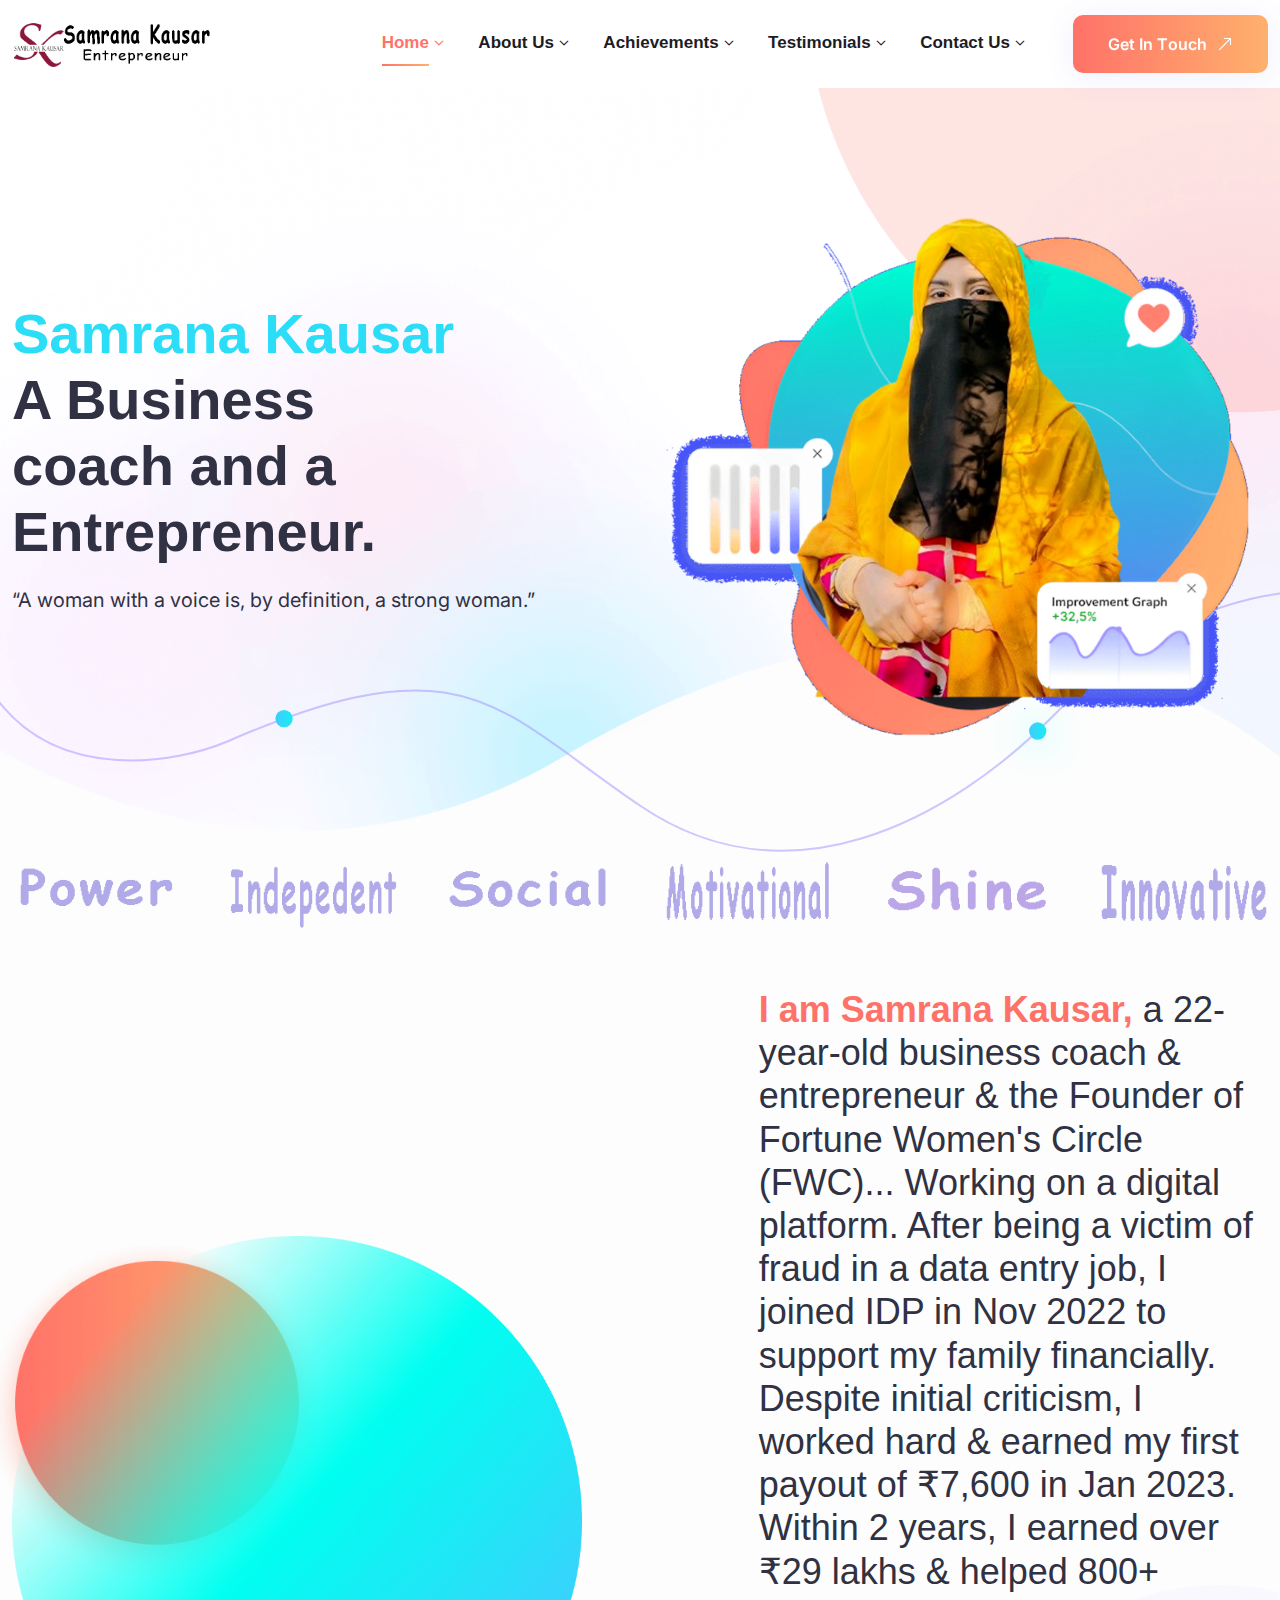
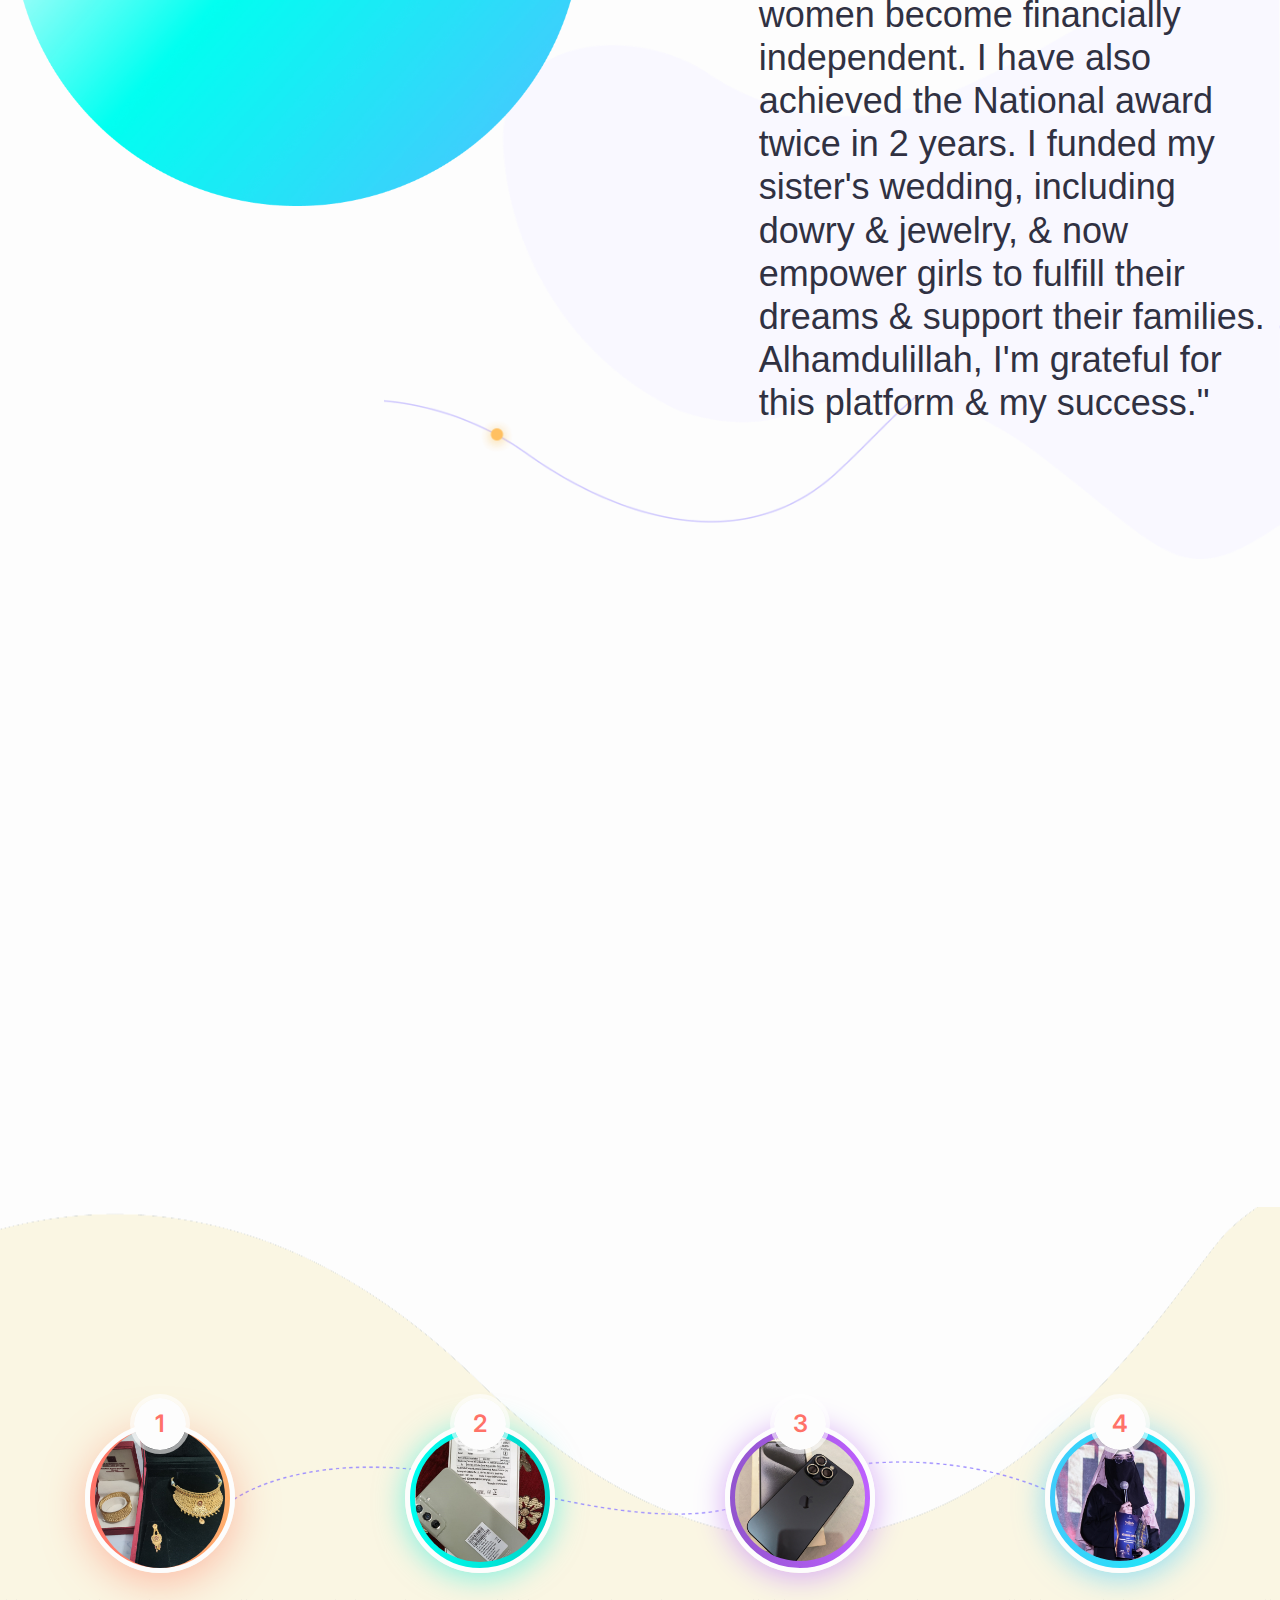
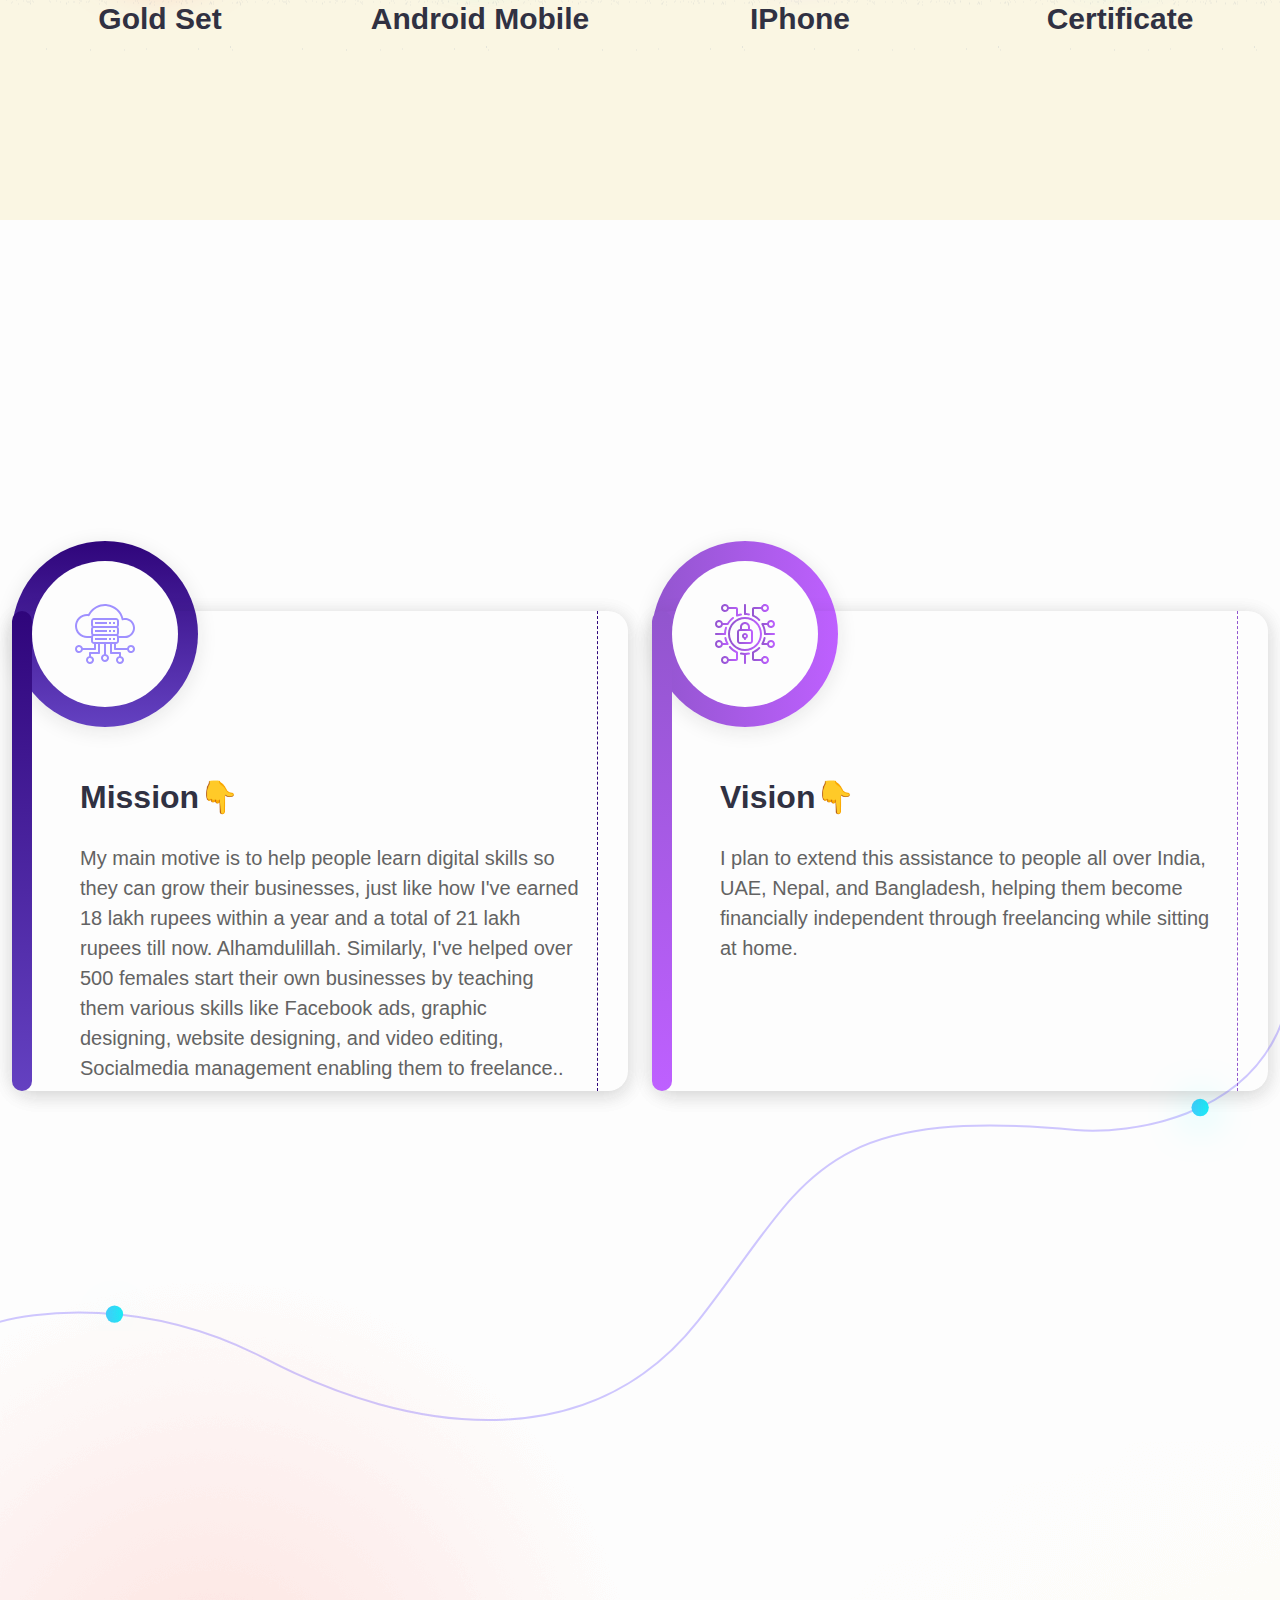
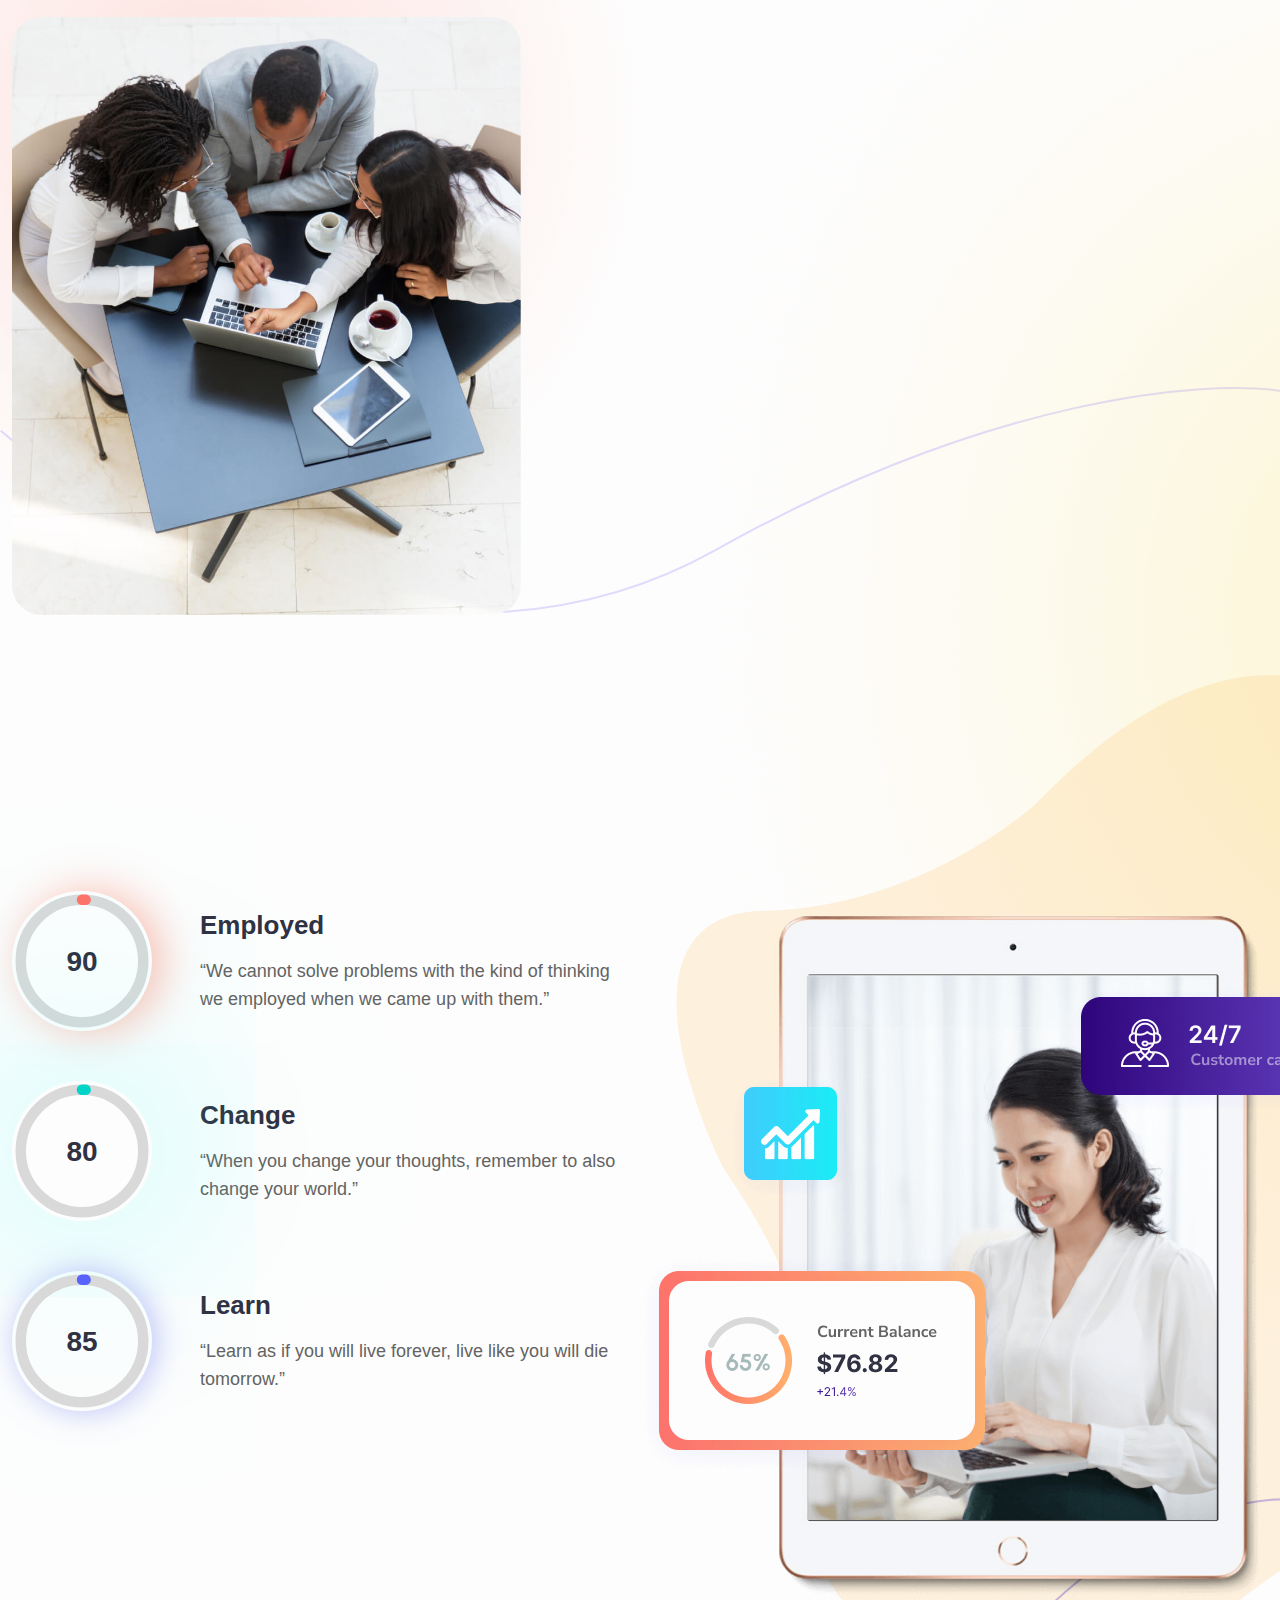
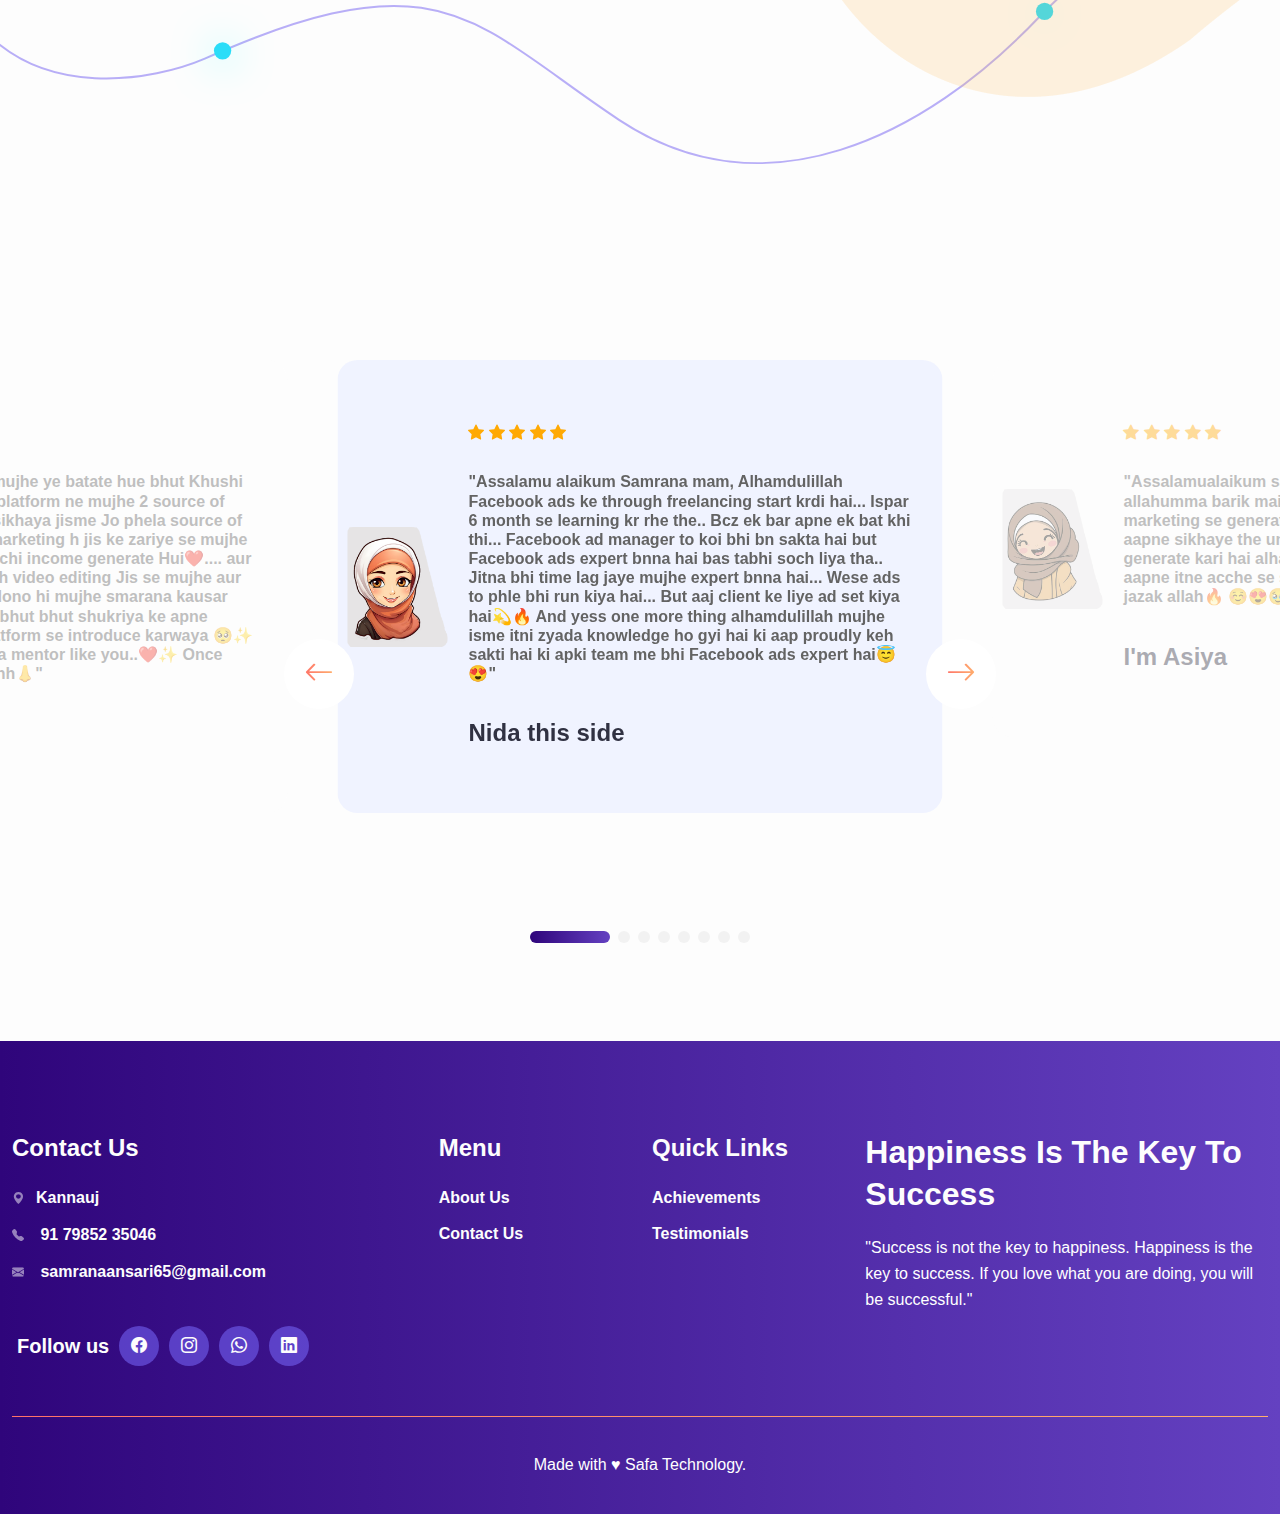
<file: index.html>
<!DOCTYPE html>
<html lang="zxx">
    
<!-- Mirrored from wpthemebooster.com/demo/themeforest/html/digicove/index.html by HTTrack Website Copier/3.x [XR&CO'2014], Fri, 19 Apr 2024 05:22:52 GMT -->
<head>
        <!-- Meta Tags -->
        <meta charset="utf-8">
        <meta http-equiv="X-UA-Compatible" content="IE=edge">
        <meta name="viewport" content="width=device-width, initial-scale=1, maximum-scale=1, user-scalable=0">
        <meta name="description" content="Mrittik is a Modern Architecture Theme">
        <meta name="author" content="">

        <!-- Favicon and touch Icons -->
        <link href="assets/img/01.png" rel="shortcut icon" type="image/png">
        <link href="assets/img/apple-touch-icon.html" rel="apple-touch-icon">
        <link href="assets/img/apple-touch-icon-72x72.html" rel="apple-touch-icon" sizes="72x72">
        <link href="assets/img/apple-touch-icon-114x114.html" rel="apple-touch-icon" sizes="114x114">
        <link href="assets/img/apple-touch-icon-144x144.html" rel="apple-touch-icon" sizes="144x144">

        <!-- Page Title -->
        <title>Samrana Kausar - Home</title>
        
        <!-- Styles Include -->
        <link rel="stylesheet" href="assets/css/main.css">
        
    </head>


    <body>

        <!-- Preloader -->
        <div id="preloader">
			<div class="preloader-inner">
				<div class="spinner"></div>
				<div class="loading-text">
				
				    <span data-preloader-text="F" class="characters">F</span>
					
					<span data-preloader-text="W" class="characters">W</span>
					
					<span data-preloader-text="C" class="characters">C</span><br>
					
					<span data-preloader-text="By" class="characters">by</span><br>
					
					<span data-preloader-text="S" class="characters">S</span>

					<span data-preloader-text="A" class="characters">A</span>
					
					<span data-preloader-text="M" class="characters">M</span>
					
					<span data-preloader-text="R" class="characters">R</span>

					<span data-preloader-text="A" class="characters">A</span>
	
				    <span data-preloader-text="N" class="characters">N</span>
					
					<span data-preloader-text="A" class="characters">A</span><br>
					
					<span data-preloader-text="K" class="characters">K</span>
					<span data-preloader-text="A" class="characters">A</span>
					<span data-preloader-text="U" class="characters">U</span>
					<span data-preloader-text="S" class="characters">S</span>
					<span data-preloader-text="A" class="characters">A</span>
					<span data-preloader-text="R" class="characters">R</span>
					
					
				</div>
			</div>
		</div>

        
        <!-- Header -->
		<header class="header py-4 py-lg-0">				
            <div class="container">
                <div class="header_inner d-flex align-items-center justify-content-between">
                    <div class="logo flex-shrink-0">
                        <a href="index.html" class="logo-default"><img src="assets/img/logo.png" alt="logo"></a>
                    </div>

                    
                    <div class="header_right_part d-flex align-items-center justify-content-between gap-lg-5">
                        <div class="mainnav d-none d-lg-block">
                            <ul class="main-menu">
                                <li class="menu-item menu-item-has-children"><a href="index.html"><span>Home</span></a>
                                   
                                </li>

                                <li class="menu-item menu-item-has-children"><a href="about.html"><span>About Us</span></a>
                                    
                                </li>

                                <li class="menu-item menu-item-has-children"><a href="achievement.html"><span>Achievements</span></a>
                                    
                                </li>

                                <li class="menu-item menu-item-has-children"><a href="testimonial.html"><span>Testimonials</span></a>
                                    
                                </li>

                                <li class="menu-item menu-item-has-children"><a href="contact.html"><span>Contact Us</span></a>
                                    
                                </li>
                                
                            </ul>
                        </div>

                        <div class="btn-part d-flex align-items-center gap-4">
                            <div class="btn-group d-none d-lg-block">								
                                <a href="contact.html" class="btn">Get In Touch <span class="btn-arrow-hover"><i class="bi bi-arrow-up-right"></i><i class="bi bi-arrow-up-right"></i></span></a>
                            </div>

                            <!-- Mobile Responsive Menu Toggle Button -->
                            <button type="button" class="mr-menu_toggle d-lg-none">
                                <i class="bi bi-list"></i>
                            </button>
                        </div>
                    </div>
                </div>
			</div>
		</header>

        <!-- Mobile Responsive Menu -->
		<div class="mr-menu">
			<div class="mr-menu_overlay"></div>
			<button type="button" class="mr-menu_close"><i class="bi bi-x-lg"></i></button>
            <div class="logo"></div> <!-- Keep this div empty. Logo will come here by JavaScript -->
			<div class="mr_navmenu"></div> <!-- Keep this div empty. Menu will come here by JavaScript -->
		</div>

        
        <!-- Main Wrapper-->
        <main class="wrapper">

            <section class="wptb-slider" style="background-image: url('assets/img/slider/bg-1.png')">
                <div class="container">
                    <div class="wptb-slider--wrapper">
                        <div class="wptb-slider--item">
                            <div class="row align-items-center">
                                <div class="col-md-6 col-sm-9">
                                    <div class="wptb-slider--content">
                                        <h1>
                                            <a href="index.html">Samrana Kausar</a><br> A Business <br>coach and a Entrepreneur.
                                        </h1>
                                        <p>“A woman with a voice is, by definition, a strong woman.” </p>

                                    </div>
                                </div>
                                <div class="col-md-6">
                                    <div class="wptb-slider--img">
                                        <img src="assets/img/slider/home0.png" alt="img">
                                    </div>
                                </div>
                            </div>
                        </div>
                    </div>
                </div>

                <div class="wptb_circle_svg">
                    <div class="wptb-circle-svg">
                        <svg xmlns="http://www.w3.org/2000/svg" width="1920" height="427" viewBox="0 0 1920 427" fill="none">
                          <defs>
                            <linearGradient class="linear-dot1" id="grad-pxl_circle_svg-80ddff8-9642" x1="0%" y1="0%" x2="100%" y2="0%">
                              <stop class="stop1" offset="0%" style="stop-color:#40CCFC;stop-opacity:1"></stop>
                              <stop class="stop2" offset="100%" style="stop-color:#1AECF5;stop-opacity:1"></stop>
                            </linearGradient>
                            <linearGradient class="linear-dot2" id="grad1-pxl_circle_svg-80ddff8-9642" x1="0%" y1="0%" x2="100%" y2="0%">
                              <stop class="stop1" offset="0%" style="stop-color:#40CCFC;stop-opacity:1"></stop>
                              <stop class="stop2" offset="100%" style="stop-color:#1AECF5;stop-opacity:1"></stop>
                            </linearGradient>
                          <filter id="Slphvog701" filterUnits="userSpaceOnUse" class="filter1"><feGaussianBlur in="SourceAlpha" stdDeviation="30"></feGaussianBlur><feOffset dx="0" dy="4" result="offsetblur"></feOffset><feFlood flood-color="rgba(0,255,255,0.6)"></feFlood><feComposite in2="offsetblur" operator="in"></feComposite><feComponentTransfer><feFuncA type="linear" slope="1"></feFuncA></feComponentTransfer><feMerge><feMergeNode></feMergeNode><feMergeNode in="SourceGraphic"></feMergeNode></feMerge></filter><filter id="Slphvog703" filterUnits="userSpaceOnUse" class="filter2"><feGaussianBlur in="SourceAlpha" stdDeviation="30"></feGaussianBlur><feOffset dx="0" dy="4" result="offsetblur"></feOffset><feFlood flood-color="rgba(0,255,255,0.1)"></feFlood><feComposite in2="offsetblur" operator="in"></feComposite><feComponentTransfer><feFuncA type="linear" slope="1"></feFuncA></feComponentTransfer><feMerge><feMergeNode></feMergeNode><feMergeNode in="SourceGraphic"></feMergeNode></feMerge></filter></defs>
                          <g id="Layer_1" data-name="Layer 1">
                            <path opacity="0.5" d="M1963.27 1.97358C1896.79 0.900079 1729.41 34.3598 1591.66 176.786C1419.48 354.82 1177.97 470.302 962.069 324.555C746.172 178.809 699.72 70.6777 341.057 226.951C265.814 258.729 91.3329 290.543 -4.64152 163.581" stroke="#9F90FF" stroke-width="3"></path>    </g>
                        <desc>Created with Snap</desc><circle cx="1556.5685281325261" cy="211.27524748185652" r="13" id="circle1" fill="url(#grad-pxl_circle_svg-80ddff8-9642)" filter="url('#Slphvog701')" style="" class="dot" transform="matrix(1,0,0,1,0,0)"></circle><circle cx="426.0650612481827" cy="192.6855549162514" r="13" id="circle2" fill="url(#grad1-pxl_circle_svg-80ddff8-9642)" filter="url('#Slphvog703')" style="" class="dot" transform="matrix(1,0,0,1,0,0)"></circle></svg>    
                    </div>
                </div>
            </section>

            <section class="wptb-partner--carousel style-seo pb-0">
                <div class="container">
                    <div class="swiper-container">    
                        <!-- swiper slides -->
                        <div class="swiper-wrapper">
                            <div class="swiper-slide">
                                <div class="wptb-partner--image">
                                    <a href="#">
                                        <img src="assets/img/clients/logo-01.png" alt="" class="img-fluid">
                                        <img src="assets/img/clients/logo-01.png" alt="" class="img-fluid">
                                    </a>
                                </div>
                            </div>

                            <div class="swiper-slide">
                                <div class="wptb-partner--image">
                                    <a href="#">
                                        <img src="assets/img/clients/logo-02.png" alt="" class="img-fluid">
                                        <img src="assets/img/clients/logo-02.png" alt="" class="img-fluid">
                                    </a>
                                </div>
                            </div>
                            
                            <div class="swiper-slide">
                                <div class="wptb-partner--image">
                                    <a href="#">
                                        <img src="assets/img/clients/logo-03.png" alt="" class="img-fluid">
                                        <img src="assets/img/clients/logo-03.png" alt="" class="img-fluid">
                                    </a>
                                </div>
                            </div>
                            
                            <div class="swiper-slide">
                                <div class="wptb-partner--image">
                                    <a href="#">
                                        <img src="assets/img/clients/logo-04.png" alt="" class="img-fluid">
                                        <img src="assets/img/clients/logo-04.png" alt="" class="img-fluid">
                                    </a>
                                </div>
                            </div>
                            
                            <div class="swiper-slide">
                                <div class="wptb-partner--image">
                                    <a href="#">
                                        <img src="assets/img/clients/logo-05.png" alt="" class="img-fluid">
                                        <img src="assets/img/clients/logo-05.png" alt="" class="img-fluid">
                                    </a>
                                </div>
                            </div>
                            
                            <div class="swiper-slide">
                                <div class="wptb-partner--image">
                                    <a href="#">
                                        <img src="assets/img/clients/logo-06.png" alt="" class="img-fluid">
                                        <img src="assets/img/clients/logo-06.png" alt="" class="img-fluid">
                                    </a>
                                </div>
                            </div>
                            
                            <div class="swiper-slide">
                                <div class="wptb-partner--image">
                                    <a href="#">
                                        <img src="assets/img/clients/logo-03.png" alt="" class="img-fluid">
                                        <img src="assets/img/clients/logo-03.png" alt="" class="img-fluid">
                                    </a>
                                </div>
                            </div>
							<div class="swiper-slide">
                                <div class="wptb-partner--image">
                                    <a href="#">
                                        <img src="assets/img/clients/logo-04.png" alt="" class="img-fluid">
                                        <img src="assets/img/clients/logo-04.png" alt="" class="img-fluid">
                                    </a>
                                </div>
                            </div>
							
                        </div>
                        <!-- !swiper slides -->
                    </div>
                </div>
            </section>

            <section class="wptb-video-wrapper" style="background-image: url('assets/img/background/bg-2.png'); background-position: right; background-repeat: no-repeat;">
                <div class="container">
                    <div class="row align-items-center">
                        <div class="col-md-7">
                            <div class="wptb-video-inner position-relative">
                                <div class="wptb-circle-image--one">
                                    <div class="wptb-circle-image">
                                        <img src="assets/img/ellipse-1.png" alt="">
                                    </div>
                                </div>
                                <div class="wptb-circle-image--two">
                                    <div class="wptb-circle-image">
                                        <img src="assets/img/ellipse-2.png" alt="">
                                    </div>
                                </div>

                                <div class="wptb-video-player wptb-video-player1 wow zoomIn">
                                    <div class="wptb-video--inner">
                                        <div class="wptb-video--holder"><img src="assets/img/laptop4.png" alt="video"></div>
                                        <div class="btn-video-wrap">
                                            
                                            <span></span> <span class="wptb-shadow-gradient"></span>
                                        </div>
                                    </div>
                                </div>
                            </div>
                        </div>

                        <div class="col-md-5">
                            <div class="wptb-video-content">
                                <h2><a href="index.html"><strong>I am Samrana Kausar,</strong></a> a 22-year-old business coach & entrepreneur & the Founder of Fortune Women's Circle (FWC)... Working on a digital platform. 
								After being a victim of fraud in a data entry job, I joined IDP in Nov 2022 to support my family financially. Despite initial criticism, I worked hard & earned my first payout of ₹7,600 in 
								Jan 2023. Within 2 years, I earned over ₹29 lakhs & helped 800+ women become financially independent. I have also achieved the National award twice in 2 years. I funded my sister's wedding, 
								including dowry & jewelry, & now empower girls to fulfill their dreams & support their families. Alhamdulillah, I'm grateful for this platform & my success."
                            </div>
                        </div>
						<div style="height: 0; padding-bottom: calc(52.50%); position:relative; width: 100%;"><iframe allow="autoplay; gyroscope;" allowfullscreen height="100%" referrerpolicy="strict-origin" src="https://www.kapwing.com/e/685fcce8b06c41b73f9524ec" style="border:0; height:100%; left:0; overflow:hidden; position:absolute; top:0; width:100%" title="Embedded content made on Kapwing" width="100%"></iframe></div>
						
                    </div>
                </div>
				
            </section>


<section class="wptb-casestudies section-lg" style="background-image: url('assets/img/background/bg-311.png');">
                <!-- Work Process -->
				
                <div class="wptb-workprocess mr-bottom-50">
                    <div class="container">
                        

                        <div class="row">
						<div class="wptb-heading">
                        <div class="wptb-heading--inner text-center">
                            <div class="wptb-heading--subtitle primary-gradient wow fadeInUp">My Achievements</div>
                           
                        </div>
                    </div>
                            <div class="col-lg-3 col-md-6">
                                <div class="wptb-process one">
                                    <div class="wptb-item--inner">
                                        <div class="wptb-item--image">
                                            <div class="wptb-item--icon">
                                                <img src="assets/img/services/01.jpg" alt="img">
                                            </div>
                                            <div class="wptb-item--step">1</div>
                                        </div>
                                        <div class="wptb-item--meta">
                                            <h5 class="wptb-item--title"><a href="achievement.html">Gold Set</h5></a>
                                           
                                        </div>
                                    </div>
                                </div>                            
                            </div>

                            <div class="col-lg-3 col-md-6">
                                <div class="wptb-process two">
                                    <div class="wptb-item--inner">
                                        <div class="wptb-item--image">
                                            <div class="wptb-item--icon">
                                                <img src="assets/img/services/02.jpg" alt="img">
                                            </div>
                                            <div class="wptb-item--step">2</div>
                                        </div>
                                        <div class="wptb-item--meta">
                                            <h5 class="wptb-item--title"><a href="achievement.html">Android Mobile</h5></a>
                                            
                                        </div>
                                    </div>
                                </div>                            
                            </div>

                            <div class="col-lg-3 col-md-6">
                                <div class="wptb-process three">
                                    <div class="wptb-item--inner">
                                        <div class="wptb-item--image">
                                            <div class="wptb-item--icon">
                                                <img src="assets/img/services/03.jpg" alt="img">
                                            </div>
                                            <div class="wptb-item--step">3</div>
                                        </div>
                                        <div class="wptb-item--meta">
                                            <h5 class="wptb-item--title"><a href="achievement.html">IPhone</h5></a>
                                            
                                        </div>
                                    </div>
                                </div>                            
                            </div>

                            <div class="col-lg-3 col-md-6">
                                <div class="wptb-process four">
                                    <div class="wptb-item--inner">
                                        <div class="wptb-item--image">
                                            <div class="wptb-item--icon">
                                                <img src="assets/img/services/04.jpg" alt="img">
                                            </div>
                                            <div class="wptb-item--step">4</div>
                                        </div>
                                        <div class="wptb-item--meta">
                                            <h5 class="wptb-item--title"><a href="achievement.html">Certificate</h5></a>
                                            
                                        </div>
                                    </div>
                                </div>                            
                            </div>
                        </div>
                    </div>
                </div>
            </section>


 <section>
                <div class="container">

                    <!-- Services Grid -->
                    <div class="row mr-top-30">
                          <div class="wptb-heading">
                        <div class="wptb-heading--inner text-center">
                            <div class="wptb-heading--subtitle primary-gradient wow fadeInUp">My Wishes</div>
                            <h2 class="wptb-heading--title wow fadeInUp"> Don't wish it were easier<br> wish you were better.</h2>
                        </div>
                    </div>

                        <div class="col-xxl-6 col-lg-6 col-md-6">
                            <div class="wptb-fancy-box1 two">
                                <div class="wptb-item--inner">
                                    <div class="diviver"></div>
                                    <div class="wptb-fancy-icon">
                                        <img src="assets/img/services/service-icon2.svg" alt="img">
                                    </div>
                                    <div class="wptb-item--holder">
                                        <h4><a class="wptb-item--title" href="#"> Mission👇 </a></h4>
                                        <div class="wptb-item--desc">My main motive is to help people learn digital skills so they can grow their businesses, just like how I've earned 18 lakh rupees within a year and a total of 21 lakh rupees till now. Alhamdulillah. Similarly, I've helped over 500 females start their own businesses by teaching them various skills like Facebook ads, graphic designing, website designing, and video editing, Socialmedia management enabling them to freelance..</div>
                                    </div>
                                </div>
                            </div>
                            
                        </div>

                        
                        <div class="col-xxl-6 col-lg-6 col-md-6">
                            <div class="wptb-fancy-box1 four mb-md-0 mb-0">
                                <div class="wptb-item--inner">
                                    <div class="diviver"></div>
                                    <div class="wptb-fancy-icon">
                                        <img src="assets/img/services/service-icon4.svg" alt="img">
                                    </div>
                                    <div class="wptb-item--holder">
                                        <h4><a class="wptb-item--title" href="#">Vision👇 </a></h4>
                                        <div class="wptb-item--desc"> I plan to extend this assistance to people all over India, UAE, Nepal, and Bangladesh, helping them become financially independent through freelancing while sitting at home.</div><br><br><br><br>
                                    </div>
                                </div>
                            </div>
                            
                        </div>
                    </div>
                </div>
            </section>

            <section class="wptb-why-choose">
                <div class="wptb_circle_svg">
                    <div class="wptb-circle-svg">
                        <svg xmlns="http://www.w3.org/2000/svg" width="1920" height="427" viewBox="0 0 1920 427" fill="none">
                          <defs>
                            <linearGradient class="linear-dot1" id="grad-pxl_circle_svg-db37f59-6755" x1="0%" y1="0%" x2="100%" y2="0%">
                              <stop class="stop1" offset="0%" style="stop-color:#40CCFC;stop-opacity:1"></stop>
                              <stop class="stop2" offset="100%" style="stop-color:#1AECF5;stop-opacity:1"></stop>
                            </linearGradient>
                            <linearGradient class="linear-dot2" id="grad1-pxl_circle_svg-db37f59-6755" x1="0%" y1="0%" x2="100%" y2="0%">
                              <stop class="stop1" offset="0%" style="stop-color:#40CCFC;stop-opacity:1"></stop>
                              <stop class="stop2" offset="100%" style="stop-color:#1AECF5;stop-opacity:1"></stop>
                            </linearGradient>
                          <filter id="Slphyr24w1j" filterUnits="userSpaceOnUse" class="filter1"><feGaussianBlur in="SourceAlpha" stdDeviation="30"></feGaussianBlur><feOffset dx="0" dy="4" result="offsetblur"></feOffset><feFlood flood-color="rgba(0,255,255,0.6)"></feFlood><feComposite in2="offsetblur" operator="in"></feComposite><feComponentTransfer><feFuncA type="linear" slope="1"></feFuncA></feComponentTransfer><feMerge><feMergeNode></feMergeNode><feMergeNode in="SourceGraphic"></feMergeNode></feMerge></filter><filter id="Slphyr24w1l" filterUnits="userSpaceOnUse" class="filter2"><feGaussianBlur in="SourceAlpha" stdDeviation="30"></feGaussianBlur><feOffset dx="0" dy="4" result="offsetblur"></feOffset><feFlood flood-color="rgba(0,255,255,0.1)"></feFlood><feComposite in2="offsetblur" operator="in"></feComposite><feComponentTransfer><feFuncA type="linear" slope="1"></feFuncA></feComponentTransfer><feMerge><feMergeNode></feMergeNode><feMergeNode in="SourceGraphic"></feMergeNode></feMerge></filter></defs>
                          <g id="Layer_1" data-name="Layer 1">
                            <path opacity="0.5" d="M-14.9456 461.346C48.5506 439.593 219.725 419.185 396.455 511.575C617.367 627.062 885.327 661.482 1047.16 455.635C1208.99 249.787 1219.85 132.538 1613.03 169.184C1695.21 175.915 1872.69 151.729 1925.22 1.13761" stroke="#9F90FF" stroke-width="3"></path>    </g>
                        <desc>Created with Snap</desc><circle cx="1800.2028300778322" cy="135.52993210322308" r="13" id="circle1" fill="url(#grad-pxl_circle_svg-db37f59-6755)" filter="url('#Slphyr24w1j')" style="" class="dot" transform="matrix(1,0,0,1,0,0)"></circle><circle cx="171.70756188613706" cy="445.32123056371114" r="13" id="circle2" fill="url(#grad1-pxl_circle_svg-db37f59-6755)" filter="url('#Slphyr24w1l')" style="" class="dot" transform="matrix(1,0,0,1,0,0)"></circle></svg>    
                      </div>
                </div>

                <div class="wptb-why-choose-particle">
                    
                    <div class="wptb-why-choose-particle--item first"> 
                        <img src="assets/img/background/bg-3.png" class="img-fluid" alt="">
                    </div>
                    <div class="wptb-why-choose-particle--item second"> 
                        <img src="assets/img/background/bg-4.png" class="img-fluid" alt="">
                    </div>
                </div>

                <div class="container">
                    <div class="wptb-heading">
                        <div class="wptb-heading--inner text-center">
                            <div class="wptb-heading--subtitle primary-gradient wow fadeInUp">Success</div>
                            <h2 class="wptb-heading--title wow fadeInUp"> We prove better <br> how to get successful</h2>
                        </div>
                    </div>

                    <div class="row align-items-center">
                        <div class="col-lg-5">
                            <div class="wptb-why-choose-image-holder">
                                <img src="assets/img/services/service10.jpg" alt="img">
                            </div>
                        </div>
                        <div class="col-lg-7">
                            <!-- Item 1 -->
                            <div class="wptb-icon-box wptb-icon-box1 style-1 wow fadeInRight">
                                <div class="wptb-item--inner">
                                    <div class="wptb-item--icon">
                                        <svg xmlns="http://www.w3.org/2000/svg" width="42" height="42" viewBox="0 0 42 42" fill="none">
                                            <path
                                                d="M42 23.7471V18.253C42 17.9202 41.7583 17.6367 41.4297 17.5841L38.0689 17.0462C37.6339 15.1589 36.8938 13.3738 35.8641 11.7281L37.8614 8.96947C38.0567 8.69995 38.027 8.32855 37.7918 8.09323L33.9069 4.20839C33.6716 3.97316 33.3002 3.94352 33.0305 4.1387L30.2719 6.13599C28.6257 5.10614 26.8408 4.36615 24.9538 3.93107L24.4159 0.570388C24.3633 0.241755 24.0797 0 23.7469 0H18.2529C17.9201 0 17.6366 0.241754 17.584 0.570304L17.0461 3.93099C15.1589 4.36606 13.3738 5.10606 11.7279 6.13582L8.96937 4.13862C8.69993 3.94344 8.32845 3.97307 8.09304 4.20831L4.20813 8.09315C3.9729 8.32846 3.94326 8.69986 4.13852 8.96947L6.13581 11.728C5.10563 13.3748 4.36563 15.1596 3.9309 17.0461L0.570218 17.5841C0.241669 17.6367 0 17.9202 0 18.253V23.7471C0 24.0799 0.241669 24.3634 0.570302 24.4159L3.93098 24.9539C4.36605 26.841 5.10613 28.6261 6.1359 30.272L4.13861 33.0306C3.94334 33.3001 3.97298 33.6715 4.20821 33.9069L8.09313 37.7917C8.32862 38.0271 8.70001 38.0564 8.96946 37.8614L11.728 35.8641C13.3748 36.8943 15.1598 37.6344 17.0462 38.069L17.5841 41.4297C17.6367 41.7582 17.9203 42 18.253 42H23.747C24.0798 42 24.3633 41.7582 24.4159 41.4297L24.8986 38.4148C26.663 40.5998 29.3622 42 32.3828 42C37.6858 42.0001 42 37.6858 42 32.3829C42 29.3623 40.5997 26.6629 38.4147 24.8985L41.4296 24.4159C41.7583 24.3634 42 24.0799 42 23.7471ZM33.1007 22.7926C32.8636 22.775 32.6243 22.7658 32.3828 22.7658C30.9286 22.7658 29.5491 23.0909 28.3121 23.6712V22.6C28.3121 20.9994 27.1001 19.7808 24.9865 19.2565C24.25 19.0739 23.5142 18.943 22.7806 18.8603C23.9025 18.0729 24.6631 16.5668 24.6631 14.841C24.6631 12.5068 23.2595 11.0567 21.0001 11.0567C18.7406 11.0567 17.3369 12.5068 17.3369 14.841C17.3369 16.5631 18.0944 18.0663 19.2123 18.8551C18.4721 18.9376 17.7367 19.0705 17.008 19.2579C14.867 19.8082 13.6879 20.9951 13.6879 22.6V28.6271C13.6879 29.0012 13.9912 29.3045 14.3653 29.3045H23.271C22.9435 30.2715 22.7658 31.3068 22.7658 32.3829C22.7658 32.6243 22.7749 32.8637 22.7925 33.1007C22.2 33.1878 21.5994 33.2319 21 33.2319C14.2554 33.2319 8.76818 27.7447 8.76818 21C8.76818 14.2552 14.2554 8.76811 21 8.76811C27.7446 8.76811 33.2318 14.2554 33.2318 21C33.2318 21.5995 33.1877 22.2 33.1007 22.7926ZM24.6198 23.3081C24.2457 23.3081 23.9424 23.6114 23.9424 23.9855V27.7772C23.9111 27.8343 23.8806 27.8919 23.8505 27.9496H18.0575V23.9855C18.0575 23.6114 17.7541 23.3081 17.38 23.3081C17.0059 23.3081 16.7026 23.6114 16.7026 23.9855V27.9496H15.0426V22.5999C15.0426 21.4113 16.2947 20.84 17.3452 20.57C19.7268 19.9575 22.1878 19.958 24.6603 20.5714C25.5181 20.7842 26.9572 21.3306 26.9572 22.5999V24.4467C26.3503 24.8629 25.7932 25.3467 25.2972 25.8875V23.9854C25.2972 23.6114 24.9939 23.3081 24.6198 23.3081ZM21 18.0876C19.7272 18.0876 18.6917 16.6311 18.6917 14.8409C18.6917 12.727 20.1379 12.4114 21 12.4114C21.8621 12.4114 23.3082 12.7271 23.3082 14.8409C23.3082 16.6312 22.2727 18.0876 21 18.0876ZM40.6452 32.3829C40.6452 36.9388 36.9387 40.6452 32.3828 40.6452C27.827 40.6452 24.1206 36.9388 24.1206 32.3829C24.1206 27.827 27.827 24.1207 32.3828 24.1207C36.9387 24.1207 40.6452 27.8271 40.6452 32.3829ZM40.6452 23.1695L37.3977 23.6892C37.2277 23.7165 37.0793 23.8069 36.9763 23.9356C36.1909 23.5068 35.3392 23.1849 34.4412 22.9884C34.5377 22.331 34.5867 21.6648 34.5867 21C34.5867 13.5083 28.4917 7.41335 20.9999 7.41335C13.5082 7.41335 7.41325 13.5084 7.41325 21C7.41325 28.4917 13.5082 34.5868 20.9999 34.5868C21.6648 34.5868 22.3309 34.5379 22.9882 34.4413C23.1848 35.3393 23.5068 36.191 23.9356 36.9765C23.8068 37.0795 23.7165 37.2278 23.6892 37.3979L23.1693 40.6452H18.8306L18.3107 37.3979C18.2661 37.1189 18.0531 36.897 17.7762 36.841C15.7376 36.4285 13.821 35.6339 12.08 34.4794C11.8448 34.3235 11.5373 34.3297 11.3084 34.4954L8.64277 36.4254L5.57482 33.3574L7.50479 30.6916C7.67042 30.4628 7.67677 30.1554 7.52071 29.92C6.36673 28.1802 5.57211 26.2637 5.15914 24.2238C5.10309 23.9469 4.88115 23.7339 4.6023 23.6893L1.35484 23.1695V18.8306L4.60222 18.3108C4.88115 18.2661 5.10309 18.0531 5.15906 17.7763C5.57169 15.7375 6.36622 13.8211 7.52063 12.0801C7.67677 11.8448 7.67042 11.5372 7.50471 11.3084L5.57474 8.64287L8.64269 5.57483L11.3083 7.50481C11.537 7.67043 11.8447 7.6767 12.08 7.52064C13.8198 6.36674 15.7363 5.57212 17.7762 5.15907C18.0531 5.10301 18.266 4.88107 18.3107 4.60223L18.8306 1.35484H23.1693L23.6892 4.60223C23.7338 4.88107 23.9469 5.10301 24.2237 5.15907C26.2631 5.57204 28.1796 6.36665 29.9199 7.52064C30.1552 7.67662 30.4626 7.67043 30.6915 7.50472L33.3571 5.57475L36.4252 8.64279L34.4952 11.3084C34.3296 11.5372 34.3232 11.8447 34.4793 12.0801C35.6332 13.8197 36.4277 15.7362 36.8409 17.7763C36.8969 18.0531 37.1189 18.2661 37.3977 18.3108L40.6452 18.8306V23.1695ZM35.1101 28.6538L31.0623 32.7605L29.6558 31.354C29.2794 30.9776 28.779 30.7702 28.2466 30.7702C27.7142 30.7702 27.2138 30.9775 26.8374 31.3539C26.4609 31.7303 26.2536 32.2308 26.2536 32.7631C26.2536 33.2955 26.4608 33.7959 26.8373 34.1723L29.6586 36.9936C30.0472 37.3821 30.5575 37.5764 31.0678 37.5763C31.5782 37.5763 32.0886 37.382 32.4771 36.9935C33.9159 35.5546 36.8534 32.5477 37.9333 31.457C38.308 31.0802 38.5135 30.5802 38.5121 30.0489C38.5105 29.5175 38.3022 29.0185 37.9255 28.6439C37.1478 27.8704 35.8857 27.8739 35.1101 28.6538ZM36.9715 30.5029C35.8873 31.5979 32.9523 34.6024 31.519 36.0356C31.2702 36.2844 30.8653 36.2844 30.6166 36.0356L27.7954 33.2144H27.7954C27.6749 33.0939 27.6085 32.9337 27.6085 32.7632C27.6085 32.5928 27.6749 32.4325 27.7954 32.312C27.9159 32.1915 28.0761 32.1252 28.2466 32.1252C28.4171 32.1252 28.5772 32.1915 28.6978 32.312L30.5868 34.201C30.7139 34.328 30.8862 34.3994 31.0658 34.3994H31.0682C31.2488 34.3987 31.4215 34.3261 31.5482 34.1976L36.0728 29.6072C36.3194 29.3591 36.722 29.3581 36.9702 29.6047C37.0903 29.7242 37.1567 29.8833 37.1572 30.0528C37.1576 30.2221 37.0921 30.3816 36.9715 30.5029Z"
                                                fill="#FDFDFD"
                                            ></path>
                                        </svg>
                                    </div>
                                    <div class="wptb-item--box">
                                       
                                        <div class="wptb-item--description">"If everyone is moving forward together, then success takes care of itself."</div>
                                    </div>
                                </div>
                            </div>
                            
                            <!-- Item 2 -->
                            <div class="wptb-icon-box wptb-icon-box1 style-1 ms-0 wow fadeInLeft">
                                <div class="wptb-item--inner">
                                    <div class="wptb-item--icon secondary">
                                        <svg xmlns="http://www.w3.org/2000/svg" width="36" height="42" viewBox="0 0 36 42" fill="none">
                                            <path
                                                d="M18.0006 4.10338C18.1598 4.10328 18.3124 4.03812 18.425 3.92219C18.5375 3.80627 18.6008 3.64907 18.6009 3.48513V0.618245C18.6009 0.454276 18.5377 0.297023 18.4251 0.181079C18.3125 0.0651362 18.1598 0 18.0006 0C17.8415 0 17.6888 0.0651362 17.5762 0.181079C17.4636 0.297023 17.4004 0.454276 17.4004 0.618245V3.48513C17.4005 3.64907 17.4638 3.80627 17.5763 3.92219C17.6889 4.03812 17.8415 4.10328 18.0006 4.10338Z"
                                                fill="#FDFDFD"
                                            ></path>
                                            <path
                                                d="M35.4 17.9214H32.6169C32.4577 17.9214 32.305 17.9865 32.1924 18.1025C32.0798 18.2184 32.0166 18.3757 32.0166 18.5396C32.0166 18.7036 32.0798 18.8609 32.1924 18.9768C32.305 19.0927 32.4577 19.1579 32.6169 19.1579H35.4C35.5592 19.1579 35.7119 19.0927 35.8244 18.9768C35.937 18.8609 36.0003 18.7036 36.0003 18.5396C36.0003 18.3757 35.937 18.2184 35.8244 18.1025C35.7119 17.9865 35.5592 17.9214 35.4 17.9214Z"
                                                fill="#FDFDFD"
                                            ></path>
                                            <path
                                                d="M3.38374 17.9214H0.600258C0.44106 17.9214 0.288382 17.9865 0.175811 18.1025C0.0632412 18.2184 0 18.3757 0 18.5396C0 18.7036 0.0632412 18.8609 0.175811 18.9768C0.288382 19.0927 0.44106 19.1579 0.600258 19.1579H3.38374C3.54294 19.1579 3.69562 19.0927 3.80819 18.9768C3.92076 18.8609 3.984 18.7036 3.984 18.5396C3.984 18.3757 3.92076 18.2184 3.80819 18.1025C3.69562 17.9865 3.54294 17.9214 3.38374 17.9214Z"
                                                fill="#FDFDFD"
                                            ></path>
                                            <path
                                                d="M29.8792 5.43053L27.9107 7.45766C27.8534 7.51471 27.8077 7.58294 27.7762 7.65837C27.7448 7.73381 27.7282 7.81493 27.7276 7.89702C27.7269 7.97911 27.7421 8.06052 27.7723 8.1365C27.8025 8.21247 27.8471 8.28149 27.9034 8.33952C27.9598 8.39756 28.0268 8.44345 28.1006 8.47453C28.1744 8.5056 28.2534 8.52122 28.3331 8.52049C28.4128 8.51976 28.4916 8.50269 28.5648 8.47027C28.6381 8.43786 28.7043 8.39074 28.7596 8.33168L30.7278 6.30455C30.8403 6.18865 30.9036 6.03145 30.9036 5.86754C30.9036 5.70363 30.8403 5.54643 30.7278 5.43053C30.6153 5.31463 30.4626 5.24951 30.3035 5.24951C30.1444 5.24951 29.9917 5.31463 29.8792 5.43053Z"
                                                fill="#FDFDFD"
                                            ></path>
                                            <path
                                                d="M7.24037 28.7471L5.27221 30.7743C5.21486 30.8313 5.16912 30.8995 5.13765 30.9749C5.10617 31.0503 5.0896 31.1315 5.08889 31.2136C5.08818 31.2957 5.10335 31.3771 5.13352 31.4531C5.16369 31.529 5.20824 31.5981 5.26459 31.6561C5.32094 31.7142 5.38795 31.7601 5.46172 31.7912C5.53548 31.8223 5.61452 31.838 5.69422 31.8373C5.77392 31.8366 5.85269 31.8195 5.92593 31.7872C5.99917 31.7548 6.06542 31.7077 6.1208 31.6487L8.08725 29.6201C8.19661 29.5035 8.25714 29.3474 8.25581 29.1853C8.25447 29.0232 8.19137 28.8681 8.0801 28.7534C7.96883 28.6388 7.81829 28.5737 7.66091 28.5723C7.50352 28.5708 7.35188 28.6331 7.23865 28.7457L7.24037 28.7471Z"
                                                fill="#FDFDFD"
                                            ></path>
                                            <path
                                                d="M28.7602 28.7473C28.6464 28.6387 28.4961 28.5796 28.341 28.5826C28.1859 28.5856 28.0379 28.6503 27.9281 28.7632C27.8183 28.8762 27.7552 29.0285 27.7521 29.1882C27.7489 29.348 27.806 29.5028 27.9112 29.6202L29.8798 31.6474C29.9351 31.7064 30.0014 31.7535 30.0746 31.7859C30.1479 31.8183 30.2266 31.8353 30.3063 31.836C30.386 31.8367 30.4651 31.821 30.5388 31.7899C30.6126 31.7588 30.6796 31.7129 30.736 31.6548C30.7923 31.5968 30.8369 31.5277 30.867 31.4518C30.8972 31.3758 30.9124 31.2944 30.9117 31.2123C30.911 31.1302 30.8944 31.0491 30.8629 30.9736C30.8314 30.8982 30.7857 30.83 30.7283 30.773L28.7602 28.7473Z"
                                                fill="#FDFDFD"
                                            ></path>
                                            <path
                                                d="M7.24009 8.33155C7.35406 8.43972 7.50424 8.49826 7.65918 8.49493C7.81412 8.49159 7.9618 8.42663 8.07127 8.31364C8.18074 8.20066 8.24352 8.04843 8.24645 7.88884C8.24937 7.72925 8.19222 7.57468 8.08697 7.45753L6.11881 5.43039C6.00464 5.3239 5.85507 5.26673 5.70109 5.2707C5.54711 5.27468 5.40051 5.3395 5.29166 5.45175C5.18282 5.564 5.12006 5.71506 5.11638 5.87366C5.11271 6.03226 5.1684 6.18624 5.27193 6.3037L7.24009 8.33155Z"
                                                fill="#FDFDFD"
                                            ></path>
                                            <path
                                                d="M30.633 18.5393C30.633 18.5323 30.6313 18.5255 30.6313 18.5185C30.6313 18.4906 30.633 18.463 30.6313 18.4351C30.6067 14.992 29.2581 11.6994 26.881 9.27842C24.5039 6.85749 21.292 5.50568 17.949 5.51914C14.6061 5.5326 11.4046 6.91024 9.04589 9.35025C6.68722 11.7903 5.36368 15.0937 5.36524 18.5368V18.5414C5.36728 20.361 5.73915 22.16 6.45691 23.8227C7.17466 25.4853 8.22241 26.9748 9.53274 28.1952C10.2147 28.8318 10.7596 29.6084 11.1325 30.4751C11.5054 31.3417 11.6979 32.2791 11.6978 33.227V37.8197C11.6991 38.1848 11.816 38.5395 12.0309 38.8298C12.2458 39.1201 12.5469 39.3302 12.8884 39.4282L13.6605 41.5945C13.7028 41.7134 13.7796 41.816 13.8804 41.8884C13.9811 41.9609 14.1011 41.9998 14.224 41.9998H21.7756C21.8985 41.9998 22.0185 41.9609 22.1193 41.8884C22.2201 41.816 22.2968 41.7134 22.3392 41.5945L23.1113 39.4282C23.4527 39.3302 23.7538 39.1201 23.9687 38.8298C24.1836 38.5395 24.3006 38.1848 24.3018 37.8197V33.227C24.3079 32.2702 24.5073 31.3252 24.8872 30.452C25.2671 29.5789 25.8194 28.7967 26.5087 28.1553C27.8027 26.9385 28.8372 25.4582 29.5467 23.8081C30.2562 22.1579 30.6252 20.374 30.6303 18.5693C30.6306 18.5591 30.633 18.5496 30.633 18.5393ZM29.416 17.9211H25.8203C25.7415 17.921 25.6634 17.937 25.5906 17.968C25.5177 17.9991 25.4515 18.0446 25.3958 18.1021C25.34 18.1595 25.2958 18.2276 25.2657 18.3027C25.2355 18.3777 25.22 18.4581 25.2201 18.5393V19.5352C25.2147 19.8607 25.0855 20.171 24.8601 20.3992C24.6347 20.6275 24.3313 20.7554 24.0153 20.7554C23.6992 20.7554 23.3958 20.6275 23.1704 20.3992C22.9451 20.171 22.8158 19.8607 22.8105 19.5352V18.5393C22.8105 18.4581 22.795 18.3777 22.7649 18.3027C22.7347 18.2276 22.6905 18.1595 22.6347 18.1021C22.579 18.0446 22.5128 17.9991 22.44 17.968C22.3671 17.937 22.289 17.921 22.2102 17.9211H18.6001V14.8196H18.9667C19.6046 14.8196 20.2164 14.5586 20.6674 14.094C21.1185 13.6295 21.3719 12.9994 21.3719 12.3424C21.3719 11.6854 21.1185 11.0553 20.6674 10.5907C20.2164 10.1262 19.6046 9.86517 18.9667 9.86517H18.6001V6.77996C21.4273 6.91284 24.1042 8.12932 26.1053 10.1906C28.1065 12.2519 29.2873 15.0091 29.416 17.9211ZM17.3996 6.78278V10.4834C17.3996 10.6474 17.4629 10.8046 17.5755 10.9205C17.688 11.0364 17.8406 11.1016 17.9998 11.1017H18.9667C19.2862 11.1017 19.5926 11.2324 19.8185 11.4651C20.0445 11.6977 20.1714 12.0133 20.1714 12.3424C20.1714 12.6715 20.0445 12.987 19.8185 13.2197C19.5926 13.4524 19.2862 13.5831 18.9667 13.5831H17.9998C17.8406 13.5832 17.688 13.6484 17.5755 13.7643C17.4629 13.8802 17.3996 14.0374 17.3996 14.2014V17.9211H14.3887V17.5434C14.3811 16.8915 14.1244 16.2689 13.6741 15.8107C13.2238 15.3524 12.6163 15.0954 11.9833 15.0954C11.3503 15.0954 10.7429 15.3524 10.2926 15.8107C9.84232 16.2689 9.58558 16.8915 9.57802 17.5434V17.9211H6.58325C6.74284 15.0202 7.9337 12.2813 9.92865 10.227C11.9236 8.17263 14.583 6.9466 17.3996 6.78278ZM10.3378 27.2778C8.09438 25.1878 6.74459 22.2687 6.5829 19.1576H10.1793C10.3385 19.1576 10.4912 19.0924 10.6038 18.9765C10.7163 18.8605 10.7796 18.7033 10.7796 18.5393V17.5434C10.7849 17.2179 10.9142 16.9076 11.1395 16.6794C11.3649 16.4512 11.6683 16.3233 11.9844 16.3233C12.3004 16.3233 12.6038 16.4512 12.8292 16.6794C13.0546 16.9076 13.1838 17.2179 13.1892 17.5434V18.5393C13.1892 18.7033 13.2524 18.8605 13.365 18.9765C13.4776 19.0924 13.6302 19.1576 13.7894 19.1576H17.3996V22.2587H17.0329C16.395 22.2587 15.7832 22.5197 15.3322 22.9842C14.8811 23.4488 14.6277 24.0789 14.6277 24.7359C14.6277 25.3929 14.8811 26.023 15.3322 26.4876C15.7832 26.9521 16.395 27.2131 17.0329 27.2131H17.3996V32.943H12.8911C12.8547 31.8709 12.61 30.8171 12.1714 29.8441C11.7329 28.871 11.1094 27.9984 10.3378 27.2778ZM23.1013 35.6022H12.8983V34.1795H23.1013V35.6022ZM22.6726 38.2617H13.3271C13.2134 38.2616 13.1044 38.215 13.024 38.1322C12.9436 38.0494 12.8984 37.9372 12.8983 37.8201V36.8387H23.1013V37.8201C23.1012 37.9372 23.056 38.0494 22.9756 38.1322C22.8953 38.215 22.7863 38.2616 22.6726 38.2617ZM21.3568 40.7636H14.6428L14.1925 39.4982H21.8072L21.3568 40.7636ZM25.6999 27.2424C24.9225 27.9681 24.293 28.8458 23.8481 29.8245C23.4032 30.8032 23.1518 31.8633 23.1085 32.943H18.6001V26.5949C18.6 26.4309 18.5367 26.2737 18.4242 26.1578C18.3116 26.0419 18.159 25.9767 17.9998 25.9766H17.0329C16.7134 25.9766 16.407 25.8459 16.1811 25.6132C15.9552 25.3805 15.8283 25.065 15.8283 24.7359C15.8283 24.4068 15.9552 24.0913 16.1811 23.8586C16.407 23.6259 16.7134 23.4952 17.0329 23.4952H17.9998C18.159 23.4951 18.3116 23.4299 18.4242 23.314C18.5367 23.1981 18.6 23.0409 18.6001 22.8769V19.1576H21.611V19.5352C21.6185 20.1871 21.8753 20.8097 22.3255 21.268C22.7758 21.7262 23.3833 21.9832 24.0163 21.9832C24.6493 21.9832 25.2568 21.7262 25.707 21.268C26.1573 20.8097 26.4141 20.1871 26.4216 19.5352V19.1576H29.4147C29.2548 22.2503 27.9205 25.1542 25.6999 27.2424Z"
                                                fill="#FDFDFD"
                                            ></path>
                                        </svg>
                                    </div>
                                    <div class="wptb-item--box">
                                        
                                        <div class="wptb-item--description">"The price of success is hard work, dedication to the job at hand, and the determination that whether we win or lose, we have applied the best of ourselves to the task at hand."</div>
                                    </div>
                                </div>
                            </div>
                            
                            <!-- Item 3 -->
                            <div class="wptb-icon-box wptb-icon-box1 style-1 wow fadeInRight">
                                <div class="wptb-item--inner">
                                    <div class="wptb-item--icon success">
                                        <svg xmlns="http://www.w3.org/2000/svg" width="42" height="42" viewBox="0 0 42 42" fill="none">
                                            <path
                                                d="M41.8278 26.201L36.6889 15.4728C37.2571 12.5371 36.9689 4.8029 37.0347 1.71752C37.043 1.33496 36.6724 1.01062 36.2935 1.06884L32.8428 1.5595C29.3098 2.0668 25.6614 1.68425 22.2519 0.420158C21.8484 0.303728 21.0824 -0.128724 20.7695 0.0376038C17.0717 1.54287 13.0775 2.14165 9.13264 1.5595L5.69017 1.06884C5.31133 1.01062 4.94073 1.32665 4.94897 1.71752C5.03132 4.6532 4.75131 12.3875 5.27015 15.1818L0.172335 25.8351C-0.247679 26.6667 0.131157 27.7728 0.971186 28.1637L3.82893 29.5608C4.66072 29.9849 5.74782 29.6024 6.13489 28.7541L6.43137 28.1387L7.57611 28.6543C7.97142 28.829 8.23496 29.2032 8.27614 29.6357L8.37496 30.6752L7.49376 32.2137C6.48078 33.8604 7.86436 36.189 9.77501 36.0393C9.19852 38.2598 11.7845 40.0727 13.6375 38.7504C14.1399 39.9646 15.647 40.5967 16.8494 40.0894C17.3435 42.2683 20.3989 42.7173 21.486 40.738L22.1201 39.632L23.9402 40.6965C25.4226 41.6196 27.5144 40.3971 27.4403 38.6257C28.9227 38.9583 30.4298 37.4946 30.2239 35.9811C31.6404 36.0226 32.8511 34.4758 32.464 33.087C33.9464 32.8874 34.8606 31.0993 34.1935 29.777L35.8324 29.0535C36.203 29.935 37.3148 30.3592 38.163 29.9184L41.0208 28.5213C41.869 28.1387 42.2479 27.0326 41.8278 26.201ZM6.25842 2.47431L8.95969 2.85686C13.0281 3.44733 17.1623 2.88181 20.9919 1.35159C24.8214 2.89013 28.9886 3.44733 33.024 2.85686L35.7335 2.47431C35.7006 4.37045 35.8324 11.8053 35.6182 13.5601C35.157 13.1526 34.4982 13.0195 33.9135 13.2108C34.0699 11.7388 33.9876 6.79052 34.0041 5.23535C34.0123 4.8528 33.6417 4.52846 33.2629 4.58667C29.1945 5.1605 25.0849 4.71973 21.2142 3.28931C21.0742 3.23942 20.9177 3.23942 20.7695 3.28931C16.9235 4.7031 12.7892 5.1605 8.72909 4.57836C8.35026 4.51182 7.97966 4.83616 7.98789 5.22704C8.00436 6.55766 7.94671 11.5808 8.05378 12.8282C7.46905 12.6369 6.80197 12.795 6.34901 13.2108C6.1843 11.772 6.29136 4.07106 6.25842 2.47431ZM30.7098 18.3586C30.191 18.6497 29.598 18.9574 28.9968 18.7744L25.6202 17.8929C24.039 17.4605 22.499 18.0093 21.2472 18.9907C20.5471 18.6663 19.2047 17.8596 18.4388 17.7765C17.5659 17.527 14.7411 18.2422 13.761 18.3586C13.5222 18.4002 13.2751 18.3669 13.0528 18.2588L11.5374 17.502L11.8751 16.7951C12.3774 15.9136 12.0563 14.7659 11.1421 14.3252L9.42088 13.4852C9.20676 11.8469 9.31382 7.68037 9.28911 5.98383C13.2422 6.43291 17.2529 5.95888 21.0083 4.6033C24.7802 5.95888 28.758 6.4246 32.7275 5.98383C32.7028 7.92155 32.8264 11.9966 32.5628 13.8761L30.8828 14.6994C30.4628 14.899 30.1498 15.2566 30.0016 15.6974C29.6145 16.529 30.3886 17.6185 30.7098 18.3586ZM5.96194 26.1178L4.97367 28.1803C4.87485 28.3882 4.60307 28.488 4.39718 28.3799L1.53944 26.9827C1.33355 26.8829 1.23472 26.6085 1.34179 26.4006C1.70415 25.6355 6.9255 14.7493 7.13139 14.3002C7.23845 14.0923 7.50199 13.9925 7.71612 14.0923L10.5739 15.4895C10.7797 15.5976 10.8786 15.8554 10.7715 16.0716C10.4091 16.8118 6.42313 25.1531 5.96194 26.1178ZM9.06675 34.5673C8.49026 34.2513 8.27614 33.4362 8.61379 32.8707C8.61379 32.8707 9.64324 31.0744 9.64324 31.0661L10.4256 29.7022C10.5986 29.4111 10.8868 29.1866 11.2162 29.1117C12.221 28.8373 13.1022 30.0515 12.5586 30.9413C12.4022 31.2158 12.081 31.773 11.9245 32.0474L10.7386 34.1265C10.4009 34.7087 9.65148 34.9082 9.06675 34.5673ZM13.7528 36.4385C13.6704 36.6131 13.3904 37.0871 13.2998 37.2618C12.4433 38.6673 10.3927 37.4614 11.1586 36.0143C11.8504 34.875 12.8633 32.8957 13.621 31.7979C14.4775 30.9413 15.9434 31.7563 15.6881 32.9373C15.6223 33.2616 15.1693 33.902 15.0293 34.193C15.0293 34.2014 13.7528 36.4385 13.7528 36.4385ZM17.0141 38.3346C16.2317 39.6403 14.2716 38.6839 14.7987 37.2535C14.7987 37.2452 16.1658 34.8584 16.174 34.8584C16.3552 34.5922 16.7176 33.7606 16.9811 33.5859C17.7553 32.9123 19.0153 33.5194 18.9988 34.5423C19.0153 34.8999 18.793 35.2409 18.62 35.532C18.2576 36.164 17.3764 37.7026 17.0141 38.3346ZM22.1778 36.9208L20.366 40.0894C19.7648 41.1788 18.0435 40.7214 18.0682 39.4656C18.0682 39.2411 18.1259 39.0332 18.2329 38.8419C18.2659 38.8086 20.2342 35.2659 20.2342 35.4322C21.2389 34.4093 22.8778 35.6567 22.1778 36.9208ZM25.9991 39.1912C25.7108 39.6902 25.0767 39.8648 24.5826 39.5737L22.7625 38.5092C23.059 37.9687 23.5861 37.2202 23.6108 36.5798C23.6519 36.6048 24.8132 37.2618 24.8049 37.2784L25.6202 37.7441C26.1144 38.0435 26.2873 38.6839 25.9991 39.1912ZM32.9746 31.2906C32.9746 31.2989 32.9746 31.2989 32.9746 31.2906C32.7028 31.7813 32.0358 31.9726 31.5581 31.6732C30.4957 31.091 27.0121 28.9953 25.925 28.3217C25.192 27.8892 24.5332 28.987 25.2579 29.4444C25.2661 29.4527 29.4168 31.9726 29.4251 31.9726L30.7098 32.721C31.871 33.4279 30.8663 35.1993 29.6721 34.534C29.491 34.4675 24.3108 31.1825 23.9896 30.9829C23.2649 30.5421 22.5896 31.6233 23.3061 32.0973L28.4039 35.3074C29.6227 36.0143 28.5439 37.9022 27.3332 37.2202L25.4638 36.1308C25.4555 36.1391 23.166 34.8085 23.1578 34.8085C22.5319 33.877 21.2472 33.4945 20.2095 33.9103C19.8801 32.5048 18.2988 31.6399 16.9564 32.1223C16.6847 30.8166 15.3258 29.9101 14.0246 30.1762C13.8516 27.7645 10.8209 26.8912 9.42088 28.8622C9.19028 28.2385 8.72086 27.7229 8.10319 27.4484L6.99962 26.9578C7.93848 24.9951 10.0138 20.6706 10.9692 18.6746C11.8092 19.0655 13.0034 19.8972 13.9751 19.6477L17.3435 19.0655C17.887 18.974 18.4388 19.0489 18.933 19.2984L20.0036 19.8306L15.1528 23.1156C14.6834 23.4316 14.4034 23.9472 14.3787 24.5211C14.354 25.0949 14.5928 25.6188 15.0293 25.9764L15.6305 26.4671C16.4458 27.1241 17.5247 27.3486 18.5294 27.0742L24.1543 25.519C24.5743 25.4026 25.019 25.4608 25.4061 25.6771L32.5711 29.7604C32.6122 29.8436 32.6699 29.9101 32.7358 29.9766C33.1228 30.2926 33.2217 30.8582 32.9746 31.2906ZM33.3782 28.7125L26.0485 24.5294C25.612 24.2882 25.1261 24.1468 24.632 24.1385C24.2531 24.0055 18.6941 25.702 18.1918 25.8018C17.5906 25.9681 16.9317 25.8267 16.4458 25.4359L15.8446 24.9452C15.6058 24.7622 15.6223 24.3547 15.8776 24.1967C16.5694 23.7227 22.1119 19.9803 22.639 19.6144C23.4131 19.0905 24.3849 18.9241 25.2908 19.157L28.6674 20.0385C29.5651 20.2963 30.4792 19.997 31.2616 19.5312L35.2559 27.8726L33.3782 28.7125ZM40.6831 27.0992C40.6419 27.2073 40.5678 27.2987 40.4607 27.3486L37.603 28.7458C37.0595 28.987 36.9194 28.2551 36.73 27.9225C36.6312 27.7146 31.5416 17.0862 31.2369 16.4375C31.1298 16.2296 31.2287 15.9552 31.4428 15.8554L34.2923 14.4582C34.457 14.3834 34.6547 14.4167 34.7864 14.5331C34.8523 14.5414 35.4041 15.7889 35.4535 15.8637L40.6666 26.7665C40.7078 26.8746 40.716 26.991 40.6831 27.0992Z"
                                                fill="#FDFDFD"
                                            ></path>
                                        </svg>
                                    </div>
                                    <div class="wptb-item--box">
                                        
                                        <div class="wptb-item--description">"Always be yourself, express yourself, have faith in yourself, do not go out and look for a successful personality and duplicate it."</div>
                                    </div>
                                </div>
                            </div>                            
                        </div>
                    </div>
                </div>

                <div class="wptb_circle_svg">
                    <div class="wptb-circle-svg bottom">
                        <svg xmlns="http://www.w3.org/2000/svg" width="1920" height="370" viewBox="0 0 1920 370" fill="none">
                            <defs>
                                <linearGradient class="linear-dot1" x1="0%" y1="0%" x2="100%" y2="0%">
                                    <stop class="stop1" offset="0%" style="stop-color: #40ccfc; stop-opacity: 1;"></stop>
                                    <stop class="stop2" offset="100%" style="stop-color: #1aecf5; stop-opacity: 1;"></stop>
                                </linearGradient>
                                <linearGradient class="linear-dot2" x1="0%" y1="0%" x2="100%" y2="0%">
                                    <stop class="stop1" offset="0%" style="stop-color: #40ccfc; stop-opacity: 1;"></stop>
                                    <stop class="stop2" offset="100%" style="stop-color: #1aecf5; stop-opacity: 1;"></stop>
                                </linearGradient>
                                <filter id="Slnn0jrwx1j" filterUnits="userSpaceOnUse" class="filter1">
                                    <feGaussianBlur in="SourceAlpha" stdDeviation="30"></feGaussianBlur>
                                    <feOffset dx="0" dy="4" result="offsetblur"></feOffset>
                                    <feFlood flood-color="rgba(0,255,255,0.6)"></feFlood>
                                    <feComposite in2="offsetblur" operator="in"></feComposite>
                                    <feComponentTransfer><feFuncA type="linear" slope="1"></feFuncA></feComponentTransfer>
                                    <feMerge>
                                        <feMergeNode></feMergeNode>
                                        <feMergeNode in="SourceGraphic"></feMergeNode>
                                    </feMerge>
                                </filter>
                                <filter id="Slnn0jrwx1l" filterUnits="userSpaceOnUse" class="filter2">
                                    <feGaussianBlur in="SourceAlpha" stdDeviation="30"></feGaussianBlur>
                                    <feOffset dx="0" dy="4" result="offsetblur"></feOffset>
                                    <feFlood flood-color="rgba(0,255,255,0.1)"></feFlood>
                                    <feComposite in2="offsetblur" operator="in"></feComposite>
                                    <feComponentTransfer><feFuncA type="linear" slope="1"></feFuncA></feComponentTransfer>
                                    <feMerge>
                                        <feMergeNode></feMergeNode>
                                        <feMergeNode in="SourceGraphic"></feMergeNode>
                                    </feMerge>
                                </filter>
                            </defs>
                            <g  data-name="Layer 1"><path opacity="0.3" d="M1921 6.49171C1811.68 -10.8416 1488.93 12.6917 1072.48 245.492C656.03 478.292 184.639 222.825 0.999968 65.9917" stroke="#9F90FF" stroke-width="3"></path></g>
                            <desc>Created with Snap</desc>
                            <circle cx="349.2530596437078" cy="268.5264647768078" r="13"   filter="url('#Slnn0jrwx1j')" class="dot" transform="matrix(1,0,0,1,0,0)"></circle>
                            <circle cx="1521.653910864272" cy="55.20987752884241" r="13"   filter="url('#Slnn0jrwx1l')" class="dot" transform="matrix(1,0,0,1,0,0)"></circle>
                        </svg>
                    </div>
                </div>
                
            </section>

            <!-- Metabox Carousel -->
            

            

            <!-- Case Studies -->
            

            <!-- Case Skills -->
            <section class="wptb-workskills pt-0">
                <div class="container">
                    <div class="wptb-heading">
                        <div class="wptb-heading--inner text-center">
                            <div class="wptb-heading--subtitle two wow fadeInUp">Work Skills</div>
                            <h2 class="wptb-heading--title wow fadeInUp">Pay for Qualitified Traffic</h2>
                        </div>
                    </div>

                    <div class="row">
                        <div class="col-xxl-5 col-lg-6">
                            <div class="wptb-progressbar">
                                <div class="wptb-progressbar-inner">
                                    <svg class="radial-progress" data-countervalue="90" viewBox="0 0 80 80">
                                        <circle class="bar-static" cx="40" cy="40" r="35"></circle>
                                        <circle class="bar--animated" cx="40" cy="40" r="35" style="stroke-dashoffset: 217.8;"></circle>
                                        <text class="countervalue start" x="50%" y="57%" transform="matrix(0, 1, -1, 0, 80, 0)">90</text>
                                    </svg>
                                </div>
                                <div class="progress-box">
                                    <div class="progress-title">Employed</div>
                                    <div class="progress-content">“We cannot solve problems with the kind of thinking we employed when we came up with them.” </div>
                                </div>
                            </div>

                            <div class="wptb-progressbar">
                                <div class="wptb-progressbar-inner">
                                    <svg class="radial-progress two" data-countervalue="80" viewBox="0 0 80 80">
                                        <circle class="bar-static" cx="40" cy="40" r="35"></circle>
                                        <circle class="bar--animated" cx="40" cy="40" r="35" style="stroke-dashoffset: 217.8;"></circle>
                                        <text class="countervalue start" x="50%" y="57%" transform="matrix(0, 1, -1, 0, 80, 0)">80</text>
                                    </svg>
                                </div>
                                <div class="progress-box">
                                    <div class="progress-title">Change</div>
                                    <div class="progress-content">“When you change your thoughts, remember to also change your world.”</div>
                                </div>
                            </div>

                            <div class="wptb-progressbar">
                                <div class="wptb-progressbar-inner">
                                    <svg class="radial-progress three" data-countervalue="85" viewBox="0 0 80 80">
                                        <circle class="bar-static" cx="40" cy="40" r="35"></circle>
                                        <circle class="bar--animated" cx="40" cy="40" r="35" style="stroke-dashoffset: 217.8;"></circle>
                                        <text class="countervalue start" x="50%" y="57%" transform="matrix(0, 1, -1, 0, 80, 0)">85</text>
                                    </svg>
                                </div>
                                <div class="progress-box">
                                    <div class="progress-title">Learn</div>
                                    <div class="progress-content">“Learn as if you will live forever, live like you will die tomorrow.”</div>
                                </div>
                            </div>
                        </div>
                        
                        <div class="col-xxl-5 offset-xxl-2 col-lg-5 offset-lg-1">
                            <div class="wptb-image--inner position-relative text-center">
                                <img src="assets/img/traffic-bg4.png" alt="img">
                                <img src="assets/img/traffic-bg7.png" alt="img" class="floating-image-one">
                                <img src="assets/img/traffic-bg6.png" alt="img" class="floating-image-two">
                                <img src="assets/img/traffic-bg5.png" alt="img" class="floating-image-three">
                            </div>
                        </div>
                    </div>
                </div>                

                <div class="wptb_circle_svg">
                    <div class="wptb-circle-svg">
                        <svg xmlns="http://www.w3.org/2000/svg" width="1920" height="427" viewBox="0 0 1920 427" fill="none">
                            <defs>
                              <linearGradient class="linear-dot1" id="grad-pxl_circle_svg-520a6e6-3007" x1="0%" y1="0%" x2="100%" y2="0%">
                                <stop class="stop1" offset="0%" style="stop-color:#2CDDF8;stop-opacity:1"></stop>
                                <stop class="stop2" offset="100%" style="stop-color:#2CDDF8;stop-opacity:1"></stop>
                              </linearGradient>
                              <linearGradient class="linear-dot2" id="grad1-pxl_circle_svg-520a6e6-3007" x1="0%" y1="0%" x2="100%" y2="0%">
                                <stop class="stop1" offset="0%" style="stop-color:#2CDDF8;stop-opacity:1"></stop>
                                <stop class="stop2" offset="100%" style="stop-color:#2CDDF8;stop-opacity:1"></stop>
                              </linearGradient>
                            <filter id="Slpi0pplf31" filterUnits="userSpaceOnUse" class="filter1"><feGaussianBlur in="SourceAlpha" stdDeviation="30"></feGaussianBlur><feOffset dx="0" dy="4" result="offsetblur"></feOffset><feFlood flood-color="rgba(0,255,255,0.6)"></feFlood><feComposite in2="offsetblur" operator="in"></feComposite><feComponentTransfer><feFuncA type="linear" slope="1"></feFuncA></feComponentTransfer><feMerge><feMergeNode></feMergeNode><feMergeNode in="SourceGraphic"></feMergeNode></feMerge></filter><filter id="Slpi0pplf33" filterUnits="userSpaceOnUse" class="filter2"><feGaussianBlur in="SourceAlpha" stdDeviation="30"></feGaussianBlur><feOffset dx="0" dy="4" result="offsetblur"></feOffset><feFlood flood-color="rgba(0,255,255,0.1)"></feFlood><feComposite in2="offsetblur" operator="in"></feComposite><feComponentTransfer><feFuncA type="linear" slope="1"></feFuncA></feComponentTransfer><feMerge><feMergeNode></feMergeNode><feMergeNode in="SourceGraphic"></feMergeNode></feMerge></filter></defs>
                            <g id="Layer_1" data-name="Layer 1">
                              <path opacity="0.5" d="M1927.43 1.62366C1860.95 1.12742 1693.87 36.0393 1557.36 179.657C1386.73 359.179 1146.23 476.754 929.075 332.887C711.919 189.021 664.53 81.2974 307.238 240.68C232.273 273.109 58.0756 306.438 -38.9977 180.314" stroke="#7360F2" stroke-width="3"></path>    </g>
                          <desc>Created with Snap</desc><circle cx="333.89338262855375" cy="229.03898204184378" r="13" id="circle1" fill="url(#grad-pxl_circle_svg-520a6e6-3007)" filter="url('#Slpi0pplf31')" style="" class="dot" transform="matrix(1,0,0,1,0,0)"></circle><circle cx="1566.8808315143306" cy="169.86396600140694" r="13" id="circle2" fill="url(#grad1-pxl_circle_svg-520a6e6-3007)" filter="url('#Slpi0pplf33')" style="" class="dot" transform="matrix(1,0,0,1,0,0)"></circle></svg>    
                    </div>
                </div>
            </section>

            <!-- Testimonial -->
            <section class="wptb-testimonial--carousel1">
                <div class="wptb-heading">
                    <div class="wptb-heading--inner text-center">
                        <div class="wptb-heading--subtitle thirteen wow fadeInUp">Testimonials</div>
                        <h2 class="wptb-heading--title wow fadeInUp">What our clients say</h2>
                    </div>
                </div>

                <div class="swiper-container">    
                    <!-- swiper slides -->
                    <div class="swiper-wrapper">
                        <div class="swiper-slide">
                            <div class="wptb-item--inner ">  
                                <img src="assets/img/testimonial/1.png" alt="image">                                    
                                <div class="wptb-item-body">
                                    <span class="wptb-item--star five-star">
                                        <i class="bi bi-star-fill"></i>
                                        <i class="bi bi-star-fill"></i>
                                        <i class="bi bi-star-fill"></i>
                                        <i class="bi bi-star-fill"></i>
                                        <i class="bi bi-star-fill"></i>
                                    </span>                
                                    <div class="wptb-item--desc el-empty"><h6>"Assalamu alaikum Samrana mam, 
 Alhamdulillah Facebook ads ke through freelancing start krdi hai... Ispar 6 month se learning kr rhe the.. Bcz ek bar apne ek bat khi thi... Facebook ad manager to koi bhi bn sakta hai but Facebook ads expert bnna hai bas tabhi soch liya tha.. Jitna bhi time lag jaye mujhe expert bnna hai... Wese ads to phle bhi run kiya hai... But aaj client ke liye ad set kiya hai💫🔥
And yess one more thing alhamdulillah mujhe isme itni zyada knowledge ho gyi hai ki aap proudly keh sakti hai ki apki team me bhi Facebook ads expert hai😇😍"</h6></div>
                                    <div class="wptb-item-meta">
                                        <h4 class="wptb-item--title">Nida this side</h4>
                                        
                                    </div>
                                </div>
                            </div>
                        </div>

                        <div class="swiper-slide">
                            <div class="wptb-item--inner ">  
                                <img src="assets/img/testimonial/2.png" alt="image">                                    
                                <div class="wptb-item-body">
                                    <span class="wptb-item--star five-star">
                                        <i class="bi bi-star-fill"></i>
                                        <i class="bi bi-star-fill"></i>
                                        <i class="bi bi-star-fill"></i>
                                        <i class="bi bi-star-fill"></i>
                                        <i class="bi bi-star-fill"></i>
                                    </span>                
                                    <div class="wptb-item--desc el-empty"><h6>"Assalamualaikum samrana ma'am,  alhamdulillah allahumma barik maine 5 lakh+ ki earning affiliate marketing se generate kari hai or iske alawa jo courses aapne sikhaye the un se bhi maine other income source generate kari hai alhamdulillah😍
Aapka bhot shukriya aapne itne acche se support kara or guidance ke liye jazak allah🔥
☺️😍🥹"</h6></div>
                                    <div class="wptb-item-meta">
                                        <h4 class="wptb-item--title">I'm Asiya</h4>
                                        
                                    </div>
                                </div>
                            </div>
                        </div>

                        <div class="swiper-slide">
                            <div class="wptb-item--inner ">  
                                <img src="assets/img/testimonial/3.png" alt="image">                                    
                                <div class="wptb-item-body">
                                    <span class="wptb-item--star five-star">
                                        <i class="bi bi-star-fill"></i>
                                        <i class="bi bi-star-fill"></i>
                                        <i class="bi bi-star-fill"></i>
                                        <i class="bi bi-star-fill"></i>
                                        <i class="bi bi-star-fill"></i>
                                    </span>                
                                    <div class="wptb-item--desc el-empty"><h6>"Assalamualaikum  Samrana sister,hope so ap thik hongi mujhe ap ko batana hai bht achi 
									chiz Maine apke through is platform ko join Kiya tha nd mujhe na online work ki koi knowledge nhi thi naahi koi idea tha ki m kr paungi ya nhi bs allah 
									ke bharose or apke bhrose join krliya tha but alhamdulillah alhamdulillah apne hme bht ache se guide kiya nd now mai ek video editor ban gyi hu🥰☺️mujhe 
									to reel ka R b nhi ata tha but apne hme sikhyaa editing wagairah nd ab jb m apni videos edit krti hu na sis 🥰😆to meri reels p thousands mai view ate hai 
									nd or meri ek reel to 35k cross kr gyi alhamdulillah ☺️ se bht bht thnks apne bht kuch sikhaya hme allah apko bht tarakki de🥺🥰apki sehat achi krde apko shifaye 
									kamila naseeb kre ameen summa ameen❤️❤️❤️</h6></div>
                                    <div class="wptb-item-meta">
                                        <h4 class="wptb-item--title">This side Ruma Ansari</h4>
                                       
                                    </div>
                                </div>
                            </div>
                        </div>

                        <div class="swiper-slide">
                            <div class="wptb-item--inner ">  
                                <img src="assets/img/testimonial/4.png" alt="image">                                    
                                <div class="wptb-item-body">
                                    <span class="wptb-item--star five-star">
                                        <i class="bi bi-star-fill"></i>
                                        <i class="bi bi-star-fill"></i>
                                        <i class="bi bi-star-fill"></i>
                                        <i class="bi bi-star-fill"></i>
                                        <i class="bi bi-star-fill"></i>
                                    </span>                
                                    <div class="wptb-item--desc el-empty"><h6>"Assalamu alaikum/hi!!!
i'm a freelancer and I'm very thankful to Allah because Allah gave samrana mam is my mentor and my ideal because of her I'm her she gave me positive way to learn skills ...."</h6></div>
                                    <div class="wptb-item-meta">
                                        <h4 class="wptb-item--title">Kounain this side</h4>
                                       
                                    </div>
                                </div>
                            </div>
                        </div>
						
						
						 <div class="swiper-slide">
                            <div class="wptb-item--inner ">  
                                <img src="assets/img/testimonial/5.png" alt="image">                                    
                                <div class="wptb-item-body">
                                    <span class="wptb-item--star five-star">
                                        <i class="bi bi-star-fill"></i>
                                        <i class="bi bi-star-fill"></i>
                                        <i class="bi bi-star-fill"></i>
                                        <i class="bi bi-star-fill"></i>
                                        <i class="bi bi-star-fill"></i>
                                    </span>                
                                    <div class="wptb-item--desc el-empty"><h6>"Assalamualaikum  🧕🏻
Samrana mam mujhe aap ko ye baat share karte hue bhut Khushi horhi hai k Alhamdulillah aap ki dua se or aap ki support se me as a freelancer select Hui hu alhamdulillah 🤗 mujhe ek Dr. ne monthly template disign krne k liye kha hai Alhamdulillah 😊 or ye sb sirf apki personal trainings ki wjh se possible ho paya h❤️ Now I can proudly say that consistency is the key to success🔥"</h6></div>
                                    <div class="wptb-item-meta">
                                        <h4 class="wptb-item--title">Raisa Pathan this side</h4>
                                       
                                    </div>
                                </div>
                            </div>
                        </div>
						
						
						 <div class="swiper-slide">
                            <div class="wptb-item--inner ">  
                                <img src="assets/img/testimonial/11.png" alt="image">                                    
                                <div class="wptb-item-body">
                                    <span class="wptb-item--star five-star">
                                        <i class="bi bi-star-fill"></i>
                                        <i class="bi bi-star-fill"></i>
                                        <i class="bi bi-star-fill"></i>
                                        <i class="bi bi-star-fill"></i>
                                        <i class="bi bi-star-fill"></i>
                                    </span>                
                                    <div class="wptb-item--desc el-empty"><h6>Hi, I'm work as a graphic designer... I am very grateful to Samrana Kausar ma'am that after I joining your mentorship you resolved my all small doubts in training and gave me full support..... I consider myself very lucky that I got a mentor like you..... Meeting you was like walking on a good path and giving clarity on how you girls can make yourself independent even while staying at home... There is really no mentor like you, you are the only one.... I hope you will be very successful in the way you have put your full attention in teaching us, may God give you a lot of success.... thankyou again ma'm...🫶🫶"</h6></div>
                                    <div class="wptb-item-meta">
                                        <h4 class="wptb-item--title">This is Poonam</h4>
                                       
                                    </div>
                                </div>
                            </div>
                        </div>
						
						
						 <div class="swiper-slide">
                            <div class="wptb-item--inner ">  
                                <img src="assets/img/testimonial/7.png" alt="image">                                    
                                <div class="wptb-item-body">
                                    <span class="wptb-item--star five-star">
                                        <i class="bi bi-star-fill"></i>
                                        <i class="bi bi-star-fill"></i>
                                        <i class="bi bi-star-fill"></i>
                                        <i class="bi bi-star-fill"></i>
                                        <i class="bi bi-star-fill"></i>
                                    </span>                
                                    <div class="wptb-item--desc el-empty"><h6>"Assalamualaikum 

Alhamdulillah summa alhamdulillah❤️& first of all thank you so much samarana ma'am allah k Fazal apki help or support se being a housewife🧕& mother of 2 kids means mera ek 5 saal ka beta or 1 saal ki beti h or alhamdulillah meine is platform se 4 lakh 61,000 ki earning💸 create ki h, only because of your help & guidance, or inshallah abhi bahot aage Jana h😌 apka jitna shukriya ada karun Kam h🥹once again thank you sooooo much😍 allah apko jazaaye khair ataa kare🤲"</h6></div>
                                    <div class="wptb-item-meta">
                                        <h4 class="wptb-item--title">This side sana farhan</h4>
                                       
                                    </div>
                                </div>
                            </div>
                        </div>
						
						
						 <div class="swiper-slide">
                            <div class="wptb-item--inner ">  
                                <img src="assets/img/testimonial/8.png" alt="image">                                    
                                <div class="wptb-item-body">
                                    <span class="wptb-item--star five-star">
                                        <i class="bi bi-star-fill"></i>
                                        <i class="bi bi-star-fill"></i>
                                        <i class="bi bi-star-fill"></i>
                                        <i class="bi bi-star-fill"></i>
                                        <i class="bi bi-star-fill"></i>
                                    </span>                
                                    <div class="wptb-item--desc el-empty"><h6>"assalamu alaikum,
☺️
 mujhe ye batate hue bhut Khushi ho rhi h😊....ke mene is platform ne mujhe  2 source of income generate karna sikhaya jisme Jo phela source of income hai wo affiliate marketing h jis ke zariye se mujhe alhamdulillah se bht hi achi income generate Hui❤️.... aur dusra source of income h video editing Jis se mujhe aur bhi munafa hua, aur ye dono hi mujhe smarana kausar ma'am ne sikhaya,ap ka bhut bhut shukriya ke apne mujhe khud se aur is platform se introduce karwaya 🥺✨

Im very grateful to have a mentor like you..❤️✨ Once again thank you so muchh👃"</h6></div>
                                    <div class="wptb-item-meta">
                                        <h4 class="wptb-item--title"> Ruma this side</h4>
                                       
                                    </div>
                                </div>
                            </div>
                        </div>
						
						
						
						
						
                    </div>
                    <!-- !swiper slides -->

                    
                    <div class="swiper-control">                                    
                        <!-- next / prev arrows -->                                    
                        <div class="wptb-swiper-arrow swiper-button-prev">
                            <i class="bi bi-arrow-left"></i>
                        </div>

                        <div class="wptb-swiper-arrow swiper-button-next">
                            <i class="bi bi-arrow-right"></i>
                        </div>
                        <!-- !next / prev arrows -->
                    </div>

                    <!-- pagination dots -->
                    <div class="wptb-swiper-dots">
                        <div class="swiper-pagination"></div>
                    </div>
                    <!-- !pagination dots -->
                </div>
            </section>
        </main>

        <!-- Footer -->
        <footer class="footer">
            <div class="footer-top">
                <div class="container">
                    <div class="row">
                        <div class="col-lg-4 col-md-6">
                            <div class="footer-widget">
                                <h4 class="widget-title">Contact Us</h4>
                                <ul>
                                    <li><i class="bi bi-geo-alt-fill"></i>Kannauj</li>
                                    <li><a href="tel:+91 79852 35046"><i class="bi bi-telephone-fill"></i> 91 79852 35046</a></li>
                                    <li><a href="mailto:samranaansari65@gmail.com" target="_blank"><i class="bi bi-envelope-fill"></i> samranaansari65@gmail.com</a></li>
                                </ul>
                                <div class="footer-social">
                                    <ul class="footer-social-list">
                                        <li>Follow us</li>
                                        <li><a href="https://www.facebook.com/profile.php?id=100086380683270&mibextid=ZbWKwL" target="_blank"><i class="bi bi-facebook"></i></a></li>
                                        
                                        
                                        <li ><a href="https://www.instagram.com/thesamranakausar?igsh=MWlwM2szbzl6YThidw=="   target="_blank" ><i class="bi-instagram"></i></a></li>
										<li><a href="https://api.whatsapp.com/send?phone=917985235046" target="_blank"><i class="bi bi-whatsapp"></i></a></li>
                                        <li><a href="https://www.linkedin.com/in/samrana-kausar-4335ab308?utm_source=share&utm_campaign=share_via&utm_content=profile&utm_medium=android_app" target="_blank"><i class="bi-linkedin"></i></a></li>
										
                                    </ul>
                                </div>
                            </div>
                        </div>

                        <div class="col-lg-2 col-md-6">
                            <div class="footer-widget">
                                <h4 class="widget-title">Menu</h4>
                                <div class="footer-nav">
                                    <ul class="footer_menu">
                                        <li class="menu-item"><a href="about.html">About Us</a></li>
                                        <li class="menu-item"><a href="contact.html">Contact Us</a></li>
                                    </ul>
                                </div>
                            </div>
                        </div>

                        <div class="col-lg-2 col-md-6">
                            <div class="footer-widget">
                                <h4 class="widget-title">Quick Links</h4>
                                <div class="footer-nav">
                                    <ul class="footer_menu">
                                        <li class="menu-item"><a href="achievement.html">Achievements</a></li>
                                        <li class="menu-item"><a href="testimonial.html">Testimonials</a></li>
                                        
                                    </ul>
                                </div>
                            </div>
                        </div>

                        <div class="col-lg-4 col-md-6">
                            <div class="footer-widget">
                                <h4 class="widget-title lg">Happiness is the key to success</h4>
                                <p class="widget-text">"Success is not the key to happiness. Happiness is the key to success. If you love what you are doing, you will be successful." </p>
                                
                            </div>
                        </div>
                    </div>
                </div>
            </div>

            <!-- Footer Bottom Part -->
            <div class="footer-bottom">
                <div class="container">
                    <div class="footer-bottom-inner">
                        <div class="copyright text-center">
                            <p>Made with &hearts; Safa Technology.</a></p>
                        </div>
                    </div>
                </div>
            </div>
        </footer>
        
        <div class="totop">
            <a href="#"><i class="bi bi-chevron-up"></i></a>
        </div>

        <!-- Cursor Effect -->
        <!-- <div class="wptb-cursor pos-fix has-follower"></div>
        <div class="wptb-cursor-follower pos-fix"></div>
        <div class="wptb-cursor-arrow-prev pos-fix has-follower"><span class="icon far fa-angle-right rotate-180"></span><span class="text">Prev</span></div>
        <div class="wptb-cursor-arrow-next pos-fix has-follower"><span class="text">Next</span><span class="icon far fa-angle-right"></span></div>
        <div class="wptb-cursor-drag pos-fix has-follower"> <span class="wptb-overlay"></span> <span class="icon icon-left far fa-angle-right rotate-180"></span> <span class="text">Drag</span> <span class="icon icon-right far fa-angle-right"></span></div>
        <div class="wptb-cursor-map pos-fix has-follower">Map</div>
        <div class="wptb-cursor-text pos-fix has-follower"></div>
        <div class="wptb-cursor-icon pos-fix has-follower"></div> <a class="wptb-scroll-top" href="#"> <svg class="wptb-progress-circle" width="100%" height="100%" viewBox="-1 -1 102 102"> <path d="M50,1 a49,49 0 0,1 0,98 a49,49 0 0,1 0,-98" /> </svg> </a></div>
         -->

        <!-- Core JS -->
        <script src="assets/js/jquery-3.6.0.min.js"></script>
        <script src="assets/js/bootstrap.min.js"></script>

        <!-- Swiper Slider -->
        <script src="plugins/swiper/swiper-bundle.min.js"></script>

        <!-- Odometer -->
        <script src="plugins/odometer/appear.js"></script>
        <script src="plugins/odometer/odometer.js"></script>

        <!-- Split Text -->
        <!-- <script src="plugins/splittext/splt.min.js"></script>
        <script src="plugins/anime/anime.min.js"></script> -->

        <!-- WOW Effect -->
        <script src="plugins/wow/wow.min.js"></script>

        <!-- Fancybox -->
        <script src="plugins/fancybox/jquery.fancybox.min.js"></script>
        <script src="plugins/fancybox/fancybox-init.js"></script>
        
        <!-- Theme Custom JS -->
        <script src="assets/js/theme.js"></script>
    </body>

<!-- Mirrored from wpthemebooster.com/demo/themeforest/html/digicove/index.html by HTTrack Website Copier/3.x [XR&CO'2014], Fri, 19 Apr 2024 05:23:45 GMT -->
</html>
</file>
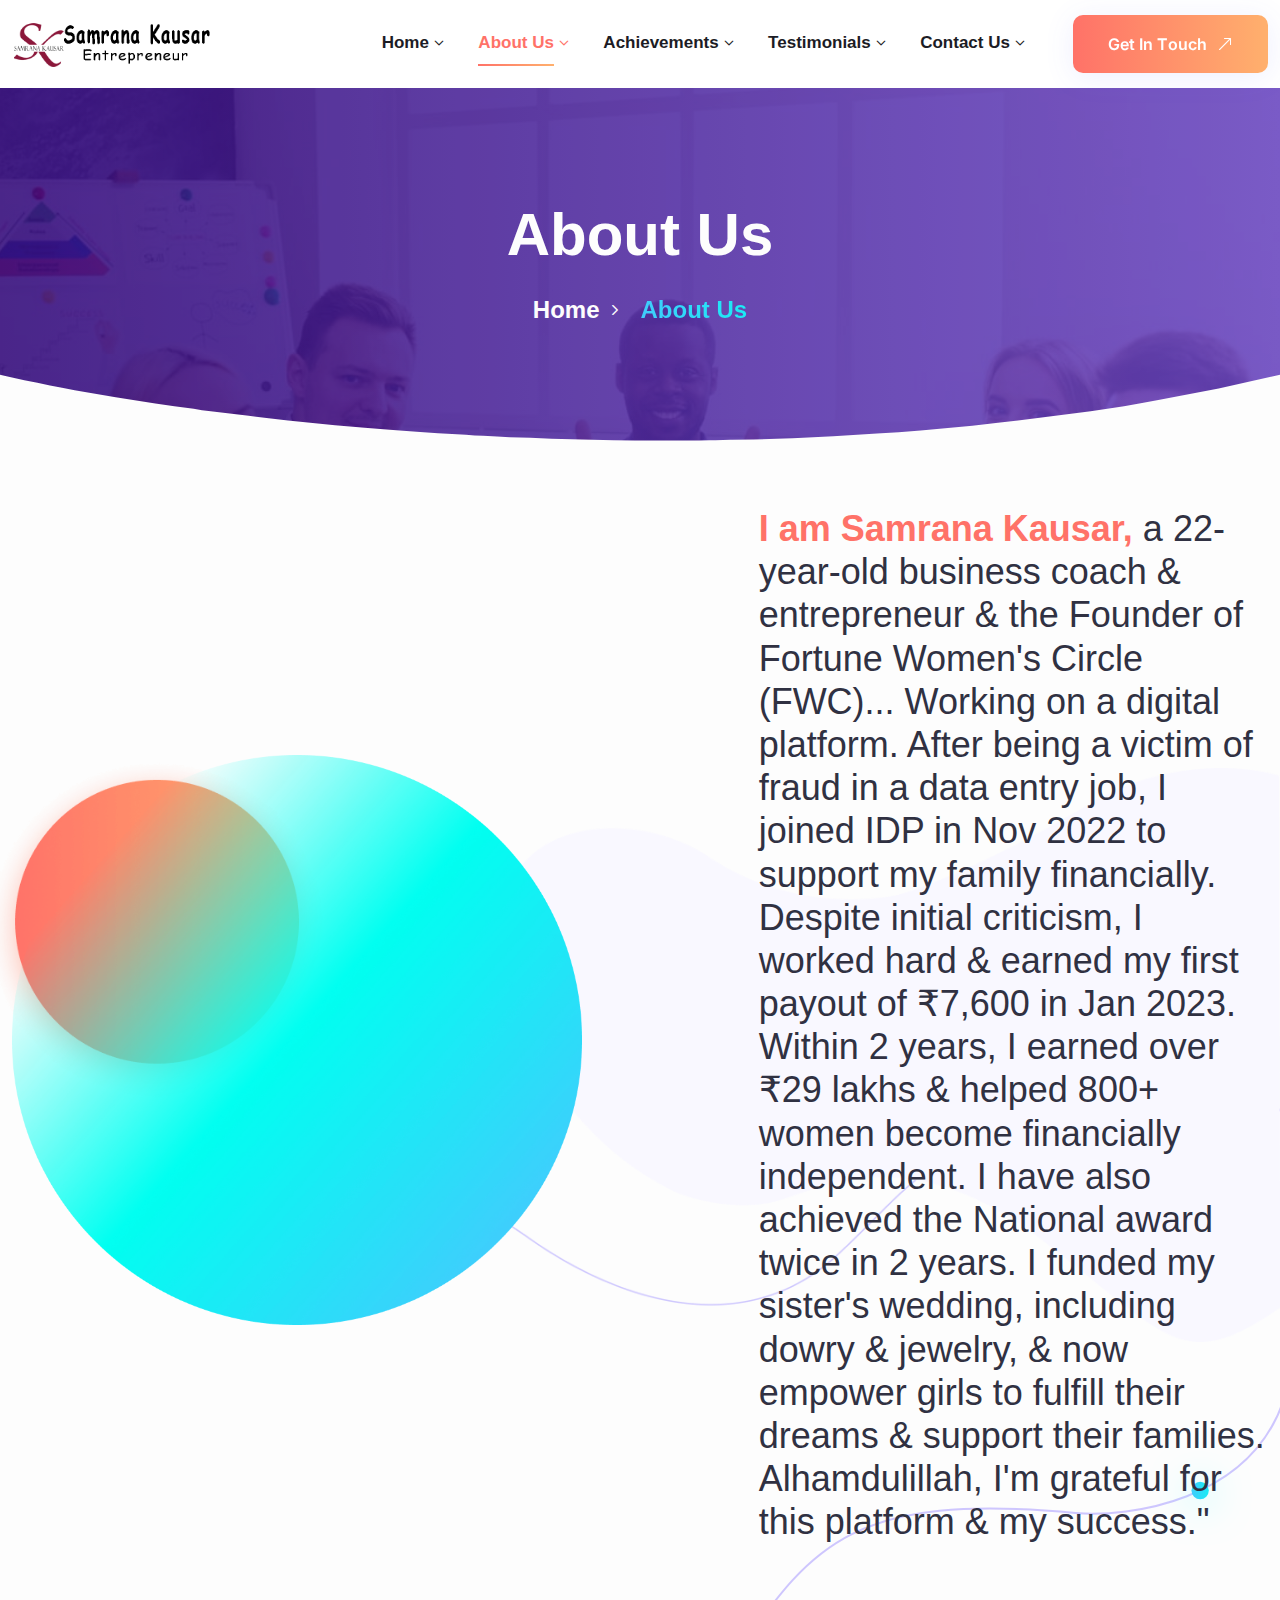
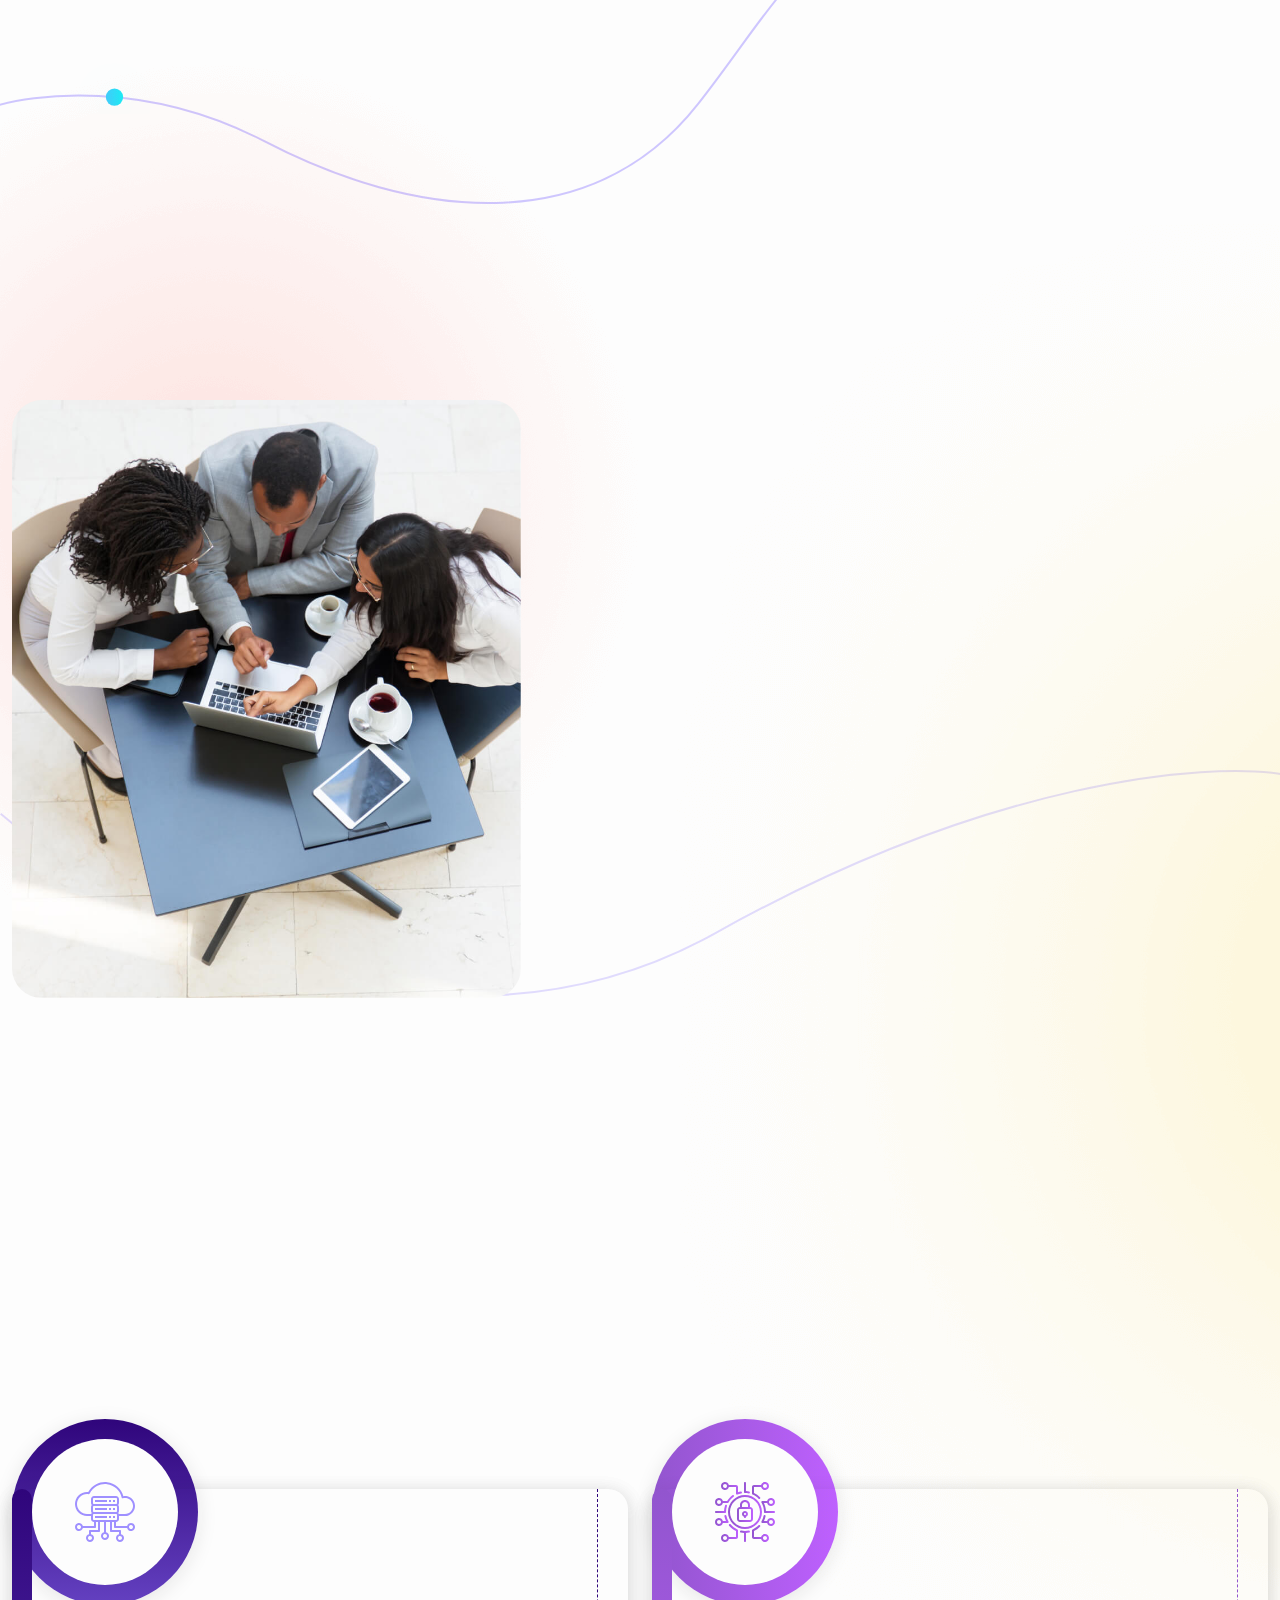
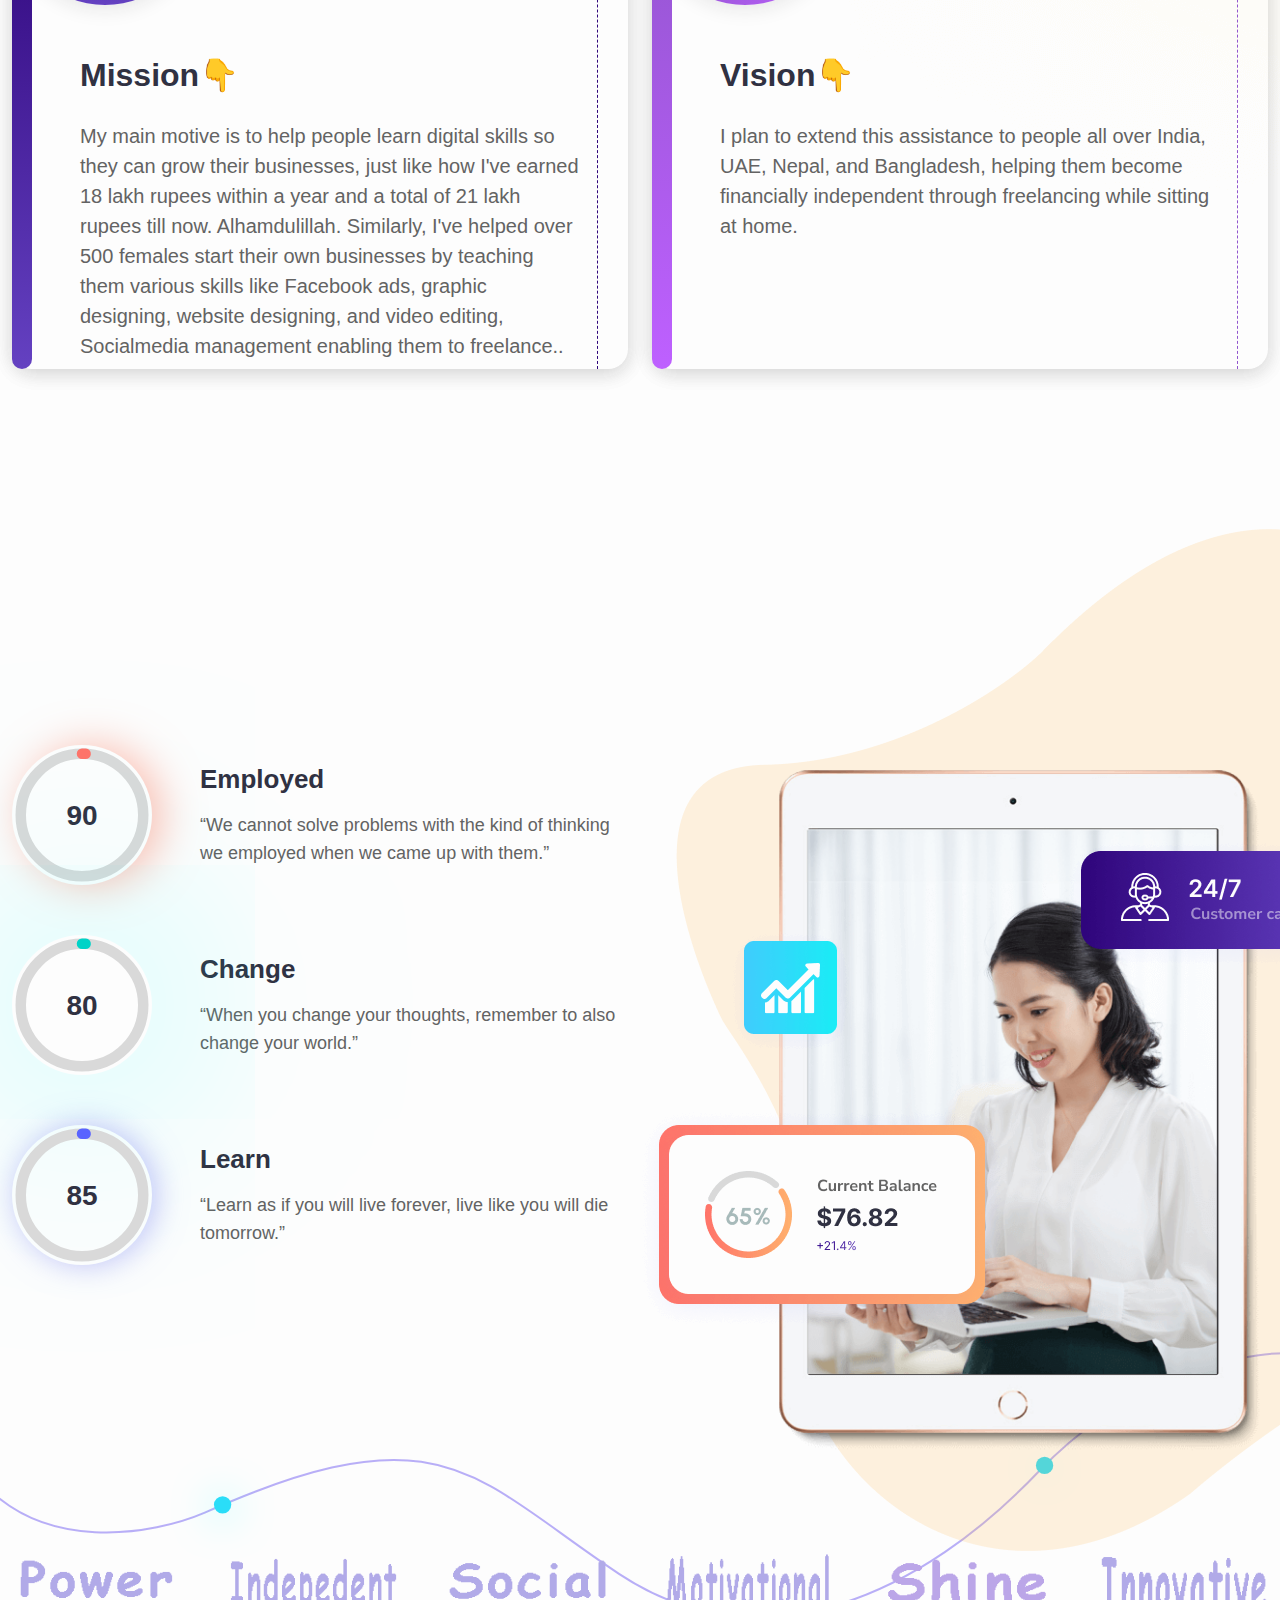
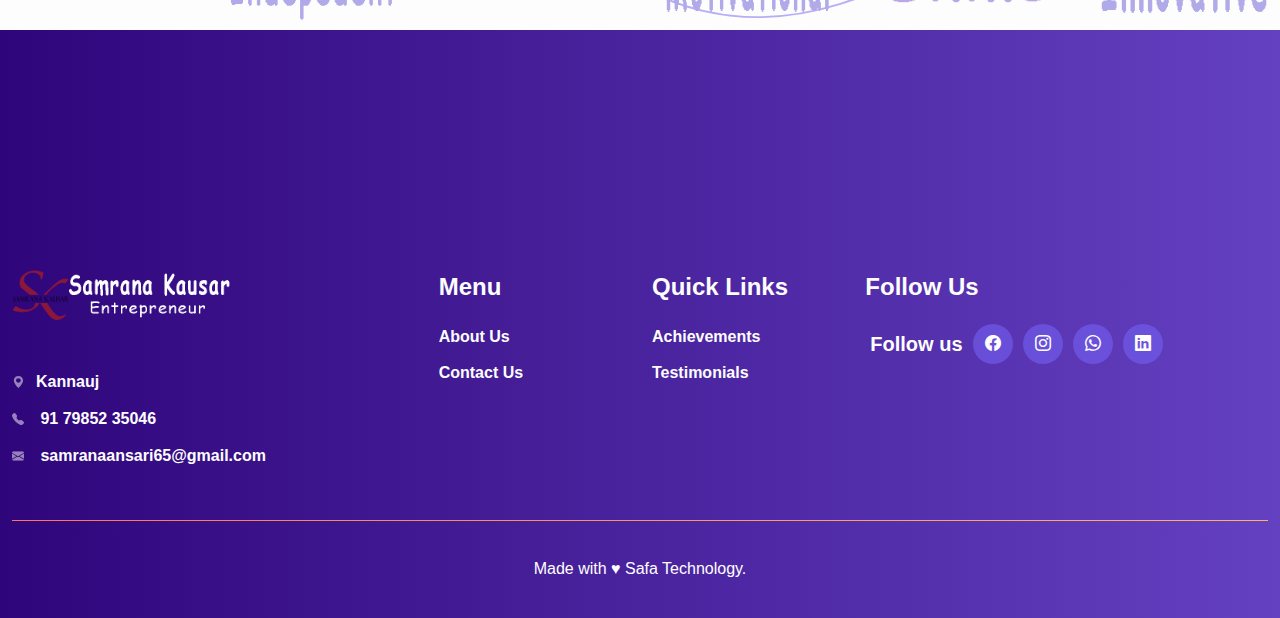
<file: about.html>
<!DOCTYPE html>
<html lang="zxx">
    
<!-- Mirrored from wpthemebooster.com/demo/themeforest/html/digicove/index.html by HTTrack Website Copier/3.x [XR&CO'2014], Fri, 19 Apr 2024 05:22:52 GMT -->
<head>
        <!-- Meta Tags -->
        <meta charset="utf-8">
        <meta http-equiv="X-UA-Compatible" content="IE=edge">
        <meta name="viewport" content="width=device-width, initial-scale=1, maximum-scale=1, user-scalable=0">
        <meta name="description" content="Mrittik is a Modern Architecture Theme">
        <meta name="author" content="">

        <!-- Favicon and touch Icons -->
        <link href="assets/img/01.png" rel="shortcut icon" type="image/png">
        <link href="assets/img/apple-touch-icon.html" rel="apple-touch-icon">
        <link href="assets/img/apple-touch-icon-72x72.html" rel="apple-touch-icon" sizes="72x72">
        <link href="assets/img/apple-touch-icon-114x114.html" rel="apple-touch-icon" sizes="114x114">
        <link href="assets/img/apple-touch-icon-144x144.html" rel="apple-touch-icon" sizes="144x144">

        <!-- Page Title -->
        <title>Samrana Kausar - About Us</title>
        
        <!-- Styles Include -->
        <link rel="stylesheet" href="assets/css/main.css">
        
    </head>


    <body>

        <!-- Preloader -->
        <div id="preloader">
			<div class="preloader-inner">
				<div class="spinner"></div>
				<div class="loading-text">
					<span data-preloader-text="F" class="characters">F</span>
					
					<span data-preloader-text="W" class="characters">W</span>
					
					<span data-preloader-text="C" class="characters">C</span><br>
					
					<span data-preloader-text="By" class="characters">by</span><br>
					
					<span data-preloader-text="S" class="characters">S</span>

					<span data-preloader-text="A" class="characters">A</span>
					
					<span data-preloader-text="M" class="characters">M</span>
					
					<span data-preloader-text="R" class="characters">R</span>

					<span data-preloader-text="A" class="characters">A</span>
	
				    <span data-preloader-text="N" class="characters">N</span>
					
					<span data-preloader-text="A" class="characters">A</span><br>
					
					<span data-preloader-text="K" class="characters">K</span>
					<span data-preloader-text="A" class="characters">A</span>
					<span data-preloader-text="U" class="characters">U</span>
					<span data-preloader-text="S" class="characters">S</span>
					<span data-preloader-text="A" class="characters">A</span>
					<span data-preloader-text="R" class="characters">R</span>
					
				</div>
			</div>
		</div>

        
        <!-- Header -->
		<header class="header py-4 py-lg-0">				
            <div class="container">
                <div class="header_inner d-flex align-items-center justify-content-between">
                    <div class="logo flex-shrink-0">
                        <a href="index.html" class="logo-default"><img src="assets/img/logo.png" alt="logo"></a>
                    </div>

                    
                    <div class="header_right_part d-flex align-items-center justify-content-between gap-lg-5">
                        <div class="mainnav d-none d-lg-block">
                            <ul class="main-menu">
                                <li class="menu-item menu-item-has-children"><a href="index.html"><span>Home</span></a>
                                   
                                </li>

                                <li class="menu-item menu-item-has-children"><a href="about.html"><span>About Us</span></a>
                                    
                                </li>

                                <li class="menu-item menu-item-has-children"><a href="achievement.html"><span>Achievements</span></a>
                                    
                                </li>

                                <li class="menu-item menu-item-has-children"><a href="testimonial.html"><span>Testimonials</span></a>
                                    
                                </li>

                                <li class="menu-item menu-item-has-children"><a href="contact.html"><span>Contact Us</span></a>
                                    
                                </li>
                                
                            </ul>
                        </div>

                        <div class="btn-part d-flex align-items-center gap-4">
                            <div class="btn-group d-none d-lg-block">								
                                <a href="contact.html" class="btn">Get In Touch <span class="btn-arrow-hover"><i class="bi bi-arrow-up-right"></i><i class="bi bi-arrow-up-right"></i></span></a>
                            </div>

                            <!-- Mobile Responsive Menu Toggle Button -->
                            <button type="button" class="mr-menu_toggle d-lg-none">
                                <i class="bi bi-list"></i>
                            </button>
                        </div>
                    </div>
                </div>
			</div>
		</header>

        <!-- Mobile Responsive Menu -->
		<div class="mr-menu">
			<div class="mr-menu_overlay"></div>
			<button type="button" class="mr-menu_close"><i class="bi bi-x-lg"></i></button>
            <div class="logo"></div> <!-- Keep this div empty. Logo will come here by JavaScript -->
			<div class="mr_navmenu"></div> <!-- Keep this div empty. Menu will come here by JavaScript -->
		</div>


        <!-- page Header -->
        <div id="wptb-page-title-default">
            <div class="wptb-page-title-default-bg" style="background-image:url(assets/img/background/bg-26.jpg)"></div>
            <div class="container">
                <div class="row">
                    <div class="col-12">
                        <h1 class="wptb-page-title">About Us</h1>
                        <ul class="wptb-breadcrumb">
                            <li><a class="breadcrumb-entry" href="index.html">Home</a></li>
                            
                            <li><span class="breadcrumb-entry">About Us</span></li>
                        </ul>
                    </div>
                </div>
            </div> 
            <svg xmlns="http://www.w3.org/2000/svg" width="1920" height="99" viewBox="0 0 1920 99" fill="none"> <path class="svg-bg" d="M0 304.964V0.5L13 3.5L36.5 8.5L56 12.5L75 16.5L93 20L112 23.5L173.5 34L233 43.5L261.5 47.5L290.5 51.5L303 53.5L316 55L344.5 58.5L373 62L403 65.5L432 69L461.5 72L502.5 76L542.5 79.5L584.5 83L625 86L657 88L699 90.5L712 91.5L724.5 92L745.5 93L764.5 94L795.5 95L827 96.5L857.5 97L888.5 98L920.5 98.5L952.5 99H981H995.5H1010.5H1025.5H1040H1048.5L1064.5 98.5H1073.5L1095.5 98H1098.5L1130 97.5L1189 95.5L1250 92.5L1315.5 88.5L1348 86.5L1381 84L1458.5 77L1497 72.5L1536 68L1636 55L1686 47.5L1711 43L1735.5 38.5L1828 21L1920 0.5V304.964C1167.84 475.273 326.598 375.926 0 304.964Z" fill="#ffffff"></path> <path d="M0 0.388855V-289H1920V0.388855C1167.84 178.983 326.598 74.8031 0 0.388855Z" fill="transparent"></path> </svg>
        </div>
        
        <!-- Main Wrapper-->
        <main class="wrapper">

                <section class="wptb-video-wrapper" style="background-image: url('assets/img/background/bg-2.png'); background-position: right; background-repeat: no-repeat;">
                <div class="container">
                    <div class="row align-items-center">
                        <div class="col-md-7">
                            <div class="wptb-video-inner position-relative">
                                <div class="wptb-circle-image--one">
                                    <div class="wptb-circle-image">
                                        <img src="assets/img/ellipse-1.png" alt="">
                                    </div>
                                </div>
                                <div class="wptb-circle-image--two">
                                    <div class="wptb-circle-image">
                                        <img src="assets/img/ellipse-2.png" alt="">
                                    </div>
                                </div>

                                <div class="wptb-video-player wptb-video-player1 wow zoomIn">
                                    <div class="wptb-video--inner">
                                        <div class="wptb-video--holder"><img src="assets/img/laptop4.png" alt="video"></div>
                                        <div class="btn-video-wrap">
                                           
                                            <span></span> <span class="wptb-shadow-gradient"></span>
                                        </div>
                                    </div>
                                </div>
                            </div>
                        </div>

                         <div class="col-md-5">
                            <div class="wptb-video-content">
                                <h2><a href="index.html"><strong>I am Samrana Kausar,</strong></a> a 22-year-old business coach & entrepreneur & the Founder of Fortune Women's Circle (FWC)... Working on a digital platform. 
								After being a victim of fraud in a data entry job, I joined IDP in Nov 2022 to support my family financially. Despite initial criticism, I worked hard & earned my first payout of ₹7,600 in 
								Jan 2023. Within 2 years, I earned over ₹29 lakhs & helped 800+ women become financially independent. I have also achieved the National award twice in 2 years. I funded my sister's wedding, 
								including dowry & jewelry, & now empower girls to fulfill their dreams & support their families. Alhamdulillah, I'm grateful for this platform & my success."
                            </div>
                        </div>
                    </div>
                </div>
            </section>


<section class="wptb-why-choose">
                <div class="wptb_circle_svg">
                    <div class="wptb-circle-svg">
                        <svg xmlns="http://www.w3.org/2000/svg" width="1920" height="427" viewBox="0 0 1920 427" fill="none">
                          <defs>
                            <linearGradient class="linear-dot1" id="grad-pxl_circle_svg-db37f59-6755" x1="0%" y1="0%" x2="100%" y2="0%">
                              <stop class="stop1" offset="0%" style="stop-color:#40CCFC;stop-opacity:1"></stop>
                              <stop class="stop2" offset="100%" style="stop-color:#1AECF5;stop-opacity:1"></stop>
                            </linearGradient>
                            <linearGradient class="linear-dot2" id="grad1-pxl_circle_svg-db37f59-6755" x1="0%" y1="0%" x2="100%" y2="0%">
                              <stop class="stop1" offset="0%" style="stop-color:#40CCFC;stop-opacity:1"></stop>
                              <stop class="stop2" offset="100%" style="stop-color:#1AECF5;stop-opacity:1"></stop>
                            </linearGradient>
                          <filter id="Slphyr24w1j" filterUnits="userSpaceOnUse" class="filter1"><feGaussianBlur in="SourceAlpha" stdDeviation="30"></feGaussianBlur><feOffset dx="0" dy="4" result="offsetblur"></feOffset><feFlood flood-color="rgba(0,255,255,0.6)"></feFlood><feComposite in2="offsetblur" operator="in"></feComposite><feComponentTransfer><feFuncA type="linear" slope="1"></feFuncA></feComponentTransfer><feMerge><feMergeNode></feMergeNode><feMergeNode in="SourceGraphic"></feMergeNode></feMerge></filter><filter id="Slphyr24w1l" filterUnits="userSpaceOnUse" class="filter2"><feGaussianBlur in="SourceAlpha" stdDeviation="30"></feGaussianBlur><feOffset dx="0" dy="4" result="offsetblur"></feOffset><feFlood flood-color="rgba(0,255,255,0.1)"></feFlood><feComposite in2="offsetblur" operator="in"></feComposite><feComponentTransfer><feFuncA type="linear" slope="1"></feFuncA></feComponentTransfer><feMerge><feMergeNode></feMergeNode><feMergeNode in="SourceGraphic"></feMergeNode></feMerge></filter></defs>
                          <g id="Layer_1" data-name="Layer 1">
                            <path opacity="0.5" d="M-14.9456 461.346C48.5506 439.593 219.725 419.185 396.455 511.575C617.367 627.062 885.327 661.482 1047.16 455.635C1208.99 249.787 1219.85 132.538 1613.03 169.184C1695.21 175.915 1872.69 151.729 1925.22 1.13761" stroke="#9F90FF" stroke-width="3"></path>    </g>
                        <desc>Created with Snap</desc><circle cx="1800.2028300778322" cy="135.52993210322308" r="13" id="circle1" fill="url(#grad-pxl_circle_svg-db37f59-6755)" filter="url('#Slphyr24w1j')" style="" class="dot" transform="matrix(1,0,0,1,0,0)"></circle><circle cx="171.70756188613706" cy="445.32123056371114" r="13" id="circle2" fill="url(#grad1-pxl_circle_svg-db37f59-6755)" filter="url('#Slphyr24w1l')" style="" class="dot" transform="matrix(1,0,0,1,0,0)"></circle></svg>    
                      </div>
                </div>

                <div class="wptb-why-choose-particle">
                    
                    <div class="wptb-why-choose-particle--item first"> 
                        <img src="assets/img/background/bg-3.png" class="img-fluid" alt="">
                    </div>
                    <div class="wptb-why-choose-particle--item second"> 
                        <img src="assets/img/background/bg-4.png" class="img-fluid" alt="">
                    </div>
                </div>

                <div class="container">
                    <div class="wptb-heading">
                        <div class="wptb-heading--inner text-center">
                            <div class="wptb-heading--subtitle primary-gradient wow fadeInUp">Success</div>
                            <h2 class="wptb-heading--title wow fadeInUp"> We prove better <br> how to get successful</h2>
                        </div>
                    </div>

                    <div class="row align-items-center">
                        <div class="col-lg-5">
                            <div class="wptb-why-choose-image-holder">
                                <img src="assets/img/services/service10.jpg" alt="img">
                            </div>
                        </div>
                        <div class="col-lg-7">
                            <!-- Item 1 -->
                            <div class="wptb-icon-box wptb-icon-box1 style-1 wow fadeInRight">
                                <div class="wptb-item--inner">
                                    <div class="wptb-item--icon">
                                        <svg xmlns="http://www.w3.org/2000/svg" width="42" height="42" viewBox="0 0 42 42" fill="none">
                                            <path
                                                d="M42 23.7471V18.253C42 17.9202 41.7583 17.6367 41.4297 17.5841L38.0689 17.0462C37.6339 15.1589 36.8938 13.3738 35.8641 11.7281L37.8614 8.96947C38.0567 8.69995 38.027 8.32855 37.7918 8.09323L33.9069 4.20839C33.6716 3.97316 33.3002 3.94352 33.0305 4.1387L30.2719 6.13599C28.6257 5.10614 26.8408 4.36615 24.9538 3.93107L24.4159 0.570388C24.3633 0.241755 24.0797 0 23.7469 0H18.2529C17.9201 0 17.6366 0.241754 17.584 0.570304L17.0461 3.93099C15.1589 4.36606 13.3738 5.10606 11.7279 6.13582L8.96937 4.13862C8.69993 3.94344 8.32845 3.97307 8.09304 4.20831L4.20813 8.09315C3.9729 8.32846 3.94326 8.69986 4.13852 8.96947L6.13581 11.728C5.10563 13.3748 4.36563 15.1596 3.9309 17.0461L0.570218 17.5841C0.241669 17.6367 0 17.9202 0 18.253V23.7471C0 24.0799 0.241669 24.3634 0.570302 24.4159L3.93098 24.9539C4.36605 26.841 5.10613 28.6261 6.1359 30.272L4.13861 33.0306C3.94334 33.3001 3.97298 33.6715 4.20821 33.9069L8.09313 37.7917C8.32862 38.0271 8.70001 38.0564 8.96946 37.8614L11.728 35.8641C13.3748 36.8943 15.1598 37.6344 17.0462 38.069L17.5841 41.4297C17.6367 41.7582 17.9203 42 18.253 42H23.747C24.0798 42 24.3633 41.7582 24.4159 41.4297L24.8986 38.4148C26.663 40.5998 29.3622 42 32.3828 42C37.6858 42.0001 42 37.6858 42 32.3829C42 29.3623 40.5997 26.6629 38.4147 24.8985L41.4296 24.4159C41.7583 24.3634 42 24.0799 42 23.7471ZM33.1007 22.7926C32.8636 22.775 32.6243 22.7658 32.3828 22.7658C30.9286 22.7658 29.5491 23.0909 28.3121 23.6712V22.6C28.3121 20.9994 27.1001 19.7808 24.9865 19.2565C24.25 19.0739 23.5142 18.943 22.7806 18.8603C23.9025 18.0729 24.6631 16.5668 24.6631 14.841C24.6631 12.5068 23.2595 11.0567 21.0001 11.0567C18.7406 11.0567 17.3369 12.5068 17.3369 14.841C17.3369 16.5631 18.0944 18.0663 19.2123 18.8551C18.4721 18.9376 17.7367 19.0705 17.008 19.2579C14.867 19.8082 13.6879 20.9951 13.6879 22.6V28.6271C13.6879 29.0012 13.9912 29.3045 14.3653 29.3045H23.271C22.9435 30.2715 22.7658 31.3068 22.7658 32.3829C22.7658 32.6243 22.7749 32.8637 22.7925 33.1007C22.2 33.1878 21.5994 33.2319 21 33.2319C14.2554 33.2319 8.76818 27.7447 8.76818 21C8.76818 14.2552 14.2554 8.76811 21 8.76811C27.7446 8.76811 33.2318 14.2554 33.2318 21C33.2318 21.5995 33.1877 22.2 33.1007 22.7926ZM24.6198 23.3081C24.2457 23.3081 23.9424 23.6114 23.9424 23.9855V27.7772C23.9111 27.8343 23.8806 27.8919 23.8505 27.9496H18.0575V23.9855C18.0575 23.6114 17.7541 23.3081 17.38 23.3081C17.0059 23.3081 16.7026 23.6114 16.7026 23.9855V27.9496H15.0426V22.5999C15.0426 21.4113 16.2947 20.84 17.3452 20.57C19.7268 19.9575 22.1878 19.958 24.6603 20.5714C25.5181 20.7842 26.9572 21.3306 26.9572 22.5999V24.4467C26.3503 24.8629 25.7932 25.3467 25.2972 25.8875V23.9854C25.2972 23.6114 24.9939 23.3081 24.6198 23.3081ZM21 18.0876C19.7272 18.0876 18.6917 16.6311 18.6917 14.8409C18.6917 12.727 20.1379 12.4114 21 12.4114C21.8621 12.4114 23.3082 12.7271 23.3082 14.8409C23.3082 16.6312 22.2727 18.0876 21 18.0876ZM40.6452 32.3829C40.6452 36.9388 36.9387 40.6452 32.3828 40.6452C27.827 40.6452 24.1206 36.9388 24.1206 32.3829C24.1206 27.827 27.827 24.1207 32.3828 24.1207C36.9387 24.1207 40.6452 27.8271 40.6452 32.3829ZM40.6452 23.1695L37.3977 23.6892C37.2277 23.7165 37.0793 23.8069 36.9763 23.9356C36.1909 23.5068 35.3392 23.1849 34.4412 22.9884C34.5377 22.331 34.5867 21.6648 34.5867 21C34.5867 13.5083 28.4917 7.41335 20.9999 7.41335C13.5082 7.41335 7.41325 13.5084 7.41325 21C7.41325 28.4917 13.5082 34.5868 20.9999 34.5868C21.6648 34.5868 22.3309 34.5379 22.9882 34.4413C23.1848 35.3393 23.5068 36.191 23.9356 36.9765C23.8068 37.0795 23.7165 37.2278 23.6892 37.3979L23.1693 40.6452H18.8306L18.3107 37.3979C18.2661 37.1189 18.0531 36.897 17.7762 36.841C15.7376 36.4285 13.821 35.6339 12.08 34.4794C11.8448 34.3235 11.5373 34.3297 11.3084 34.4954L8.64277 36.4254L5.57482 33.3574L7.50479 30.6916C7.67042 30.4628 7.67677 30.1554 7.52071 29.92C6.36673 28.1802 5.57211 26.2637 5.15914 24.2238C5.10309 23.9469 4.88115 23.7339 4.6023 23.6893L1.35484 23.1695V18.8306L4.60222 18.3108C4.88115 18.2661 5.10309 18.0531 5.15906 17.7763C5.57169 15.7375 6.36622 13.8211 7.52063 12.0801C7.67677 11.8448 7.67042 11.5372 7.50471 11.3084L5.57474 8.64287L8.64269 5.57483L11.3083 7.50481C11.537 7.67043 11.8447 7.6767 12.08 7.52064C13.8198 6.36674 15.7363 5.57212 17.7762 5.15907C18.0531 5.10301 18.266 4.88107 18.3107 4.60223L18.8306 1.35484H23.1693L23.6892 4.60223C23.7338 4.88107 23.9469 5.10301 24.2237 5.15907C26.2631 5.57204 28.1796 6.36665 29.9199 7.52064C30.1552 7.67662 30.4626 7.67043 30.6915 7.50472L33.3571 5.57475L36.4252 8.64279L34.4952 11.3084C34.3296 11.5372 34.3232 11.8447 34.4793 12.0801C35.6332 13.8197 36.4277 15.7362 36.8409 17.7763C36.8969 18.0531 37.1189 18.2661 37.3977 18.3108L40.6452 18.8306V23.1695ZM35.1101 28.6538L31.0623 32.7605L29.6558 31.354C29.2794 30.9776 28.779 30.7702 28.2466 30.7702C27.7142 30.7702 27.2138 30.9775 26.8374 31.3539C26.4609 31.7303 26.2536 32.2308 26.2536 32.7631C26.2536 33.2955 26.4608 33.7959 26.8373 34.1723L29.6586 36.9936C30.0472 37.3821 30.5575 37.5764 31.0678 37.5763C31.5782 37.5763 32.0886 37.382 32.4771 36.9935C33.9159 35.5546 36.8534 32.5477 37.9333 31.457C38.308 31.0802 38.5135 30.5802 38.5121 30.0489C38.5105 29.5175 38.3022 29.0185 37.9255 28.6439C37.1478 27.8704 35.8857 27.8739 35.1101 28.6538ZM36.9715 30.5029C35.8873 31.5979 32.9523 34.6024 31.519 36.0356C31.2702 36.2844 30.8653 36.2844 30.6166 36.0356L27.7954 33.2144H27.7954C27.6749 33.0939 27.6085 32.9337 27.6085 32.7632C27.6085 32.5928 27.6749 32.4325 27.7954 32.312C27.9159 32.1915 28.0761 32.1252 28.2466 32.1252C28.4171 32.1252 28.5772 32.1915 28.6978 32.312L30.5868 34.201C30.7139 34.328 30.8862 34.3994 31.0658 34.3994H31.0682C31.2488 34.3987 31.4215 34.3261 31.5482 34.1976L36.0728 29.6072C36.3194 29.3591 36.722 29.3581 36.9702 29.6047C37.0903 29.7242 37.1567 29.8833 37.1572 30.0528C37.1576 30.2221 37.0921 30.3816 36.9715 30.5029Z"
                                                fill="#FDFDFD"
                                            ></path>
                                        </svg>
                                    </div>
                                    <div class="wptb-item--box">
                                       
                                        <div class="wptb-item--description">"If everyone is moving forward together, then success takes care of itself."</div>
                                    </div>
                                </div>
                            </div>
                            
                            <!-- Item 2 -->
                            <div class="wptb-icon-box wptb-icon-box1 style-1 ms-0 wow fadeInLeft">
                                <div class="wptb-item--inner">
                                    <div class="wptb-item--icon secondary">
                                        <svg xmlns="http://www.w3.org/2000/svg" width="36" height="42" viewBox="0 0 36 42" fill="none">
                                            <path
                                                d="M18.0006 4.10338C18.1598 4.10328 18.3124 4.03812 18.425 3.92219C18.5375 3.80627 18.6008 3.64907 18.6009 3.48513V0.618245C18.6009 0.454276 18.5377 0.297023 18.4251 0.181079C18.3125 0.0651362 18.1598 0 18.0006 0C17.8415 0 17.6888 0.0651362 17.5762 0.181079C17.4636 0.297023 17.4004 0.454276 17.4004 0.618245V3.48513C17.4005 3.64907 17.4638 3.80627 17.5763 3.92219C17.6889 4.03812 17.8415 4.10328 18.0006 4.10338Z"
                                                fill="#FDFDFD"
                                            ></path>
                                            <path
                                                d="M35.4 17.9214H32.6169C32.4577 17.9214 32.305 17.9865 32.1924 18.1025C32.0798 18.2184 32.0166 18.3757 32.0166 18.5396C32.0166 18.7036 32.0798 18.8609 32.1924 18.9768C32.305 19.0927 32.4577 19.1579 32.6169 19.1579H35.4C35.5592 19.1579 35.7119 19.0927 35.8244 18.9768C35.937 18.8609 36.0003 18.7036 36.0003 18.5396C36.0003 18.3757 35.937 18.2184 35.8244 18.1025C35.7119 17.9865 35.5592 17.9214 35.4 17.9214Z"
                                                fill="#FDFDFD"
                                            ></path>
                                            <path
                                                d="M3.38374 17.9214H0.600258C0.44106 17.9214 0.288382 17.9865 0.175811 18.1025C0.0632412 18.2184 0 18.3757 0 18.5396C0 18.7036 0.0632412 18.8609 0.175811 18.9768C0.288382 19.0927 0.44106 19.1579 0.600258 19.1579H3.38374C3.54294 19.1579 3.69562 19.0927 3.80819 18.9768C3.92076 18.8609 3.984 18.7036 3.984 18.5396C3.984 18.3757 3.92076 18.2184 3.80819 18.1025C3.69562 17.9865 3.54294 17.9214 3.38374 17.9214Z"
                                                fill="#FDFDFD"
                                            ></path>
                                            <path
                                                d="M29.8792 5.43053L27.9107 7.45766C27.8534 7.51471 27.8077 7.58294 27.7762 7.65837C27.7448 7.73381 27.7282 7.81493 27.7276 7.89702C27.7269 7.97911 27.7421 8.06052 27.7723 8.1365C27.8025 8.21247 27.8471 8.28149 27.9034 8.33952C27.9598 8.39756 28.0268 8.44345 28.1006 8.47453C28.1744 8.5056 28.2534 8.52122 28.3331 8.52049C28.4128 8.51976 28.4916 8.50269 28.5648 8.47027C28.6381 8.43786 28.7043 8.39074 28.7596 8.33168L30.7278 6.30455C30.8403 6.18865 30.9036 6.03145 30.9036 5.86754C30.9036 5.70363 30.8403 5.54643 30.7278 5.43053C30.6153 5.31463 30.4626 5.24951 30.3035 5.24951C30.1444 5.24951 29.9917 5.31463 29.8792 5.43053Z"
                                                fill="#FDFDFD"
                                            ></path>
                                            <path
                                                d="M7.24037 28.7471L5.27221 30.7743C5.21486 30.8313 5.16912 30.8995 5.13765 30.9749C5.10617 31.0503 5.0896 31.1315 5.08889 31.2136C5.08818 31.2957 5.10335 31.3771 5.13352 31.4531C5.16369 31.529 5.20824 31.5981 5.26459 31.6561C5.32094 31.7142 5.38795 31.7601 5.46172 31.7912C5.53548 31.8223 5.61452 31.838 5.69422 31.8373C5.77392 31.8366 5.85269 31.8195 5.92593 31.7872C5.99917 31.7548 6.06542 31.7077 6.1208 31.6487L8.08725 29.6201C8.19661 29.5035 8.25714 29.3474 8.25581 29.1853C8.25447 29.0232 8.19137 28.8681 8.0801 28.7534C7.96883 28.6388 7.81829 28.5737 7.66091 28.5723C7.50352 28.5708 7.35188 28.6331 7.23865 28.7457L7.24037 28.7471Z"
                                                fill="#FDFDFD"
                                            ></path>
                                            <path
                                                d="M28.7602 28.7473C28.6464 28.6387 28.4961 28.5796 28.341 28.5826C28.1859 28.5856 28.0379 28.6503 27.9281 28.7632C27.8183 28.8762 27.7552 29.0285 27.7521 29.1882C27.7489 29.348 27.806 29.5028 27.9112 29.6202L29.8798 31.6474C29.9351 31.7064 30.0014 31.7535 30.0746 31.7859C30.1479 31.8183 30.2266 31.8353 30.3063 31.836C30.386 31.8367 30.4651 31.821 30.5388 31.7899C30.6126 31.7588 30.6796 31.7129 30.736 31.6548C30.7923 31.5968 30.8369 31.5277 30.867 31.4518C30.8972 31.3758 30.9124 31.2944 30.9117 31.2123C30.911 31.1302 30.8944 31.0491 30.8629 30.9736C30.8314 30.8982 30.7857 30.83 30.7283 30.773L28.7602 28.7473Z"
                                                fill="#FDFDFD"
                                            ></path>
                                            <path
                                                d="M7.24009 8.33155C7.35406 8.43972 7.50424 8.49826 7.65918 8.49493C7.81412 8.49159 7.9618 8.42663 8.07127 8.31364C8.18074 8.20066 8.24352 8.04843 8.24645 7.88884C8.24937 7.72925 8.19222 7.57468 8.08697 7.45753L6.11881 5.43039C6.00464 5.3239 5.85507 5.26673 5.70109 5.2707C5.54711 5.27468 5.40051 5.3395 5.29166 5.45175C5.18282 5.564 5.12006 5.71506 5.11638 5.87366C5.11271 6.03226 5.1684 6.18624 5.27193 6.3037L7.24009 8.33155Z"
                                                fill="#FDFDFD"
                                            ></path>
                                            <path
                                                d="M30.633 18.5393C30.633 18.5323 30.6313 18.5255 30.6313 18.5185C30.6313 18.4906 30.633 18.463 30.6313 18.4351C30.6067 14.992 29.2581 11.6994 26.881 9.27842C24.5039 6.85749 21.292 5.50568 17.949 5.51914C14.6061 5.5326 11.4046 6.91024 9.04589 9.35025C6.68722 11.7903 5.36368 15.0937 5.36524 18.5368V18.5414C5.36728 20.361 5.73915 22.16 6.45691 23.8227C7.17466 25.4853 8.22241 26.9748 9.53274 28.1952C10.2147 28.8318 10.7596 29.6084 11.1325 30.4751C11.5054 31.3417 11.6979 32.2791 11.6978 33.227V37.8197C11.6991 38.1848 11.816 38.5395 12.0309 38.8298C12.2458 39.1201 12.5469 39.3302 12.8884 39.4282L13.6605 41.5945C13.7028 41.7134 13.7796 41.816 13.8804 41.8884C13.9811 41.9609 14.1011 41.9998 14.224 41.9998H21.7756C21.8985 41.9998 22.0185 41.9609 22.1193 41.8884C22.2201 41.816 22.2968 41.7134 22.3392 41.5945L23.1113 39.4282C23.4527 39.3302 23.7538 39.1201 23.9687 38.8298C24.1836 38.5395 24.3006 38.1848 24.3018 37.8197V33.227C24.3079 32.2702 24.5073 31.3252 24.8872 30.452C25.2671 29.5789 25.8194 28.7967 26.5087 28.1553C27.8027 26.9385 28.8372 25.4582 29.5467 23.8081C30.2562 22.1579 30.6252 20.374 30.6303 18.5693C30.6306 18.5591 30.633 18.5496 30.633 18.5393ZM29.416 17.9211H25.8203C25.7415 17.921 25.6634 17.937 25.5906 17.968C25.5177 17.9991 25.4515 18.0446 25.3958 18.1021C25.34 18.1595 25.2958 18.2276 25.2657 18.3027C25.2355 18.3777 25.22 18.4581 25.2201 18.5393V19.5352C25.2147 19.8607 25.0855 20.171 24.8601 20.3992C24.6347 20.6275 24.3313 20.7554 24.0153 20.7554C23.6992 20.7554 23.3958 20.6275 23.1704 20.3992C22.9451 20.171 22.8158 19.8607 22.8105 19.5352V18.5393C22.8105 18.4581 22.795 18.3777 22.7649 18.3027C22.7347 18.2276 22.6905 18.1595 22.6347 18.1021C22.579 18.0446 22.5128 17.9991 22.44 17.968C22.3671 17.937 22.289 17.921 22.2102 17.9211H18.6001V14.8196H18.9667C19.6046 14.8196 20.2164 14.5586 20.6674 14.094C21.1185 13.6295 21.3719 12.9994 21.3719 12.3424C21.3719 11.6854 21.1185 11.0553 20.6674 10.5907C20.2164 10.1262 19.6046 9.86517 18.9667 9.86517H18.6001V6.77996C21.4273 6.91284 24.1042 8.12932 26.1053 10.1906C28.1065 12.2519 29.2873 15.0091 29.416 17.9211ZM17.3996 6.78278V10.4834C17.3996 10.6474 17.4629 10.8046 17.5755 10.9205C17.688 11.0364 17.8406 11.1016 17.9998 11.1017H18.9667C19.2862 11.1017 19.5926 11.2324 19.8185 11.4651C20.0445 11.6977 20.1714 12.0133 20.1714 12.3424C20.1714 12.6715 20.0445 12.987 19.8185 13.2197C19.5926 13.4524 19.2862 13.5831 18.9667 13.5831H17.9998C17.8406 13.5832 17.688 13.6484 17.5755 13.7643C17.4629 13.8802 17.3996 14.0374 17.3996 14.2014V17.9211H14.3887V17.5434C14.3811 16.8915 14.1244 16.2689 13.6741 15.8107C13.2238 15.3524 12.6163 15.0954 11.9833 15.0954C11.3503 15.0954 10.7429 15.3524 10.2926 15.8107C9.84232 16.2689 9.58558 16.8915 9.57802 17.5434V17.9211H6.58325C6.74284 15.0202 7.9337 12.2813 9.92865 10.227C11.9236 8.17263 14.583 6.9466 17.3996 6.78278ZM10.3378 27.2778C8.09438 25.1878 6.74459 22.2687 6.5829 19.1576H10.1793C10.3385 19.1576 10.4912 19.0924 10.6038 18.9765C10.7163 18.8605 10.7796 18.7033 10.7796 18.5393V17.5434C10.7849 17.2179 10.9142 16.9076 11.1395 16.6794C11.3649 16.4512 11.6683 16.3233 11.9844 16.3233C12.3004 16.3233 12.6038 16.4512 12.8292 16.6794C13.0546 16.9076 13.1838 17.2179 13.1892 17.5434V18.5393C13.1892 18.7033 13.2524 18.8605 13.365 18.9765C13.4776 19.0924 13.6302 19.1576 13.7894 19.1576H17.3996V22.2587H17.0329C16.395 22.2587 15.7832 22.5197 15.3322 22.9842C14.8811 23.4488 14.6277 24.0789 14.6277 24.7359C14.6277 25.3929 14.8811 26.023 15.3322 26.4876C15.7832 26.9521 16.395 27.2131 17.0329 27.2131H17.3996V32.943H12.8911C12.8547 31.8709 12.61 30.8171 12.1714 29.8441C11.7329 28.871 11.1094 27.9984 10.3378 27.2778ZM23.1013 35.6022H12.8983V34.1795H23.1013V35.6022ZM22.6726 38.2617H13.3271C13.2134 38.2616 13.1044 38.215 13.024 38.1322C12.9436 38.0494 12.8984 37.9372 12.8983 37.8201V36.8387H23.1013V37.8201C23.1012 37.9372 23.056 38.0494 22.9756 38.1322C22.8953 38.215 22.7863 38.2616 22.6726 38.2617ZM21.3568 40.7636H14.6428L14.1925 39.4982H21.8072L21.3568 40.7636ZM25.6999 27.2424C24.9225 27.9681 24.293 28.8458 23.8481 29.8245C23.4032 30.8032 23.1518 31.8633 23.1085 32.943H18.6001V26.5949C18.6 26.4309 18.5367 26.2737 18.4242 26.1578C18.3116 26.0419 18.159 25.9767 17.9998 25.9766H17.0329C16.7134 25.9766 16.407 25.8459 16.1811 25.6132C15.9552 25.3805 15.8283 25.065 15.8283 24.7359C15.8283 24.4068 15.9552 24.0913 16.1811 23.8586C16.407 23.6259 16.7134 23.4952 17.0329 23.4952H17.9998C18.159 23.4951 18.3116 23.4299 18.4242 23.314C18.5367 23.1981 18.6 23.0409 18.6001 22.8769V19.1576H21.611V19.5352C21.6185 20.1871 21.8753 20.8097 22.3255 21.268C22.7758 21.7262 23.3833 21.9832 24.0163 21.9832C24.6493 21.9832 25.2568 21.7262 25.707 21.268C26.1573 20.8097 26.4141 20.1871 26.4216 19.5352V19.1576H29.4147C29.2548 22.2503 27.9205 25.1542 25.6999 27.2424Z"
                                                fill="#FDFDFD"
                                            ></path>
                                        </svg>
                                    </div>
                                    <div class="wptb-item--box">
                                        
                                        <div class="wptb-item--description">"The price of success is hard work, dedication to the job at hand, and the determination that whether we win or lose, we have applied the best of ourselves to the task at hand."</div>
                                    </div>
                                </div>
                            </div>
                            
                            <!-- Item 3 -->
                            <div class="wptb-icon-box wptb-icon-box1 style-1 wow fadeInRight">
                                <div class="wptb-item--inner">
                                    <div class="wptb-item--icon success">
                                        <svg xmlns="http://www.w3.org/2000/svg" width="42" height="42" viewBox="0 0 42 42" fill="none">
                                            <path
                                                d="M41.8278 26.201L36.6889 15.4728C37.2571 12.5371 36.9689 4.8029 37.0347 1.71752C37.043 1.33496 36.6724 1.01062 36.2935 1.06884L32.8428 1.5595C29.3098 2.0668 25.6614 1.68425 22.2519 0.420158C21.8484 0.303728 21.0824 -0.128724 20.7695 0.0376038C17.0717 1.54287 13.0775 2.14165 9.13264 1.5595L5.69017 1.06884C5.31133 1.01062 4.94073 1.32665 4.94897 1.71752C5.03132 4.6532 4.75131 12.3875 5.27015 15.1818L0.172335 25.8351C-0.247679 26.6667 0.131157 27.7728 0.971186 28.1637L3.82893 29.5608C4.66072 29.9849 5.74782 29.6024 6.13489 28.7541L6.43137 28.1387L7.57611 28.6543C7.97142 28.829 8.23496 29.2032 8.27614 29.6357L8.37496 30.6752L7.49376 32.2137C6.48078 33.8604 7.86436 36.189 9.77501 36.0393C9.19852 38.2598 11.7845 40.0727 13.6375 38.7504C14.1399 39.9646 15.647 40.5967 16.8494 40.0894C17.3435 42.2683 20.3989 42.7173 21.486 40.738L22.1201 39.632L23.9402 40.6965C25.4226 41.6196 27.5144 40.3971 27.4403 38.6257C28.9227 38.9583 30.4298 37.4946 30.2239 35.9811C31.6404 36.0226 32.8511 34.4758 32.464 33.087C33.9464 32.8874 34.8606 31.0993 34.1935 29.777L35.8324 29.0535C36.203 29.935 37.3148 30.3592 38.163 29.9184L41.0208 28.5213C41.869 28.1387 42.2479 27.0326 41.8278 26.201ZM6.25842 2.47431L8.95969 2.85686C13.0281 3.44733 17.1623 2.88181 20.9919 1.35159C24.8214 2.89013 28.9886 3.44733 33.024 2.85686L35.7335 2.47431C35.7006 4.37045 35.8324 11.8053 35.6182 13.5601C35.157 13.1526 34.4982 13.0195 33.9135 13.2108C34.0699 11.7388 33.9876 6.79052 34.0041 5.23535C34.0123 4.8528 33.6417 4.52846 33.2629 4.58667C29.1945 5.1605 25.0849 4.71973 21.2142 3.28931C21.0742 3.23942 20.9177 3.23942 20.7695 3.28931C16.9235 4.7031 12.7892 5.1605 8.72909 4.57836C8.35026 4.51182 7.97966 4.83616 7.98789 5.22704C8.00436 6.55766 7.94671 11.5808 8.05378 12.8282C7.46905 12.6369 6.80197 12.795 6.34901 13.2108C6.1843 11.772 6.29136 4.07106 6.25842 2.47431ZM30.7098 18.3586C30.191 18.6497 29.598 18.9574 28.9968 18.7744L25.6202 17.8929C24.039 17.4605 22.499 18.0093 21.2472 18.9907C20.5471 18.6663 19.2047 17.8596 18.4388 17.7765C17.5659 17.527 14.7411 18.2422 13.761 18.3586C13.5222 18.4002 13.2751 18.3669 13.0528 18.2588L11.5374 17.502L11.8751 16.7951C12.3774 15.9136 12.0563 14.7659 11.1421 14.3252L9.42088 13.4852C9.20676 11.8469 9.31382 7.68037 9.28911 5.98383C13.2422 6.43291 17.2529 5.95888 21.0083 4.6033C24.7802 5.95888 28.758 6.4246 32.7275 5.98383C32.7028 7.92155 32.8264 11.9966 32.5628 13.8761L30.8828 14.6994C30.4628 14.899 30.1498 15.2566 30.0016 15.6974C29.6145 16.529 30.3886 17.6185 30.7098 18.3586ZM5.96194 26.1178L4.97367 28.1803C4.87485 28.3882 4.60307 28.488 4.39718 28.3799L1.53944 26.9827C1.33355 26.8829 1.23472 26.6085 1.34179 26.4006C1.70415 25.6355 6.9255 14.7493 7.13139 14.3002C7.23845 14.0923 7.50199 13.9925 7.71612 14.0923L10.5739 15.4895C10.7797 15.5976 10.8786 15.8554 10.7715 16.0716C10.4091 16.8118 6.42313 25.1531 5.96194 26.1178ZM9.06675 34.5673C8.49026 34.2513 8.27614 33.4362 8.61379 32.8707C8.61379 32.8707 9.64324 31.0744 9.64324 31.0661L10.4256 29.7022C10.5986 29.4111 10.8868 29.1866 11.2162 29.1117C12.221 28.8373 13.1022 30.0515 12.5586 30.9413C12.4022 31.2158 12.081 31.773 11.9245 32.0474L10.7386 34.1265C10.4009 34.7087 9.65148 34.9082 9.06675 34.5673ZM13.7528 36.4385C13.6704 36.6131 13.3904 37.0871 13.2998 37.2618C12.4433 38.6673 10.3927 37.4614 11.1586 36.0143C11.8504 34.875 12.8633 32.8957 13.621 31.7979C14.4775 30.9413 15.9434 31.7563 15.6881 32.9373C15.6223 33.2616 15.1693 33.902 15.0293 34.193C15.0293 34.2014 13.7528 36.4385 13.7528 36.4385ZM17.0141 38.3346C16.2317 39.6403 14.2716 38.6839 14.7987 37.2535C14.7987 37.2452 16.1658 34.8584 16.174 34.8584C16.3552 34.5922 16.7176 33.7606 16.9811 33.5859C17.7553 32.9123 19.0153 33.5194 18.9988 34.5423C19.0153 34.8999 18.793 35.2409 18.62 35.532C18.2576 36.164 17.3764 37.7026 17.0141 38.3346ZM22.1778 36.9208L20.366 40.0894C19.7648 41.1788 18.0435 40.7214 18.0682 39.4656C18.0682 39.2411 18.1259 39.0332 18.2329 38.8419C18.2659 38.8086 20.2342 35.2659 20.2342 35.4322C21.2389 34.4093 22.8778 35.6567 22.1778 36.9208ZM25.9991 39.1912C25.7108 39.6902 25.0767 39.8648 24.5826 39.5737L22.7625 38.5092C23.059 37.9687 23.5861 37.2202 23.6108 36.5798C23.6519 36.6048 24.8132 37.2618 24.8049 37.2784L25.6202 37.7441C26.1144 38.0435 26.2873 38.6839 25.9991 39.1912ZM32.9746 31.2906C32.9746 31.2989 32.9746 31.2989 32.9746 31.2906C32.7028 31.7813 32.0358 31.9726 31.5581 31.6732C30.4957 31.091 27.0121 28.9953 25.925 28.3217C25.192 27.8892 24.5332 28.987 25.2579 29.4444C25.2661 29.4527 29.4168 31.9726 29.4251 31.9726L30.7098 32.721C31.871 33.4279 30.8663 35.1993 29.6721 34.534C29.491 34.4675 24.3108 31.1825 23.9896 30.9829C23.2649 30.5421 22.5896 31.6233 23.3061 32.0973L28.4039 35.3074C29.6227 36.0143 28.5439 37.9022 27.3332 37.2202L25.4638 36.1308C25.4555 36.1391 23.166 34.8085 23.1578 34.8085C22.5319 33.877 21.2472 33.4945 20.2095 33.9103C19.8801 32.5048 18.2988 31.6399 16.9564 32.1223C16.6847 30.8166 15.3258 29.9101 14.0246 30.1762C13.8516 27.7645 10.8209 26.8912 9.42088 28.8622C9.19028 28.2385 8.72086 27.7229 8.10319 27.4484L6.99962 26.9578C7.93848 24.9951 10.0138 20.6706 10.9692 18.6746C11.8092 19.0655 13.0034 19.8972 13.9751 19.6477L17.3435 19.0655C17.887 18.974 18.4388 19.0489 18.933 19.2984L20.0036 19.8306L15.1528 23.1156C14.6834 23.4316 14.4034 23.9472 14.3787 24.5211C14.354 25.0949 14.5928 25.6188 15.0293 25.9764L15.6305 26.4671C16.4458 27.1241 17.5247 27.3486 18.5294 27.0742L24.1543 25.519C24.5743 25.4026 25.019 25.4608 25.4061 25.6771L32.5711 29.7604C32.6122 29.8436 32.6699 29.9101 32.7358 29.9766C33.1228 30.2926 33.2217 30.8582 32.9746 31.2906ZM33.3782 28.7125L26.0485 24.5294C25.612 24.2882 25.1261 24.1468 24.632 24.1385C24.2531 24.0055 18.6941 25.702 18.1918 25.8018C17.5906 25.9681 16.9317 25.8267 16.4458 25.4359L15.8446 24.9452C15.6058 24.7622 15.6223 24.3547 15.8776 24.1967C16.5694 23.7227 22.1119 19.9803 22.639 19.6144C23.4131 19.0905 24.3849 18.9241 25.2908 19.157L28.6674 20.0385C29.5651 20.2963 30.4792 19.997 31.2616 19.5312L35.2559 27.8726L33.3782 28.7125ZM40.6831 27.0992C40.6419 27.2073 40.5678 27.2987 40.4607 27.3486L37.603 28.7458C37.0595 28.987 36.9194 28.2551 36.73 27.9225C36.6312 27.7146 31.5416 17.0862 31.2369 16.4375C31.1298 16.2296 31.2287 15.9552 31.4428 15.8554L34.2923 14.4582C34.457 14.3834 34.6547 14.4167 34.7864 14.5331C34.8523 14.5414 35.4041 15.7889 35.4535 15.8637L40.6666 26.7665C40.7078 26.8746 40.716 26.991 40.6831 27.0992Z"
                                                fill="#FDFDFD"
                                            ></path>
                                        </svg>
                                    </div>
                                    <div class="wptb-item--box">
                                        
                                        <div class="wptb-item--description">"Always be yourself, express yourself, have faith in yourself, do not go out and look for a successful personality and duplicate it."</div>
                                    </div>
                                </div>
                            </div>                            
                        </div>
                    </div>
                </div>

                <div class="wptb_circle_svg">
                    <div class="wptb-circle-svg bottom">
                        <svg xmlns="http://www.w3.org/2000/svg" width="1920" height="370" viewBox="0 0 1920 370" fill="none">
                            <defs>
                                <linearGradient class="linear-dot1" x1="0%" y1="0%" x2="100%" y2="0%">
                                    <stop class="stop1" offset="0%" style="stop-color: #40ccfc; stop-opacity: 1;"></stop>
                                    <stop class="stop2" offset="100%" style="stop-color: #1aecf5; stop-opacity: 1;"></stop>
                                </linearGradient>
                                <linearGradient class="linear-dot2" x1="0%" y1="0%" x2="100%" y2="0%">
                                    <stop class="stop1" offset="0%" style="stop-color: #40ccfc; stop-opacity: 1;"></stop>
                                    <stop class="stop2" offset="100%" style="stop-color: #1aecf5; stop-opacity: 1;"></stop>
                                </linearGradient>
                                <filter id="Slnn0jrwx1j" filterUnits="userSpaceOnUse" class="filter1">
                                    <feGaussianBlur in="SourceAlpha" stdDeviation="30"></feGaussianBlur>
                                    <feOffset dx="0" dy="4" result="offsetblur"></feOffset>
                                    <feFlood flood-color="rgba(0,255,255,0.6)"></feFlood>
                                    <feComposite in2="offsetblur" operator="in"></feComposite>
                                    <feComponentTransfer><feFuncA type="linear" slope="1"></feFuncA></feComponentTransfer>
                                    <feMerge>
                                        <feMergeNode></feMergeNode>
                                        <feMergeNode in="SourceGraphic"></feMergeNode>
                                    </feMerge>
                                </filter>
                                <filter id="Slnn0jrwx1l" filterUnits="userSpaceOnUse" class="filter2">
                                    <feGaussianBlur in="SourceAlpha" stdDeviation="30"></feGaussianBlur>
                                    <feOffset dx="0" dy="4" result="offsetblur"></feOffset>
                                    <feFlood flood-color="rgba(0,255,255,0.1)"></feFlood>
                                    <feComposite in2="offsetblur" operator="in"></feComposite>
                                    <feComponentTransfer><feFuncA type="linear" slope="1"></feFuncA></feComponentTransfer>
                                    <feMerge>
                                        <feMergeNode></feMergeNode>
                                        <feMergeNode in="SourceGraphic"></feMergeNode>
                                    </feMerge>
                                </filter>
                            </defs>
                            <g  data-name="Layer 1"><path opacity="0.3" d="M1921 6.49171C1811.68 -10.8416 1488.93 12.6917 1072.48 245.492C656.03 478.292 184.639 222.825 0.999968 65.9917" stroke="#9F90FF" stroke-width="3"></path></g>
                            <desc>Created with Snap</desc>
                            <circle cx="349.2530596437078" cy="268.5264647768078" r="13"   filter="url('#Slnn0jrwx1j')" class="dot" transform="matrix(1,0,0,1,0,0)"></circle>
                            <circle cx="1521.653910864272" cy="55.20987752884241" r="13"   filter="url('#Slnn0jrwx1l')" class="dot" transform="matrix(1,0,0,1,0,0)"></circle>
                        </svg>
                    </div>
                </div>
                
            </section>
            <!-- Counter -->
            
			
           <section>
                <div class="container">

                    <!-- Services Grid -->
                    <div class="row mr-top-50">
                          <div class="wptb-heading">
                        <div class="wptb-heading--inner text-center">
                            <div class="wptb-heading--subtitle primary-gradient wow fadeInUp">My Wishes</div>
                            <h2 class="wptb-heading--title wow fadeInUp"> Don't wish it were easier<br> wish you were better.</h2>
                        </div>
                    </div>

                        <div class="col-xxl-6 col-lg-6 col-md-6">
                            <div class="wptb-fancy-box1 two">
                                <div class="wptb-item--inner">
                                    <div class="diviver"></div>
                                    <div class="wptb-fancy-icon">
                                        <img src="assets/img/services/service-icon2.svg" alt="img">
                                    </div>
                                    <div class="wptb-item--holder">
                                        <h4><a class="wptb-item--title" href="#"> Mission👇 </a></h4>
                                        <div class="wptb-item--desc">My main motive is to help people learn digital skills so they can grow their businesses, just like how I've earned 18 lakh rupees within a year and a total of 21 lakh rupees till now. Alhamdulillah. Similarly, I've helped over 500 females start their own businesses by teaching them various skills like Facebook ads, graphic designing, website designing, and video editing, Socialmedia management enabling them to freelance..</div>
                                    </div>
                                </div>
                            </div>
                            
                        </div>

                        
                        <div class="col-xxl-6 col-lg-6 col-md-6">
                            <div class="wptb-fancy-box1 four mb-md-0 mb-0">
                                <div class="wptb-item--inner">
                                    <div class="diviver"></div>
                                    <div class="wptb-fancy-icon">
                                        <img src="assets/img/services/service-icon4.svg" alt="img">
                                    </div>
                                    <div class="wptb-item--holder">
                                        <h4><a class="wptb-item--title" href="#">Vision👇 </a></h4>
                                        <div class="wptb-item--desc"> I plan to extend this assistance to people all over India, UAE, Nepal, and Bangladesh, helping them become financially independent through freelancing while sitting at home.</div><br><br><br><br>
                                    </div>
                                </div>
                            </div>
                            
                        </div>
                    </div>
                </div>
            </section>
                    
                   

            <!-- Case Skills -->
            <section class="wptb-workskills pt-0">
                <div class="container">
                    <div class="wptb-heading">
                        <div class="wptb-heading--inner text-center">
                            <div class="wptb-heading--subtitle two wow fadeInUp">Work Skills</div>
                            <h2 class="wptb-heading--title wow fadeInUp">Pay for Qualitified Traffic</h2>
                        </div>
                    </div>

                    <div class="row">
                        <div class="col-xxl-5 col-lg-6">
                            <div class="wptb-progressbar">
                                <div class="wptb-progressbar-inner">
                                    <svg class="radial-progress" data-countervalue="90" viewBox="0 0 80 80">
                                        <circle class="bar-static" cx="40" cy="40" r="35"></circle>
                                        <circle class="bar--animated" cx="40" cy="40" r="35" style="stroke-dashoffset: 217.8;"></circle>
                                        <text class="countervalue start" x="50%" y="57%" transform="matrix(0, 1, -1, 0, 80, 0)">90</text>
                                    </svg>
                                </div>
                                <div class="progress-box">
                                    <div class="progress-title">Employed</div>
                                    <div class="progress-content">“We cannot solve problems with the kind of thinking we employed when we came up with them.” </div>
                                </div>
                            </div>

                            <div class="wptb-progressbar">
                                <div class="wptb-progressbar-inner">
                                    <svg class="radial-progress two" data-countervalue="80" viewBox="0 0 80 80">
                                        <circle class="bar-static" cx="40" cy="40" r="35"></circle>
                                        <circle class="bar--animated" cx="40" cy="40" r="35" style="stroke-dashoffset: 217.8;"></circle>
                                        <text class="countervalue start" x="50%" y="57%" transform="matrix(0, 1, -1, 0, 80, 0)">80</text>
                                    </svg>
                                </div>
                                <div class="progress-box">
                                    <div class="progress-title">Change</div>
                                    <div class="progress-content">“When you change your thoughts, remember to also change your world.”</div>
                                </div>
                            </div>

                            <div class="wptb-progressbar">
                                <div class="wptb-progressbar-inner">
                                    <svg class="radial-progress three" data-countervalue="85" viewBox="0 0 80 80">
                                        <circle class="bar-static" cx="40" cy="40" r="35"></circle>
                                        <circle class="bar--animated" cx="40" cy="40" r="35" style="stroke-dashoffset: 217.8;"></circle>
                                        <text class="countervalue start" x="50%" y="57%" transform="matrix(0, 1, -1, 0, 80, 0)">85</text>
                                    </svg>
                                </div>
                                <div class="progress-box">
                                    <div class="progress-title">Learn</div>
                                    <div class="progress-content">“Learn as if you will live forever, live like you will die tomorrow.”</div>
                                </div>
                            </div>
                        </div>
                        
                        <div class="col-xxl-5 offset-xxl-2 col-lg-5 offset-lg-1">
                            <div class="wptb-image--inner position-relative text-center">
                                <img src="assets/img/traffic-bg4.png" alt="img">
                                <img src="assets/img/traffic-bg7.png" alt="img" class="floating-image-one">
                                <img src="assets/img/traffic-bg6.png" alt="img" class="floating-image-two">
                                <img src="assets/img/traffic-bg5.png" alt="img" class="floating-image-three">
                            </div>
                        </div>
                    </div>
                </div>                

                <div class="wptb_circle_svg">
                    <div class="wptb-circle-svg">
                        <svg xmlns="http://www.w3.org/2000/svg" width="1920" height="427" viewBox="0 0 1920 427" fill="none">
                            <defs>
                              <linearGradient class="linear-dot1" id="grad-pxl_circle_svg-520a6e6-3007" x1="0%" y1="0%" x2="100%" y2="0%">
                                <stop class="stop1" offset="0%" style="stop-color:#2CDDF8;stop-opacity:1"></stop>
                                <stop class="stop2" offset="100%" style="stop-color:#2CDDF8;stop-opacity:1"></stop>
                              </linearGradient>
                              <linearGradient class="linear-dot2" id="grad1-pxl_circle_svg-520a6e6-3007" x1="0%" y1="0%" x2="100%" y2="0%">
                                <stop class="stop1" offset="0%" style="stop-color:#2CDDF8;stop-opacity:1"></stop>
                                <stop class="stop2" offset="100%" style="stop-color:#2CDDF8;stop-opacity:1"></stop>
                              </linearGradient>
                            <filter id="Slpi0pplf31" filterUnits="userSpaceOnUse" class="filter1"><feGaussianBlur in="SourceAlpha" stdDeviation="30"></feGaussianBlur><feOffset dx="0" dy="4" result="offsetblur"></feOffset><feFlood flood-color="rgba(0,255,255,0.6)"></feFlood><feComposite in2="offsetblur" operator="in"></feComposite><feComponentTransfer><feFuncA type="linear" slope="1"></feFuncA></feComponentTransfer><feMerge><feMergeNode></feMergeNode><feMergeNode in="SourceGraphic"></feMergeNode></feMerge></filter><filter id="Slpi0pplf33" filterUnits="userSpaceOnUse" class="filter2"><feGaussianBlur in="SourceAlpha" stdDeviation="30"></feGaussianBlur><feOffset dx="0" dy="4" result="offsetblur"></feOffset><feFlood flood-color="rgba(0,255,255,0.1)"></feFlood><feComposite in2="offsetblur" operator="in"></feComposite><feComponentTransfer><feFuncA type="linear" slope="1"></feFuncA></feComponentTransfer><feMerge><feMergeNode></feMergeNode><feMergeNode in="SourceGraphic"></feMergeNode></feMerge></filter></defs>
                            <g id="Layer_1" data-name="Layer 1">
                              <path opacity="0.5" d="M1927.43 1.62366C1860.95 1.12742 1693.87 36.0393 1557.36 179.657C1386.73 359.179 1146.23 476.754 929.075 332.887C711.919 189.021 664.53 81.2974 307.238 240.68C232.273 273.109 58.0756 306.438 -38.9977 180.314" stroke="#7360F2" stroke-width="3"></path>    </g>
                          <desc>Created with Snap</desc><circle cx="333.89338262855375" cy="229.03898204184378" r="13" id="circle1" fill="url(#grad-pxl_circle_svg-520a6e6-3007)" filter="url('#Slpi0pplf31')" style="" class="dot" transform="matrix(1,0,0,1,0,0)"></circle><circle cx="1566.8808315143306" cy="169.86396600140694" r="13" id="circle2" fill="url(#grad1-pxl_circle_svg-520a6e6-3007)" filter="url('#Slpi0pplf33')" style="" class="dot" transform="matrix(1,0,0,1,0,0)"></circle></svg>    
                    </div>
                </div>
            </section>

           
<section class="wptb-partner--carousel style-seo pb-0">
                <div class="container">
                    <div class="swiper-container">    
                        <!-- swiper slides -->
                        <div class="swiper-wrapper">
                            <div class="swiper-slide">
                                <div class="wptb-partner--image">
                                    <a href="#">
                                        <img src="assets/img/clients/logo-01.png" alt="" class="img-fluid">
                                        <img src="assets/img/clients/logo-01.png" alt="" class="img-fluid">
                                    </a>
                                </div>
                            </div>

                            <div class="swiper-slide">
                                <div class="wptb-partner--image">
                                    <a href="#">
                                        <img src="assets/img/clients/logo-02.png" alt="" class="img-fluid">
                                        <img src="assets/img/clients/logo-02.png" alt="" class="img-fluid">
                                    </a>
                                </div>
                            </div>
                            
                            <div class="swiper-slide">
                                <div class="wptb-partner--image">
                                    <a href="#">
                                        <img src="assets/img/clients/logo-03.png" alt="" class="img-fluid">
                                        <img src="assets/img/clients/logo-03.png" alt="" class="img-fluid">
                                    </a>
                                </div>
                            </div>
                            
                            <div class="swiper-slide">
                                <div class="wptb-partner--image">
                                    <a href="#">
                                        <img src="assets/img/clients/logo-04.png" alt="" class="img-fluid">
                                        <img src="assets/img/clients/logo-04.png" alt="" class="img-fluid">
                                    </a>
                                </div>
                            </div>
                            
                            <div class="swiper-slide">
                                <div class="wptb-partner--image">
                                    <a href="#">
                                        <img src="assets/img/clients/logo-05.png" alt="" class="img-fluid">
                                        <img src="assets/img/clients/logo-05.png" alt="" class="img-fluid">
                                    </a>
                                </div>
                            </div>
                            
                            <div class="swiper-slide">
                                <div class="wptb-partner--image">
                                    <a href="#">
                                        <img src="assets/img/clients/logo-06.png" alt="" class="img-fluid">
                                        <img src="assets/img/clients/logo-06.png" alt="" class="img-fluid">
                                    </a>
                                </div>
                            </div>
                            
                            <div class="swiper-slide">
                                <div class="wptb-partner--image">
                                    <a href="#">
                                        <img src="assets/img/clients/logo-03.png" alt="" class="img-fluid">
                                        <img src="assets/img/clients/logo-03.png" alt="" class="img-fluid">
                                    </a>
                                </div>
                            </div>
							<div class="swiper-slide">
                                <div class="wptb-partner--image">
                                    <a href="#">
                                        <img src="assets/img/clients/logo-04.png" alt="" class="img-fluid">
                                        <img src="assets/img/clients/logo-04.png" alt="" class="img-fluid">
                                    </a>
                                </div>
                            </div>
							
                        </div>
                        <!-- !swiper slides -->
                    </div>
                </div>
            </section>

        </main>

   <footer class="footer inner-page">
            <div class="footer-top">
                <div class="container">
                    <div class="row">
                        <div class="col-lg-4 col-md-6">
                            <div class="footer-widget">
                                <div class="logo-footer mb-5">
                                    <a href="index.html"><img src="assets/img/02.png" alt="logo"></a>
                                </div>
                               <ul>
                                    <li><i class="bi bi-geo-alt-fill"></i>Kannauj</li>
                                    <li><a href="tel:+91 79852 35046"><i class="bi bi-telephone-fill"></i> 91 79852 35046</a></li>
                                    <li><a href="mailto:samranaansari65@gmail.com" target="_blank"><i class="bi bi-envelope-fill"></i> samranaansari65@gmail.com</a></li>
                                </ul>
                            </div>
                        </div>

                        <div class="col-lg-2 col-md-6">
                            <div class="footer-widget">
                                <h4 class="widget-title">Menu</h4>
                                <div class="footer-nav">
                                    <ul class="footer_menu">
                                        <li class="menu-item"><a href="about.html">About Us</a></li>
                                        <li class="menu-item"><a href="contact.html">Contact Us</a></li>
                                    </ul>
                                </div>
                            </div>
                        </div>

                        <div class="col-lg-2 col-md-6">
                            <div class="footer-widget">
                                <h4 class="widget-title">Quick Links</h4>
                                <div class="footer-nav">
                                    <ul class="footer_menu">
                                        <li class="menu-item"><a href="achievement.html">Achievements</a></li>
                                        <li class="menu-item"><a href="testimonial.html">Testimonials</a></li>
                                    </ul>
                                </div>
                            </div>
                        </div>

                        <div class="col-lg-4 col-md-6">
                            <div class="footer-widget">
                                <h4 class="widget-title">Follow us</h4>                           
                                <div class="footer-social m-0">
                                    <ul class="footer-social-list">
                                        <li>Follow us</li>
                                        <li><a href="https://www.facebook.com/profile.php?id=100086380683270&mibextid=ZbWKwL" target="_blank"><i class="bi bi-facebook"></i></a></li>
                                        <li ><a href="https://www.instagram.com/thesamranakausar?igsh=MWlwM2szbzl6YThidw=="   target="_blank" ><i class="bi-instagram"></i></a></li>
										<li><a href="https://api.whatsapp.com/send?phone=917985235046" target="_blank"><i class="bi bi-whatsapp"></i></a></li>
                                         <li><a href="https://www.linkedin.com/in/samrana-kausar-4335ab308?utm_source=share&utm_campaign=share_via&utm_content=profile&utm_medium=android_app" target="_blank"><i class="bi-linkedin"></i></a></li>
										
                                    </ul>
                                </div>

                               
                            </div>
                        </div>
                    </div>
                </div>
            </div>
			 <div class="footer-bottom">
                <div class="container">
                    <div class="footer-bottom-inner">
                        <div class="copyright text-center">
                            <p>Made with &hearts; Safa Technology.</a></p>
                        </div>
                    </div>
                </div>
            </div>
        </footer>
        
        
        <div class="totop">
            <a href="#"><i class="bi bi-chevron-up"></i></a>
        </div>

        <!-- Cursor Effect -->
        <!-- <div class="wptb-cursor pos-fix has-follower"></div>
        <div class="wptb-cursor-follower pos-fix"></div>
        <div class="wptb-cursor-arrow-prev pos-fix has-follower"><span class="icon far fa-angle-right rotate-180"></span><span class="text">Prev</span></div>
        <div class="wptb-cursor-arrow-next pos-fix has-follower"><span class="text">Next</span><span class="icon far fa-angle-right"></span></div>
        <div class="wptb-cursor-drag pos-fix has-follower"> <span class="wptb-overlay"></span> <span class="icon icon-left far fa-angle-right rotate-180"></span> <span class="text">Drag</span> <span class="icon icon-right far fa-angle-right"></span></div>
        <div class="wptb-cursor-map pos-fix has-follower">Map</div>
        <div class="wptb-cursor-text pos-fix has-follower"></div>
        <div class="wptb-cursor-icon pos-fix has-follower"></div> <a class="wptb-scroll-top" href="#"> <svg class="wptb-progress-circle" width="100%" height="100%" viewBox="-1 -1 102 102"> <path d="M50,1 a49,49 0 0,1 0,98 a49,49 0 0,1 0,-98" /> </svg> </a></div>
         -->

        <!-- Core JS -->
        <script src="assets/js/jquery-3.6.0.min.js"></script>
        <script src="assets/js/bootstrap.min.js"></script>

        <!-- Swiper Slider -->
        <script src="plugins/swiper/swiper-bundle.min.js"></script>

        <!-- Odometer -->
        <script src="plugins/odometer/appear.js"></script>
        <script src="plugins/odometer/odometer.js"></script>

        <!-- Split Text -->
        <!-- <script src="plugins/splittext/splt.min.js"></script>
        <script src="plugins/anime/anime.min.js"></script> -->

        <!-- WOW Effect -->
        <script src="plugins/wow/wow.min.js"></script>
        
        <!-- Fancybox -->
        <script src="plugins/fancybox/jquery.fancybox.min.js"></script>
        <script src="plugins/fancybox/fancybox-init.js"></script>
        
        <!-- Theme Custom JS -->
        <script src="assets/js/theme.js"></script>
    </body>

<!-- Mirrored from wpthemebooster.com/demo/themeforest/html/digicove/about.html by HTTrack Website Copier/3.x [XR&CO'2014], Fri, 19 Apr 2024 05:25:17 GMT -->
</html>
</file>
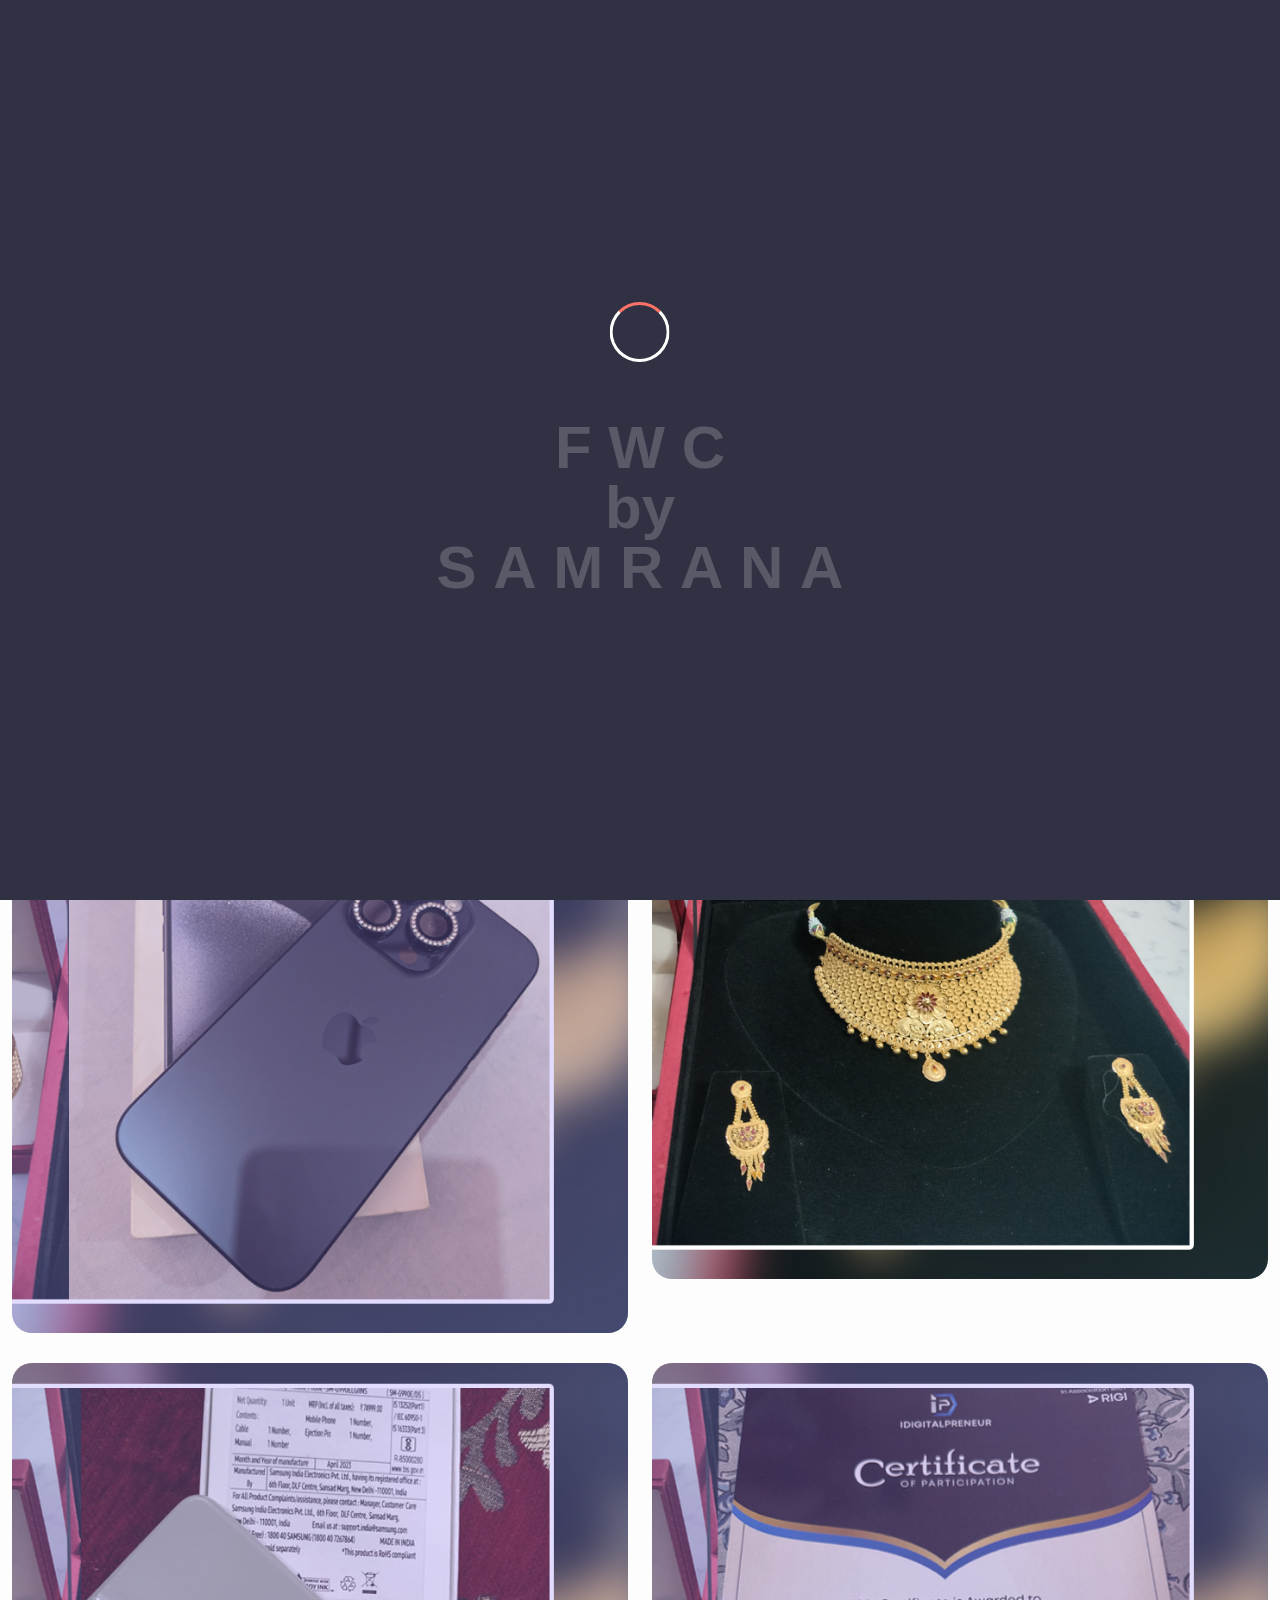
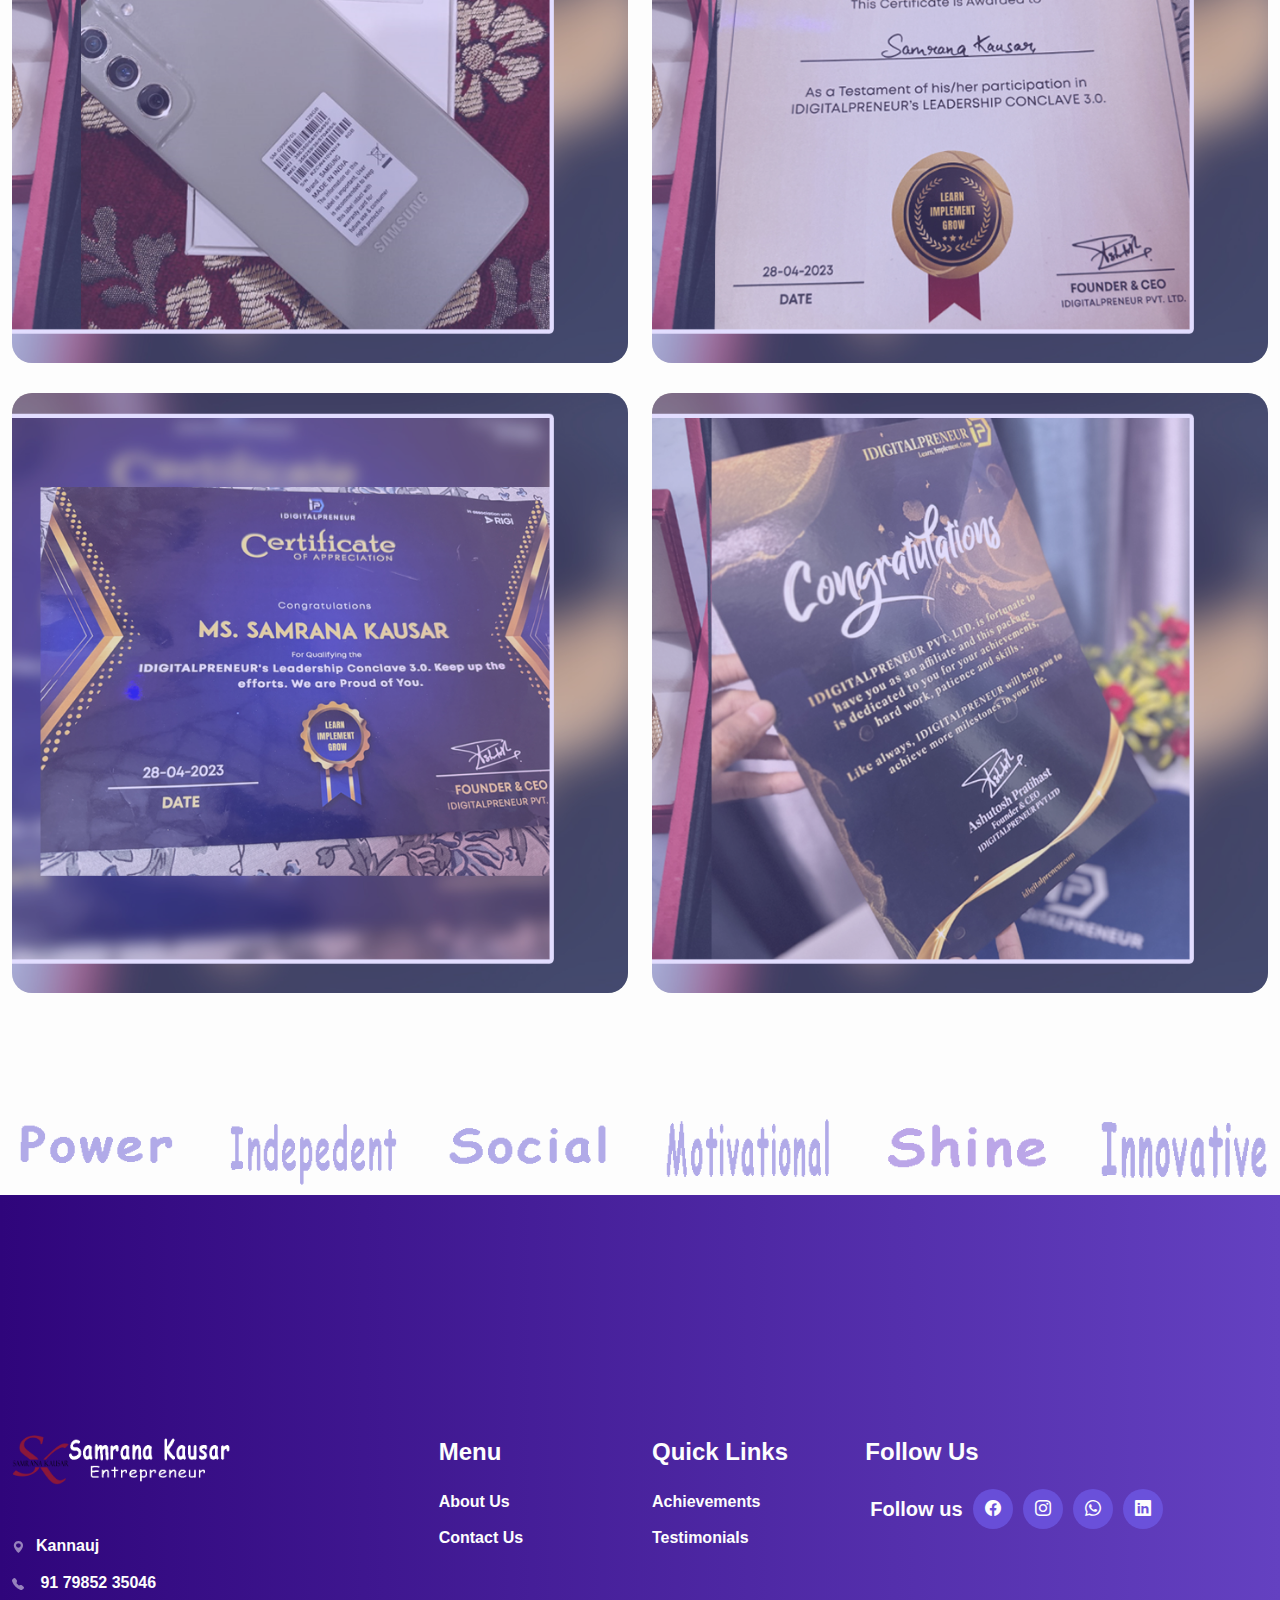
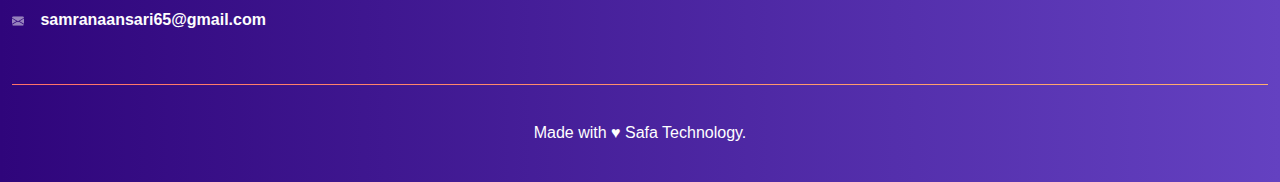
<file: achievement.html>
<!DOCTYPE html>
<html lang="zxx">
    
<!-- Mirrored from wpthemebooster.com/demo/themeforest/html/digicove/index.html by HTTrack Website Copier/3.x [XR&CO'2014], Fri, 19 Apr 2024 05:22:52 GMT -->
<head>
        <!-- Meta Tags -->
        <meta charset="utf-8">
        <meta http-equiv="X-UA-Compatible" content="IE=edge">
        <meta name="viewport" content="width=device-width, initial-scale=1, maximum-scale=1, user-scalable=0">
        <meta name="description" content="Mrittik is a Modern Architecture Theme">
        <meta name="author" content="">

        <!-- Favicon and touch Icons -->
        <link href="assets/img/01.png" rel="shortcut icon" type="image/png">
        <link href="assets/img/apple-touch-icon.html" rel="apple-touch-icon">
        <link href="assets/img/apple-touch-icon-72x72.html" rel="apple-touch-icon" sizes="72x72">
        <link href="assets/img/apple-touch-icon-114x114.html" rel="apple-touch-icon" sizes="114x114">
        <link href="assets/img/apple-touch-icon-144x144.html" rel="apple-touch-icon" sizes="144x144">

        <!-- Page Title -->
        <title>Samrana Khan - Home</title>
        
        <!-- Styles Include -->
        <link rel="stylesheet" href="assets/css/main.css">
        
    </head>


    <body>

        <!-- Preloader -->
        <div id="preloader">
			<div class="preloader-inner">
				<div class="spinner"></div>
				<div class="loading-text">
					 <span data-preloader-text="F" class="characters">F</span>
					
					<span data-preloader-text="W" class="characters">W</span>
					
					<span data-preloader-text="C" class="characters">C</span><br>
					
					<span data-preloader-text="By" class="characters">by</span><br>
					
					<span data-preloader-text="S" class="characters">S</span>

					<span data-preloader-text="A" class="characters">A</span>
					
					<span data-preloader-text="M" class="characters">M</span>
					
					<span data-preloader-text="R" class="characters">R</span>

					<span data-preloader-text="A" class="characters">A</span>
	
				    <span data-preloader-text="N" class="characters">N</span>
					
					<span data-preloader-text="A" class="characters">A</span>
					
				</div>
			</div>
		</div>

        
        <!-- Header -->
		<header class="header py-4 py-lg-0">				
            <div class="container">
                <div class="header_inner d-flex align-items-center justify-content-between">
                    <div class="logo flex-shrink-0">
                        <a href="index.html" class="logo-default"><img src="assets/img/logo.png" alt="logo"></a>
                    </div>

                    
                    <div class="header_right_part d-flex align-items-center justify-content-between gap-lg-5">
                        <div class="mainnav d-none d-lg-block">
                            <ul class="main-menu">
                                <li class="menu-item menu-item-has-children"><a href="index.html"><span>Home</span></a>
                                   
                                </li>

                                <li class="menu-item menu-item-has-children"><a href="about.html"><span>About Us</span></a>
                                    
                                </li>

                                <li class="menu-item menu-item-has-children"><a href="achievement.html"><span>Achievements</span></a>
                                    
                                </li>

                                <li class="menu-item menu-item-has-children"><a href="testimonial.html"><span>Testimonials</span></a>
                                    
                                </li>

                                <li class="menu-item menu-item-has-children"><a href="contact.html"><span>Contact Us</span></a>
                                    
                                </li>
                                
                            </ul>
                        </div>

                        <div class="btn-part d-flex align-items-center gap-4">
                            <div class="btn-group d-none d-lg-block">								
                                <a href="contact.html" class="btn">Get In Touch <span class="btn-arrow-hover"><i class="bi bi-arrow-up-right"></i><i class="bi bi-arrow-up-right"></i></span></a>
                            </div>

                            <!-- Mobile Responsive Menu Toggle Button -->
                            <button type="button" class="mr-menu_toggle d-lg-none">
                                <i class="bi bi-list"></i>
                            </button>
                        </div>
                    </div>
                </div>
			</div>
		</header>

        <!-- Mobile Responsive Menu -->
		<div class="mr-menu">
			<div class="mr-menu_overlay"></div>
			<button type="button" class="mr-menu_close"><i class="bi bi-x-lg"></i></button>
            <div class="logo"></div> <!-- Keep this div empty. Logo will come here by JavaScript -->
			<div class="mr_navmenu"></div> <!-- Keep this div empty. Menu will come here by JavaScript -->
		</div>


<div id="wptb-page-title-default">
            <div class="wptb-page-title-default-bg" style="background-image:url(assets/img/background/bg-pagetitle.jpg)"></div>
            <div class="container">
                <div class="row">
                    <div class="col-12">
                        <h1 class="wptb-page-title">My Achievements</h1>
                        <ul class="wptb-breadcrumb">
                            <li><a class="breadcrumb-entry" href="index.html">Home</a></li>
                            <li><a class="breadcrumb-entry" href="#">Achievements</a></li>
                            <li><span class="breadcrumb-entry">My Achievementss</span></li>
                        </ul>
                    </div>
                </div>
            </div> 
            <svg xmlns="http://www.w3.org/2000/svg" width="1920" height="99" viewBox="0 0 1920 99" fill="none"> <path class="svg-bg" d="M0 304.964V0.5L13 3.5L36.5 8.5L56 12.5L75 16.5L93 20L112 23.5L173.5 34L233 43.5L261.5 47.5L290.5 51.5L303 53.5L316 55L344.5 58.5L373 62L403 65.5L432 69L461.5 72L502.5 76L542.5 79.5L584.5 83L625 86L657 88L699 90.5L712 91.5L724.5 92L745.5 93L764.5 94L795.5 95L827 96.5L857.5 97L888.5 98L920.5 98.5L952.5 99H981H995.5H1010.5H1025.5H1040H1048.5L1064.5 98.5H1073.5L1095.5 98H1098.5L1130 97.5L1189 95.5L1250 92.5L1315.5 88.5L1348 86.5L1381 84L1458.5 77L1497 72.5L1536 68L1636 55L1686 47.5L1711 43L1735.5 38.5L1828 21L1920 0.5V304.964C1167.84 475.273 326.598 375.926 0 304.964Z" fill="#ffffff"></path> <path d="M0 0.388855V-289H1920V0.388855C1167.84 178.983 326.598 74.8031 0 0.388855Z" fill="transparent"></path> </svg>
        </div>
        
        <!-- Main Wrapper-->
        <main class="wrapper">

            

            <!-- Our Services -->
            <section class="wptb-services--carousel1">
                <div class="container">
                    <div class="wptb-heading">
                        <div class="wptb-heading--inner text-center">
                            <div class="wptb-heading--subtitle thirteen wow fadeInUp">My Achievements</div>
                            <h2 class="wptb-heading--title wow fadeInUp">Achievements</h2>
                        </div>
                    </div>
                    <!-- Services Grid -->
                    <div class="row">
                        <div class="col-xxl-4 col-lg-6 col-md-6">
                            <div class="wptb-service-item--inner">
                                <div class="wptb-service-item--image">
                                    <img src="assets/img/services/service1.jpg" alt="" class="img-fluid">
                                </div>

                                
                            </div>
                        </div>

                        <div class="col-xxl-4 col-lg-6 col-md-6">
                            <div class="wptb-service-item--inner active">
                                <div class="wptb-service-item--image">
                                    <img src="assets/img/services/service2.jpg" alt="" class="img-fluid">
                                </div>

                              
                            </div>
                        </div>

                        <div class="col-xxl-4 col-lg-6 col-md-6">
                            <div class="wptb-service-item--inner">
                                <div class="wptb-service-item--image">
                                    <img src="assets/img/services/service3.jpg" alt="" class="img-fluid">
                                </div>

                               
                            </div>
                        </div>

                        <div class="col-xxl-4 col-lg-6 col-md-6">
                            <div class="wptb-service-item--inner">
                                <div class="wptb-service-item--image">
                                    <img src="assets/img/services/service4.jpg" alt="" class="img-fluid">
                                </div>

                              
                            </div>
                        </div>

                        <div class="col-xxl-4 col-lg-6 col-md-6">
                            <div class="wptb-service-item--inner">
                                <div class="wptb-service-item--image">
                                    <img src="assets/img/services/service6.jpg" alt="" class="img-fluid">
                                </div>

                                
                            </div>
                        </div>

                        <div class="col-xxl-4 col-lg-6 col-md-6">
                            <div class="wptb-service-item--inner">
                                <div class="wptb-service-item--image">
                                    <img src="assets/img/services/service5.jpg" alt="" class="img-fluid">
                                </div>

                                
                            </div>
                        </div>
                    </div>
                    <!-- Services Grid End -->
                    
                    <!-- Pagination -->
                   
                </div>
            </section>

            
			
			
			<section class="wptb-partner--carousel style-seo pb-0">
                <div class="container">
                    <div class="swiper-container">    
                        <!-- swiper slides -->
                        <div class="swiper-wrapper">
                            <div class="swiper-slide">
                                <div class="wptb-partner--image">
                                    <a href="#">
                                        <img src="assets/img/clients/logo-01.png" alt="" class="img-fluid">
                                        <img src="assets/img/clients/logo-01.png" alt="" class="img-fluid">
                                    </a>
                                </div>
                            </div>

                            <div class="swiper-slide">
                                <div class="wptb-partner--image">
                                    <a href="#">
                                        <img src="assets/img/clients/logo-02.png" alt="" class="img-fluid">
                                        <img src="assets/img/clients/logo-02.png" alt="" class="img-fluid">
                                    </a>
                                </div>
                            </div>
                            
                            <div class="swiper-slide">
                                <div class="wptb-partner--image">
                                    <a href="#">
                                        <img src="assets/img/clients/logo-03.png" alt="" class="img-fluid">
                                        <img src="assets/img/clients/logo-03.png" alt="" class="img-fluid">
                                    </a>
                                </div>
                            </div>
                            
                            <div class="swiper-slide">
                                <div class="wptb-partner--image">
                                    <a href="#">
                                        <img src="assets/img/clients/logo-04.png" alt="" class="img-fluid">
                                        <img src="assets/img/clients/logo-04.png" alt="" class="img-fluid">
                                    </a>
                                </div>
                            </div>
                            
                            <div class="swiper-slide">
                                <div class="wptb-partner--image">
                                    <a href="#">
                                        <img src="assets/img/clients/logo-05.png" alt="" class="img-fluid">
                                        <img src="assets/img/clients/logo-05.png" alt="" class="img-fluid">
                                    </a>
                                </div>
                            </div>
                            
                            <div class="swiper-slide">
                                <div class="wptb-partner--image">
                                    <a href="#">
                                        <img src="assets/img/clients/logo-06.png" alt="" class="img-fluid">
                                        <img src="assets/img/clients/logo-06.png" alt="" class="img-fluid">
                                    </a>
                                </div>
                            </div>
                            
                            <div class="swiper-slide">
                                <div class="wptb-partner--image">
                                    <a href="#">
                                        <img src="assets/img/clients/logo-03.png" alt="" class="img-fluid">
                                        <img src="assets/img/clients/logo-03.png" alt="" class="img-fluid">
                                    </a>
                                </div>
                            </div>
							<div class="swiper-slide">
                                <div class="wptb-partner--image">
                                    <a href="#">
                                        <img src="assets/img/clients/logo-04.png" alt="" class="img-fluid">
                                        <img src="assets/img/clients/logo-04.png" alt="" class="img-fluid">
                                    </a>
                                </div>
                            </div>
							
                        </div>
                        <!-- !swiper slides -->
                    </div>
                </div>
            </section>
			
			

            <!-- Newsletter -->
            
        </main>

        <!-- Footer -->
        <footer class="footer inner-page">
            <div class="footer-top">
                <div class="container">
                    <div class="row">
                        <div class="col-lg-4 col-md-6">
                            <div class="footer-widget">
                                <div class="logo-footer mb-5">
                                    <a href="index.html"><img src="assets/img/02.png" alt="logo"></a>
                                </div>
                               <ul>
                                    <li><i class="bi bi-geo-alt-fill"></i>Kannauj</li>
                                    <li><a href="tel:+91 79852 35046"><i class="bi bi-telephone-fill"></i> 91 79852 35046</a></li>
                                    <li><a href="mailto:samranaansari65@gmail.com" target="_blank"><i class="bi bi-envelope-fill"></i> samranaansari65@gmail.com</a></li>
                                </ul>
                            </div>
                        </div>

                        <div class="col-lg-2 col-md-6">
                            <div class="footer-widget">
                                <h4 class="widget-title">Menu</h4>
                                <div class="footer-nav">
                                    <ul class="footer_menu">
                                        <li class="menu-item"><a href="about.html">About Us</a></li>
                                        <li class="menu-item"><a href="contact.html">Contact Us</a></li>
                                    </ul>
                                </div>
                            </div>
                        </div>

                        <div class="col-lg-2 col-md-6">
                            <div class="footer-widget">
                                <h4 class="widget-title">Quick Links</h4>
                                <div class="footer-nav">
                                    <ul class="footer_menu">
                                        <li class="menu-item"><a href="achievement.html">Achievements</a></li>
                                        <li class="menu-item"><a href="testimonial.html">Testimonials</a></li>
                                    </ul>
                                </div>
                            </div>
                        </div>

                        <div class="col-lg-4 col-md-6">
                            <div class="footer-widget">
                                <h4 class="widget-title">Follow us</h4>                           
                                <div class="footer-social m-0">
                                    <ul class="footer-social-list">
                                        <li>Follow us</li>
                                        <li><a href="https://www.facebook.com/profile.php?id=100086380683270&mibextid=ZbWKwL" target="_blank"><i class="bi bi-facebook"></i></a></li>
                                        <li ><a href="https://www.instagram.com/samranakausar0/?igsh=aTIxYXFxNGZxcmR0"   target="_blank" ><i class="bi-instagram"></i></a></li>
										<li><a href="https://api.whatsapp.com/send?phone=917985235046" target="_blank"><i class="bi bi-whatsapp"></i></a></li>
                                         <li><a href="https://www.linkedin.com/in/samrana-kausar-4335ab308?utm_source=share&utm_campaign=share_via&utm_content=profile&utm_medium=android_app" target="_blank"><i class="bi-linkedin"></i></a></li>
										
                                    </ul>
                                </div>

                               
                            </div>
                        </div>
                    </div>
                </div>
            </div>
			 <div class="footer-bottom">
                <div class="container">
                    <div class="footer-bottom-inner">
                        <div class="copyright text-center">
                            <p>Made with &hearts; Safa Technology.</a></p>
                        </div>
                    </div>
                </div>
            </div>
        </footer>
        
        
        <div class="totop">
            <a href="#"><i class="bi bi-chevron-up"></i></a>
        </div>

        <!-- Cursor Effect -->
        <!-- <div class="wptb-cursor pos-fix has-follower"></div>
        <div class="wptb-cursor-follower pos-fix"></div>
        <div class="wptb-cursor-arrow-prev pos-fix has-follower"><span class="icon far fa-angle-right rotate-180"></span><span class="text">Prev</span></div>
        <div class="wptb-cursor-arrow-next pos-fix has-follower"><span class="text">Next</span><span class="icon far fa-angle-right"></span></div>
        <div class="wptb-cursor-drag pos-fix has-follower"> <span class="wptb-overlay"></span> <span class="icon icon-left far fa-angle-right rotate-180"></span> <span class="text">Drag</span> <span class="icon icon-right far fa-angle-right"></span></div>
        <div class="wptb-cursor-map pos-fix has-follower">Map</div>
        <div class="wptb-cursor-text pos-fix has-follower"></div>
        <div class="wptb-cursor-icon pos-fix has-follower"></div> <a class="wptb-scroll-top" href="#"> <svg class="wptb-progress-circle" width="100%" height="100%" viewBox="-1 -1 102 102"> <path d="M50,1 a49,49 0 0,1 0,98 a49,49 0 0,1 0,-98" /> </svg> </a></div>
         -->

        <!-- Core JS -->
        <script src="assets/js/jquery-3.6.0.min.js"></script>
        <script src="assets/js/bootstrap.min.js"></script>

        <!-- Swiper Slider -->
        <script src="plugins/swiper/swiper-bundle.min.js"></script>

        <!-- Odometer -->
        <script src="plugins/odometer/appear.js"></script>
        <script src="plugins/odometer/odometer.js"></script>

        <!-- Split Text -->
        <!-- <script src="plugins/splittext/splt.min.js"></script>
        <script src="plugins/anime/anime.min.js"></script> -->

        <!-- WOW Effect -->
        <script src="plugins/wow/wow.min.js"></script>
        <!-- <script src="assets/js/cursor.js"></script> -->
        
        <!-- Theme Custom JS -->
        <script src="assets/js/theme.js"></script>
    </body>

<!-- Mirrored from wpthemebooster.com/demo/themeforest/html/digicove/services-1.html by HTTrack Website Copier/3.x [XR&CO'2014], Fri, 19 Apr 2024 05:25:21 GMT -->
</html>
</file>
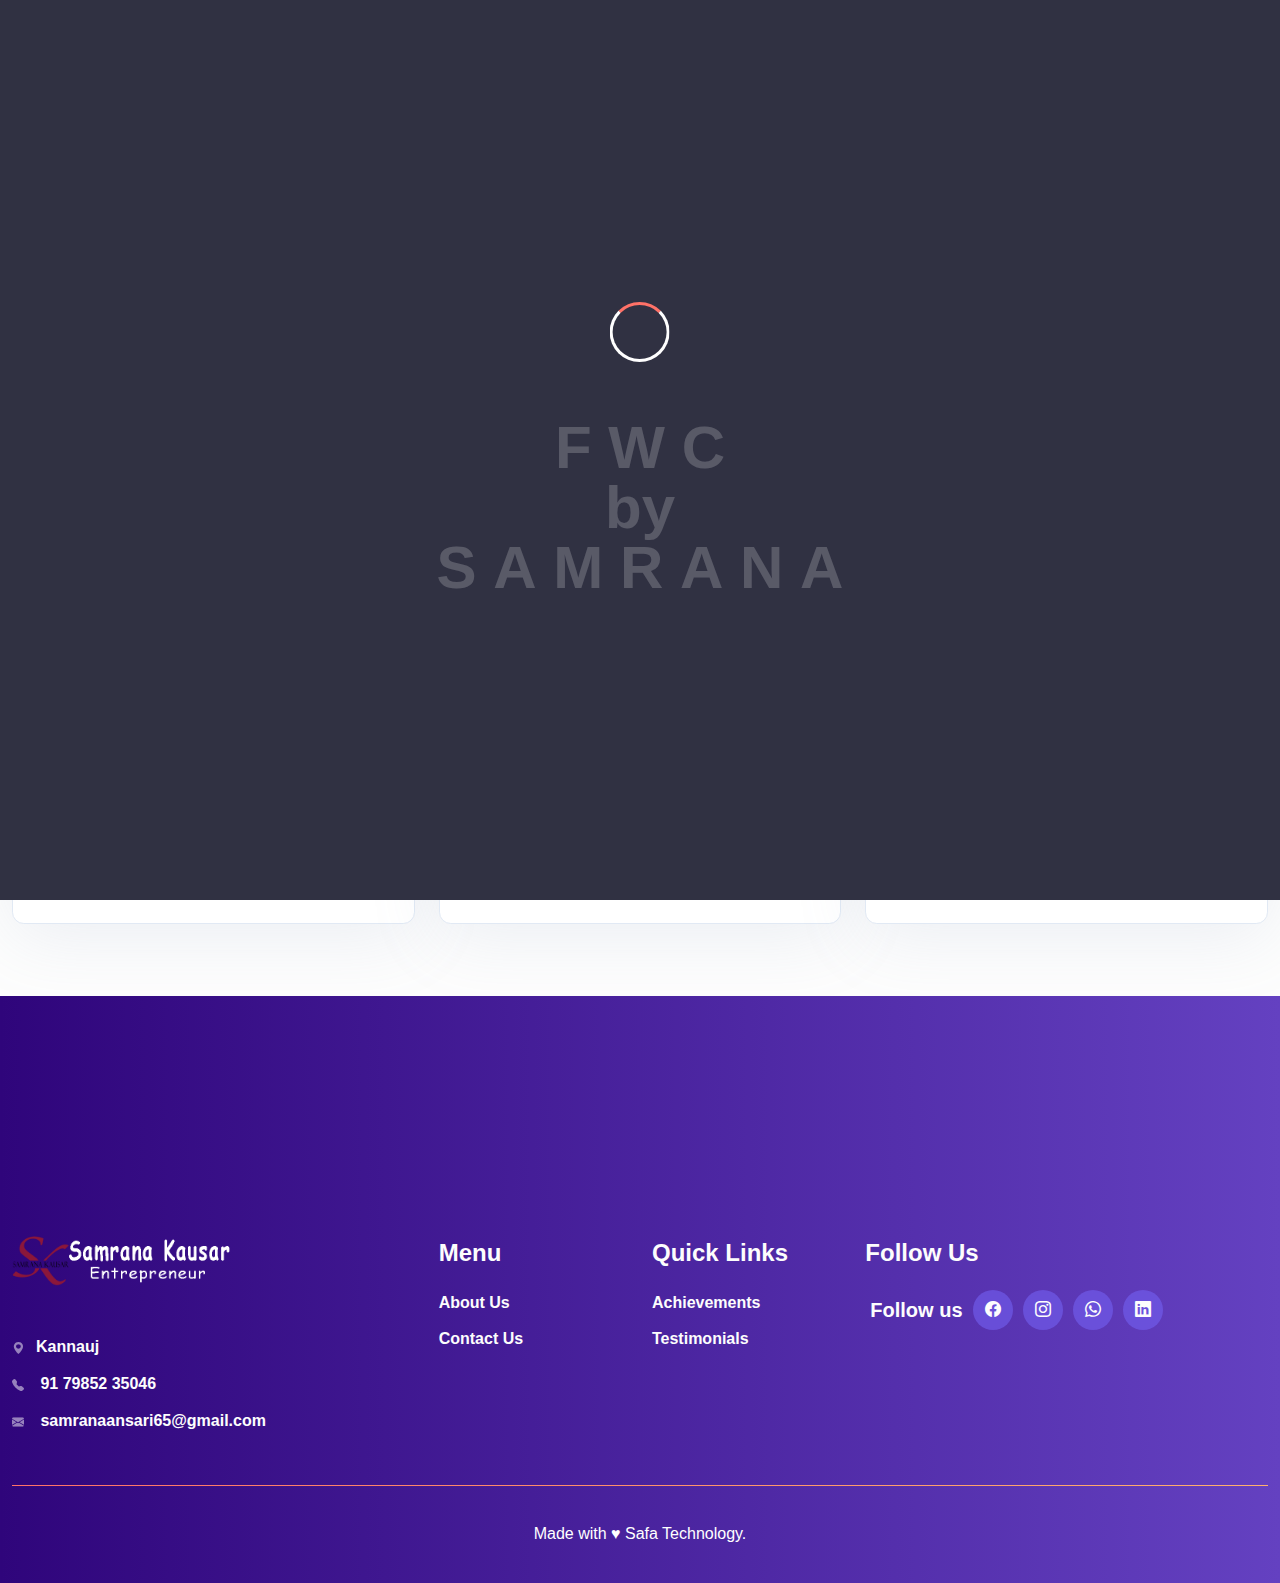
<file: contact.html>
<!DOCTYPE html>
<html lang="zxx">
    
<!-- Mirrored from wpthemebooster.com/demo/themeforest/html/digicove/index.html by HTTrack Website Copier/3.x [XR&CO'2014], Fri, 19 Apr 2024 05:22:52 GMT -->
<head>
        <!-- Meta Tags -->
        <meta charset="utf-8">
        <meta http-equiv="X-UA-Compatible" content="IE=edge">
        <meta name="viewport" content="width=device-width, initial-scale=1, maximum-scale=1, user-scalable=0">
        <meta name="description" content="Mrittik is a Modern Architecture Theme">
        <meta name="author" content="">

        <!-- Favicon and touch Icons -->
        <link href="assets/img/01.png" rel="shortcut icon" type="image/png">
        <link href="assets/img/apple-touch-icon.html" rel="apple-touch-icon">
        <link href="assets/img/apple-touch-icon-72x72.html" rel="apple-touch-icon" sizes="72x72">
        <link href="assets/img/apple-touch-icon-114x114.html" rel="apple-touch-icon" sizes="114x114">
        <link href="assets/img/apple-touch-icon-144x144.html" rel="apple-touch-icon" sizes="144x144">

        <!-- Page Title -->
        <title>Samrana Khan - Contact Us</title>
        
        <!-- Styles Include -->
        <link rel="stylesheet" href="assets/css/main.css">
        
    </head>


    <body>

        <!-- Preloader -->
        <div id="preloader">
			<div class="preloader-inner">
				<div class="spinner"></div>
				<div class="loading-text">
					 <span data-preloader-text="F" class="characters">F</span>
					
					<span data-preloader-text="W" class="characters">W</span>
					
					<span data-preloader-text="C" class="characters">C</span><br>
					
					<span data-preloader-text="By" class="characters">by</span><br>
					
					<span data-preloader-text="S" class="characters">S</span>

					<span data-preloader-text="A" class="characters">A</span>
					
					<span data-preloader-text="M" class="characters">M</span>
					
					<span data-preloader-text="R" class="characters">R</span>

					<span data-preloader-text="A" class="characters">A</span>
	
				    <span data-preloader-text="N" class="characters">N</span>
					
					<span data-preloader-text="A" class="characters">A</span>
					
				</div>
			</div>
		</div>

        
        <!-- Header -->
		<header class="header py-4 py-lg-0">				
            <div class="container">
                <div class="header_inner d-flex align-items-center justify-content-between">
                    <div class="logo flex-shrink-0">
                        <a href="index.html" class="logo-default"><img src="assets/img/logo.png" alt="logo"></a>
                    </div>

                    
                    <div class="header_right_part d-flex align-items-center justify-content-between gap-lg-5">
                        <div class="mainnav d-none d-lg-block">
                            <ul class="main-menu">
                                <li class="menu-item menu-item-has-children"><a href="index.html"><span>Home</span></a>
                                   
                                </li>

                                <li class="menu-item menu-item-has-children"><a href="about.html"><span>About Us</span></a>
                                    
                                </li>

                                <li class="menu-item menu-item-has-children"><a href="achievement.html"><span>Achievements</span></a>
                                    
                                </li>

                                <li class="menu-item menu-item-has-children"><a href="testimonial.html"><span>Testimonials</span></a>
                                    
                                </li>

                                <li class="menu-item menu-item-has-children"><a href="contact.html"><span>Contact Us</span></a>
                                    
                                </li>
                                
                            </ul>
                        </div>

                        <div class="btn-part d-flex align-items-center gap-4">
                            <div class="btn-group d-none d-lg-block">								
                                <a href="contact.html" class="btn">Get In Touch <span class="btn-arrow-hover"><i class="bi bi-arrow-up-right"></i><i class="bi bi-arrow-up-right"></i></span></a>
                            </div>

                            <!-- Mobile Responsive Menu Toggle Button -->
                            <button type="button" class="mr-menu_toggle d-lg-none">
                                <i class="bi bi-list"></i>
                            </button>
                        </div>
                    </div>
                </div>
			</div>
		</header>
		
		
		<!-- page Header -->
     	
		 <div id="wptb-page-title-default">
            <div class="wptb-page-title-default-bg" style="background-image:url(assets/img/background/bg-26.jpg)"></div>
            <div class="container">
                <div class="row">
                    <div class="col-12">
                        <h1 class="wptb-page-title">Contact Us</h1>
                        <ul class="wptb-breadcrumb">
                            <li><a class="breadcrumb-entry" href="index.html">Home</a></li>
                            
                            <li><span class="breadcrumb-entry">Contact Us</span></li>
                        </ul>
                    </div>
                </div>
            </div> 
            <svg xmlns="http://www.w3.org/2000/svg" width="1920" height="99" viewBox="0 0 1920 99" fill="none"> <path class="svg-bg" d="M0 304.964V0.5L13 3.5L36.5 8.5L56 12.5L75 16.5L93 20L112 23.5L173.5 34L233 43.5L261.5 47.5L290.5 51.5L303 53.5L316 55L344.5 58.5L373 62L403 65.5L432 69L461.5 72L502.5 76L542.5 79.5L584.5 83L625 86L657 88L699 90.5L712 91.5L724.5 92L745.5 93L764.5 94L795.5 95L827 96.5L857.5 97L888.5 98L920.5 98.5L952.5 99H981H995.5H1010.5H1025.5H1040H1048.5L1064.5 98.5H1073.5L1095.5 98H1098.5L1130 97.5L1189 95.5L1250 92.5L1315.5 88.5L1348 86.5L1381 84L1458.5 77L1497 72.5L1536 68L1636 55L1686 47.5L1711 43L1735.5 38.5L1828 21L1920 0.5V304.964C1167.84 475.273 326.598 375.926 0 304.964Z" fill="#ffffff"></path> <path d="M0 0.388855V-289H1920V0.388855C1167.84 178.983 326.598 74.8031 0 0.388855Z" fill="transparent"></path> </svg>
        </div>
        
        <!-- Main Wrapper-->
        <main class="wrapper">

            <section class="wptb-iconbox--contact pd-bottom-20">
                <div class="container">
                    <div class="row">
                        <div class="col-xxl-10 offset-xxl-1">
                            <div class="row">
                                <div class="col-lg-4 col-md-4">
                                    <div class="wptb-ci-wrap layout-1 relative wow fadeInUp">
                                        <div class="ci-content-wrap">
                                            <div class="ci-content">
                                                <div class="ci-icon">
                                                    <img src="assets/img/contact/icon-1.svg" alt="img">
                                                </div>
                                                <div class="ci-content-right">
                                                    <h4 class="ci-title">Office address</h4>
                                                    <div class="ci-desc"><a href="mailto:samranaansari65@gmail.com" target="_blank">samranaansari65@gmail.com</a><br> <a href="mailto:samranaansari65@gmail.com" target="_blank">samranaansari65@gmail.com</a></div>
                                                </div>
                                            </div>
                                        </div>
                                    </div>
                                </div>

                                <div class="col-lg-4 col-md-4">
                                    <div class="wptb-ci-wrap layout-1 relative wow fadeInUp">
                                        <div class="ci-content-wrap">
                                            <div class="ci-content">
                                                <div class="ci-icon">
                                                    <img src="assets/img/contact/icon-2.svg" alt="img">
                                                </div>
                                                <div class="ci-content-right">
                                                    <h4 class="ci-title">Call Us Anytime</h4>
                                                    <div class="ci-desc"><a href="tel:+91 79852 35046"><i class="bi bi-telephone-fill"></i> +91 79852 35046</a><br><a href="https://api.whatsapp.com/send?phone=917985235046" target="_blank"><i class="bi bi-whatsapp"></i>+91 79852 35046</a></div>
                                                </div>
                                            </div>
                                        </div>
                                    </div>
                                </div>

                                <div class="col-lg-4 col-md-4">
                                    <div class="wptb-ci-wrap layout-1 relative wow fadeInUp">
                                        <div class="ci-content-wrap">
                                            <div class="ci-content">
                                                <div class="ci-icon">
                                                    <img src="assets/img/contact/icon-3.svg" alt="img">
                                                </div>
                                                <div class="ci-content-right">
                                                    <h4 class="ci-title">Visit Our Office</h4>
                                                    <div class="ci-desc">Kannauj<br> (The Perfume City)</a></div>
                                                </div>
                                            </div>
                                        </div>
                                    </div>
                                </div>
                            </div>
                        </div>
                    </div>
                </div>
            </section> <br><br>


            

            <!-- Newsletter -->
            
        </main>

        <!-- Footer -->
        <footer class="footer inner-page">
            <div class="footer-top">
                <div class="container">
                    <div class="row">
                        <div class="col-lg-4 col-md-6">
                            <div class="footer-widget">
                                <div class="logo-footer mb-5">
                                    <a href="index.html"><img src="assets/img/02.png" alt="logo"></a>
                                </div>
                               <ul>
                                    <li><i class="bi bi-geo-alt-fill"></i>Kannauj</li>
                                    <li><a href="tel:+91 79852 35046"><i class="bi bi-telephone-fill"></i> 91 79852 35046</a></li>
                                    <li><a href="mailto:samranaansari65@gmail.com" target="_blank"><i class="bi bi-envelope-fill"></i> samranaansari65@gmail.com</a></li>
                                </ul>
                            </div>
                        </div>

                        <div class="col-lg-2 col-md-6">
                            <div class="footer-widget">
                                <h4 class="widget-title">Menu</h4>
                                <div class="footer-nav">
                                    <ul class="footer_menu">
                                        <li class="menu-item"><a href="about.html">About Us</a></li>
                                        <li class="menu-item"><a href="contact.html">Contact Us</a></li>
                                    </ul>
                                </div>
                            </div>
                        </div>

                        <div class="col-lg-2 col-md-6">
                            <div class="footer-widget">
                                <h4 class="widget-title">Quick Links</h4>
                                <div class="footer-nav">
                                    <ul class="footer_menu">
                                        <li class="menu-item"><a href="achievement.html">Achievements</a></li>
                                        <li class="menu-item"><a href="testimonial.html">Testimonials</a></li>
                                    </ul>
                                </div>
                            </div>
                        </div>

                        <div class="col-lg-4 col-md-6">
                            <div class="footer-widget">
                                <h4 class="widget-title">Follow us</h4>                           
                                <div class="footer-social m-0">
                                    <ul class="footer-social-list">
                                        <li>Follow us</li>
                                        <li><a href="https://www.facebook.com/profile.php?id=100086380683270&mibextid=ZbWKwL" target="_blank"><i class="bi bi-facebook"></i></a></li>
                                        <li ><a href="https://www.instagram.com/samranakausar0/?igsh=aTIxYXFxNGZxcmR0"   target="_blank" ><i class="bi-instagram"></i></a></li>
										<li><a href="https://api.whatsapp.com/send?phone=917985235046" target="_blank"><i class="bi bi-whatsapp"></i></a></li>
                                         <li><a href="https://www.linkedin.com/in/samrana-kausar-4335ab308?utm_source=share&utm_campaign=share_via&utm_content=profile&utm_medium=android_app" target="_blank"><i class="bi-linkedin"></i></a></li>
										
                                    </ul>
                                </div>

                               
                            </div>
                        </div>
                    </div>
                </div>
            </div>
			 <div class="footer-bottom">
                <div class="container">
                    <div class="footer-bottom-inner">
                        <div class="copyright text-center">
                            <p>Made with &hearts; Safa Technology.</a></p>
                        </div>
                    </div>
                </div>
            </div>
        </footer>
        
        
        <div class="totop">
            <a href="#"><i class="bi bi-chevron-up"></i></a>
        </div>

        <!-- Cursor Effect -->
        <!-- <div class="wptb-cursor pos-fix has-follower"></div>
        <div class="wptb-cursor-follower pos-fix"></div>
        <div class="wptb-cursor-arrow-prev pos-fix has-follower"><span class="icon far fa-angle-right rotate-180"></span><span class="text">Prev</span></div>
        <div class="wptb-cursor-arrow-next pos-fix has-follower"><span class="text">Next</span><span class="icon far fa-angle-right"></span></div>
        <div class="wptb-cursor-drag pos-fix has-follower"> <span class="wptb-overlay"></span> <span class="icon icon-left far fa-angle-right rotate-180"></span> <span class="text">Drag</span> <span class="icon icon-right far fa-angle-right"></span></div>
        <div class="wptb-cursor-map pos-fix has-follower">Map</div>
        <div class="wptb-cursor-text pos-fix has-follower"></div>
        <div class="wptb-cursor-icon pos-fix has-follower"></div> <a class="wptb-scroll-top" href="#"> <svg class="wptb-progress-circle" width="100%" height="100%" viewBox="-1 -1 102 102"> <path d="M50,1 a49,49 0 0,1 0,98 a49,49 0 0,1 0,-98" /> </svg> </a></div>
         -->

        <!-- Core JS -->
        <script src="assets/js/jquery-3.6.0.min.js"></script>
        <script src="assets/js/bootstrap.min.js"></script>

        <!-- Swiper Slider -->
        <script src="plugins/swiper/swiper-bundle.min.js"></script>

        <!-- Odometer -->
        <script src="plugins/odometer/appear.js"></script>
        <script src="plugins/odometer/odometer.js"></script>

        <!-- Split Text -->
        <!-- <script src="plugins/splittext/splt.min.js"></script>
        <script src="plugins/anime/anime.min.js"></script> -->

        <!-- WOW Effect -->
        <script src="plugins/wow/wow.min.js"></script>
        <!-- <script src="assets/js/cursor.js"></script> -->
        
        <!-- Theme Custom JS -->
        <script src="assets/js/theme.js"></script>
    </body>

<!-- Mirrored from wpthemebooster.com/demo/themeforest/html/digicove/contact.html by HTTrack Website Copier/3.x [XR&CO'2014], Fri, 19 Apr 2024 05:25:20 GMT -->
</html>
</file>
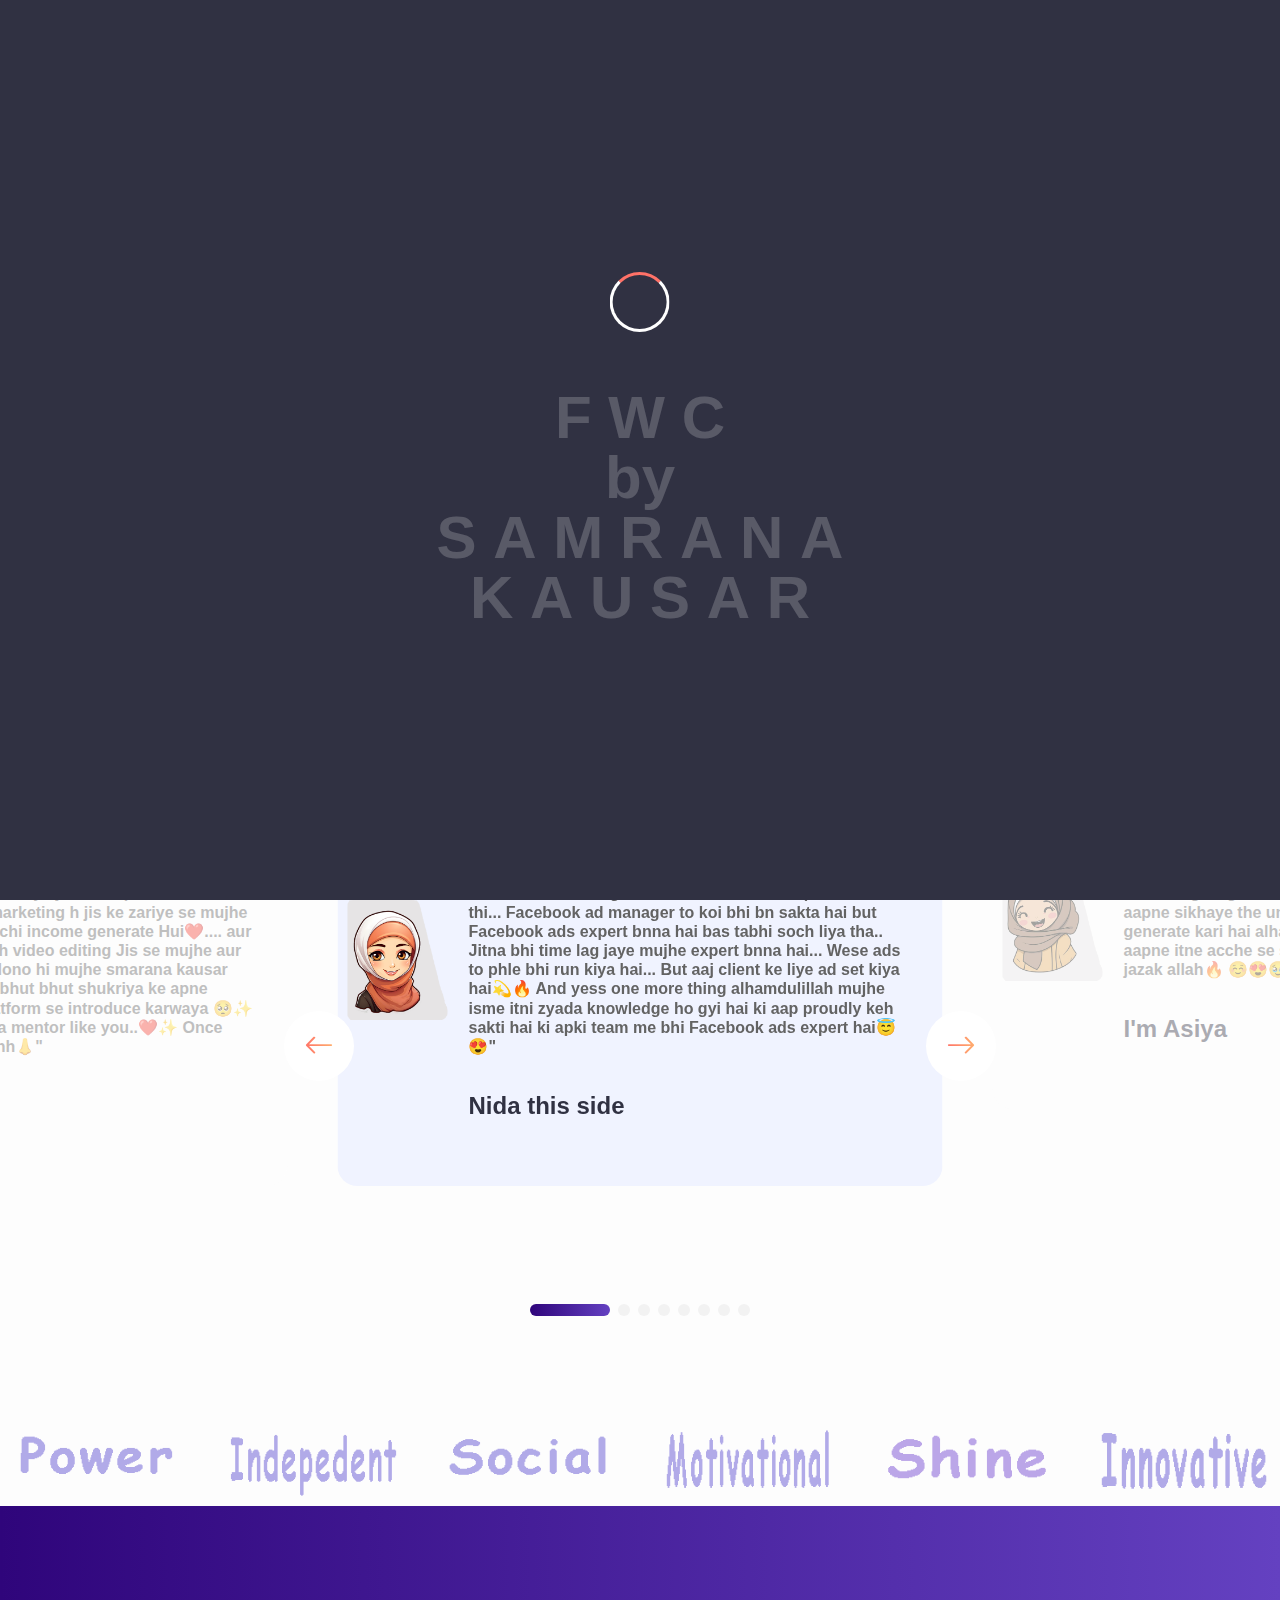
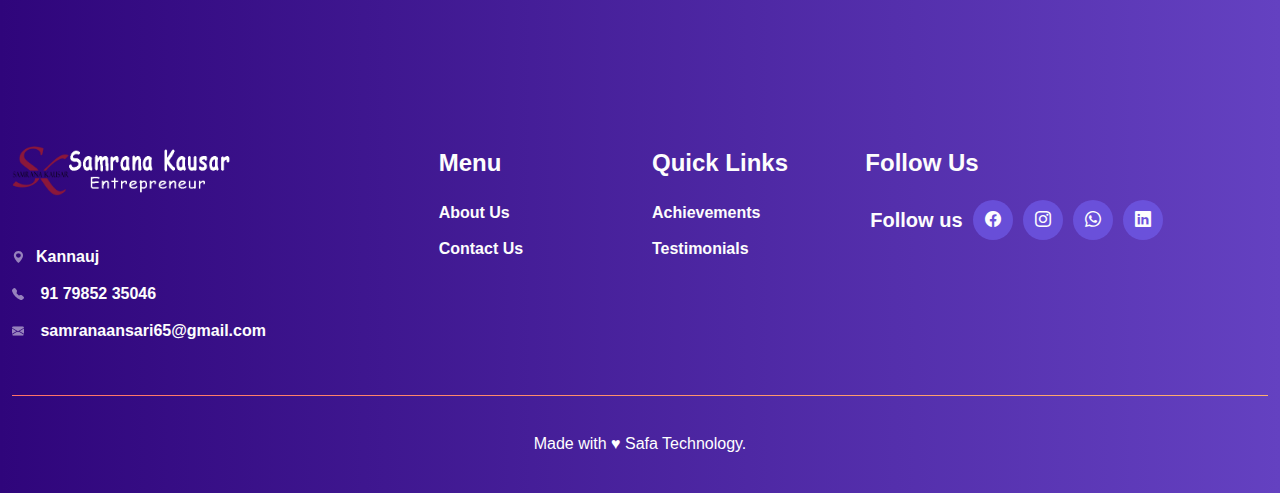
<file: testimonial.html>
<!DOCTYPE html>
<html lang="zxx">
    
<!-- Mirrored from wpthemebooster.com/demo/themeforest/html/digicove/index.html by HTTrack Website Copier/3.x [XR&CO'2014], Fri, 19 Apr 2024 05:22:52 GMT -->
<head>
        <!-- Meta Tags -->
        <meta charset="utf-8">
        <meta http-equiv="X-UA-Compatible" content="IE=edge">
        <meta name="viewport" content="width=device-width, initial-scale=1, maximum-scale=1, user-scalable=0">
        <meta name="description" content="Mrittik is a Modern Architecture Theme">
        <meta name="author" content="">

        <!-- Favicon and touch Icons -->
        <link href="assets/img/01.png" rel="shortcut icon" type="image/png">
        <link href="assets/img/apple-touch-icon.html" rel="apple-touch-icon">
        <link href="assets/img/apple-touch-icon-72x72.html" rel="apple-touch-icon" sizes="72x72">
        <link href="assets/img/apple-touch-icon-114x114.html" rel="apple-touch-icon" sizes="114x114">
        <link href="assets/img/apple-touch-icon-144x144.html" rel="apple-touch-icon" sizes="144x144">

        <!-- Page Title -->
        <title>Samrana Kausar - Testimonials</title>
        
        <!-- Styles Include -->
        <link rel="stylesheet" href="assets/css/main.css">
        
    </head>


    <body>

        <!-- Preloader -->
        <div id="preloader">
			<div class="preloader-inner">
				<div class="spinner"></div>
				<div class="loading-text">
					 <span data-preloader-text="F" class="characters">F</span>
					
					<span data-preloader-text="W" class="characters">W</span>
					
					<span data-preloader-text="C" class="characters">C</span><br>
					
					<span data-preloader-text="By" class="characters">by</span><br>
					
					<span data-preloader-text="S" class="characters">S</span>

					<span data-preloader-text="A" class="characters">A</span>
					
					<span data-preloader-text="M" class="characters">M</span>
					
					<span data-preloader-text="R" class="characters">R</span>

					<span data-preloader-text="A" class="characters">A</span>
	
				    <span data-preloader-text="N" class="characters">N</span>
					
					<span data-preloader-text="A" class="characters">A</span><br>
					
					<span data-preloader-text="K" class="characters">K</span>
					<span data-preloader-text="A" class="characters">A</span>
					<span data-preloader-text="U" class="characters">U</span>
					<span data-preloader-text="S" class="characters">S</span>
					<span data-preloader-text="A" class="characters">A</span>
					<span data-preloader-text="R" class="characters">R</span>
					
				</div>
			</div>
		</div>

        
        <!-- Header -->
		<header class="header py-4 py-lg-0">				
            <div class="container">
                <div class="header_inner d-flex align-items-center justify-content-between">
                    <div class="logo flex-shrink-0">
                        <a href="index.html" class="logo-default"><img src="assets/img/logo.png" alt="logo"></a>
                    </div>

                    
                    <div class="header_right_part d-flex align-items-center justify-content-between gap-lg-5">
                        <div class="mainnav d-none d-lg-block">
                            <ul class="main-menu">
                                <li class="menu-item menu-item-has-children"><a href="index.html"><span>Home</span></a>
                                   
                                </li>

                                <li class="menu-item menu-item-has-children"><a href="about.html"><span>About Us</span></a>
                                    
                                </li>

                                <li class="menu-item menu-item-has-children"><a href="achievement.html"><span>Achievements</span></a>
                                    
                                </li>

                                <li class="menu-item menu-item-has-children"><a href="testimonial.html"><span>Testimonials</span></a>
                                    
                                </li>

                                <li class="menu-item menu-item-has-children"><a href="contact.html"><span>Contact Us</span></a>
                                    
                                </li>
                                
                            </ul>
                        </div>

                        <div class="btn-part d-flex align-items-center gap-4">
                            <div class="btn-group d-none d-lg-block">								
                                <a href="contact.html" class="btn">Get In Touch <span class="btn-arrow-hover"><i class="bi bi-arrow-up-right"></i><i class="bi bi-arrow-up-right"></i></span></a>
                            </div>

                            <!-- Mobile Responsive Menu Toggle Button -->
                            <button type="button" class="mr-menu_toggle d-lg-none">
                                <i class="bi bi-list"></i>
                            </button>
                        </div>
                    </div>
                </div>
			</div>
		</header>
		
		
		<!-- page Header -->
     	
		 <div id="wptb-page-title-default">
            <div class="wptb-page-title-default-bg" style="background-image:url(assets/img/background/bg-26.jpg)"></div>
            <div class="container">
                <div class="row">
                    <div class="col-12">
                        <h1 class="wptb-page-title">Testimonial</h1>
                        <ul class="wptb-breadcrumb">
                            <li><a class="breadcrumb-entry" href="index.html">Home</a></li>
                            
                            <li><span class="breadcrumb-entry">Testimonial</span></li>
                        </ul>
                    </div>
                </div>
            </div> 
            <svg xmlns="http://www.w3.org/2000/svg" width="1920" height="99" viewBox="0 0 1920 99" fill="none"> <path class="svg-bg" d="M0 304.964V0.5L13 3.5L36.5 8.5L56 12.5L75 16.5L93 20L112 23.5L173.5 34L233 43.5L261.5 47.5L290.5 51.5L303 53.5L316 55L344.5 58.5L373 62L403 65.5L432 69L461.5 72L502.5 76L542.5 79.5L584.5 83L625 86L657 88L699 90.5L712 91.5L724.5 92L745.5 93L764.5 94L795.5 95L827 96.5L857.5 97L888.5 98L920.5 98.5L952.5 99H981H995.5H1010.5H1025.5H1040H1048.5L1064.5 98.5H1073.5L1095.5 98H1098.5L1130 97.5L1189 95.5L1250 92.5L1315.5 88.5L1348 86.5L1381 84L1458.5 77L1497 72.5L1536 68L1636 55L1686 47.5L1711 43L1735.5 38.5L1828 21L1920 0.5V304.964C1167.84 475.273 326.598 375.926 0 304.964Z" fill="#ffffff"></path> <path d="M0 0.388855V-289H1920V0.388855C1167.84 178.983 326.598 74.8031 0 0.388855Z" fill="transparent"></path> </svg>
        </div>
		
            <!-- Testimonial -->
            <section class="wptb-testimonial--carousel1">
                <div class="wptb-heading">
                    <div class="wptb-heading--inner text-center">
                        <div class="wptb-heading--subtitle thirteen wow fadeInUp">Testimonials</div>
                        <h2 class="wptb-heading--title wow fadeInUp">What our clients say</h2>
                    </div>
                </div>

                <div class="swiper-container">    
                    <!-- swiper slides -->
                    <div class="swiper-wrapper">
                        <div class="swiper-slide">
                            <div class="wptb-item--inner ">  
                                <img src="assets/img/testimonial/1.png" alt="image">                                    
                                <div class="wptb-item-body">
                                    <span class="wptb-item--star five-star">
                                        <i class="bi bi-star-fill"></i>
                                        <i class="bi bi-star-fill"></i>
                                        <i class="bi bi-star-fill"></i>
                                        <i class="bi bi-star-fill"></i>
                                        <i class="bi bi-star-fill"></i>
                                    </span>                
                                    <div class="wptb-item--desc el-empty"><h6>"Assalamu alaikum Samrana mam, 
 Alhamdulillah Facebook ads ke through freelancing start krdi hai... Ispar 6 month se learning kr rhe the.. Bcz ek bar apne ek bat khi thi... Facebook ad manager to koi bhi bn sakta hai but Facebook ads expert bnna hai bas tabhi soch liya tha.. Jitna bhi time lag jaye mujhe expert bnna hai... Wese ads to phle bhi run kiya hai... But aaj client ke liye ad set kiya hai💫🔥
And yess one more thing alhamdulillah mujhe isme itni zyada knowledge ho gyi hai ki aap proudly keh sakti hai ki apki team me bhi Facebook ads expert hai😇😍"</h6></div>
                                    <div class="wptb-item-meta">
                                        <h4 class="wptb-item--title">Nida this side</h4>
                                        
                                    </div>
                                </div>
                            </div>
                        </div>

                        <div class="swiper-slide">
                            <div class="wptb-item--inner ">  
                                <img src="assets/img/testimonial/2.png" alt="image">                                    
                                <div class="wptb-item-body">
                                    <span class="wptb-item--star five-star">
                                        <i class="bi bi-star-fill"></i>
                                        <i class="bi bi-star-fill"></i>
                                        <i class="bi bi-star-fill"></i>
                                        <i class="bi bi-star-fill"></i>
                                        <i class="bi bi-star-fill"></i>
                                    </span>                
                                    <div class="wptb-item--desc el-empty"><h6>"Assalamualaikum samrana ma'am,  alhamdulillah allahumma barik maine 5 lakh+ ki earning affiliate marketing se generate kari hai or iske alawa jo courses aapne sikhaye the un se bhi maine other income source generate kari hai alhamdulillah😍
Aapka bhot shukriya aapne itne acche se support kara or guidance ke liye jazak allah🔥
☺️😍🥹"</h6></div>
                                    <div class="wptb-item-meta">
                                        <h4 class="wptb-item--title">I'm Asiya</h4>
                                        
                                    </div>
                                </div>
                            </div>
                        </div>

                        <div class="swiper-slide">
                            <div class="wptb-item--inner ">  
                                <img src="assets/img/testimonial/3.png" alt="image">                                    
                                <div class="wptb-item-body">
                                    <span class="wptb-item--star five-star">
                                        <i class="bi bi-star-fill"></i>
                                        <i class="bi bi-star-fill"></i>
                                        <i class="bi bi-star-fill"></i>
                                        <i class="bi bi-star-fill"></i>
                                        <i class="bi bi-star-fill"></i>
                                    </span>                
                                    <div class="wptb-item--desc el-empty"><h6>"Assalamualaikum  Samrana sister,hope so ap thik hongi mujhe ap ko batana hai bht achi 
									chiz Maine apke through is platform ko join Kiya tha nd mujhe na online work ki koi knowledge nhi thi naahi koi idea tha ki m kr paungi ya nhi bs allah 
									ke bharose or apke bhrose join krliya tha but alhamdulillah alhamdulillah apne hme bht ache se guide kiya nd now mai ek video editor ban gyi hu🥰☺️mujhe 
									to reel ka R b nhi ata tha but apne hme sikhyaa editing wagairah nd ab jb m apni videos edit krti hu na sis 🥰😆to meri reels p thousands mai view ate hai 
									nd or meri ek reel to 35k cross kr gyi alhamdulillah ☺️ se bht bht thnks apne bht kuch sikhaya hme allah apko bht tarakki de🥺🥰apki sehat achi krde apko shifaye 
									kamila naseeb kre ameen summa ameen❤️❤️❤️</h6></div>
                                    <div class="wptb-item-meta">
                                        <h4 class="wptb-item--title">This side Ruma Ansari</h4>
                                       
                                    </div>
                                </div>
                            </div>
                        </div>

                        <div class="swiper-slide">
                            <div class="wptb-item--inner ">  
                                <img src="assets/img/testimonial/4.png" alt="image">                                    
                                <div class="wptb-item-body">
                                    <span class="wptb-item--star five-star">
                                        <i class="bi bi-star-fill"></i>
                                        <i class="bi bi-star-fill"></i>
                                        <i class="bi bi-star-fill"></i>
                                        <i class="bi bi-star-fill"></i>
                                        <i class="bi bi-star-fill"></i>
                                    </span>                
                                    <div class="wptb-item--desc el-empty"><h6>"Assalamu alaikum/hi!!!
i'm a freelancer and I'm very thankful to Allah because Allah gave samrana mam is my mentor and my ideal because of her I'm her she gave me positive way to learn skills ...."</h6></div>
                                    <div class="wptb-item-meta">
                                        <h4 class="wptb-item--title">Kounain this side</h4>
                                       
                                    </div>
                                </div>
                            </div>
                        </div>
						
						
						 <div class="swiper-slide">
                            <div class="wptb-item--inner ">  
                                <img src="assets/img/testimonial/5.png" alt="image">                                    
                                <div class="wptb-item-body">
                                    <span class="wptb-item--star five-star">
                                        <i class="bi bi-star-fill"></i>
                                        <i class="bi bi-star-fill"></i>
                                        <i class="bi bi-star-fill"></i>
                                        <i class="bi bi-star-fill"></i>
                                        <i class="bi bi-star-fill"></i>
                                    </span>                
                                    <div class="wptb-item--desc el-empty"><h6>"Assalamualaikum  🧕🏻
Samrana mam mujhe aap ko ye baat share karte hue bhut Khushi horhi hai k Alhamdulillah aap ki dua se or aap ki support se me as a freelancer select Hui hu alhamdulillah 🤗 mujhe ek Dr. ne monthly template disign krne k liye kha hai Alhamdulillah 😊 or ye sb sirf apki personal trainings ki wjh se possible ho paya h❤️ Now I can proudly say that consistency is the key to success🔥"</h6></div>
                                    <div class="wptb-item-meta">
                                        <h4 class="wptb-item--title">Raisa Pathan this side</h4>
                                       
                                    </div>
                                </div>
                            </div>
                        </div>
						
						
						 <div class="swiper-slide">
                            <div class="wptb-item--inner ">  
                                <img src="assets/img/testimonial/11.png" alt="image">                                    
                                <div class="wptb-item-body">
                                    <span class="wptb-item--star five-star">
                                        <i class="bi bi-star-fill"></i>
                                        <i class="bi bi-star-fill"></i>
                                        <i class="bi bi-star-fill"></i>
                                        <i class="bi bi-star-fill"></i>
                                        <i class="bi bi-star-fill"></i>
                                    </span>                
                                    <div class="wptb-item--desc el-empty"><h6>Hi, I'm work as a graphic designer... I am very grateful to Samrana Kausar ma'am that after I joining your mentorship you resolved my all small doubts in training and gave me full support..... I consider myself very lucky that I got a mentor like you..... Meeting you was like walking on a good path and giving clarity on how you girls can make yourself independent even while staying at home... There is really no mentor like you, you are the only one.... I hope you will be very successful in the way you have put your full attention in teaching us, may God give you a lot of success.... thankyou again ma'm...🫶🫶"</h6></div>
                                    <div class="wptb-item-meta">
                                        <h4 class="wptb-item--title">This is Poonam</h4>
                                       
                                    </div>
                                </div>
                            </div>
                        </div>
						
						
						 <div class="swiper-slide">
                            <div class="wptb-item--inner ">  
                                <img src="assets/img/testimonial/7.png" alt="image">                                    
                                <div class="wptb-item-body">
                                    <span class="wptb-item--star five-star">
                                        <i class="bi bi-star-fill"></i>
                                        <i class="bi bi-star-fill"></i>
                                        <i class="bi bi-star-fill"></i>
                                        <i class="bi bi-star-fill"></i>
                                        <i class="bi bi-star-fill"></i>
                                    </span>                
                                    <div class="wptb-item--desc el-empty"><h6>"Assalamualaikum 

Alhamdulillah summa alhamdulillah❤️& first of all thank you so much samarana ma'am allah k Fazal apki help or support se being a housewife🧕& mother of 2 kids means mera ek 5 saal ka beta or 1 saal ki beti h or alhamdulillah meine is platform se 4 lakh 61,000 ki earning💸 create ki h, only because of your help & guidance, or inshallah abhi bahot aage Jana h😌 apka jitna shukriya ada karun Kam h🥹once again thank you sooooo much😍 allah apko jazaaye khair ataa kare🤲"</h6></div>
                                    <div class="wptb-item-meta">
                                        <h4 class="wptb-item--title">This side sana farhan</h4>
                                       
                                    </div>
                                </div>
                            </div>
                        </div>
						
						
						 <div class="swiper-slide">
                            <div class="wptb-item--inner ">  
                                <img src="assets/img/testimonial/8.png" alt="image">                                    
                                <div class="wptb-item-body">
                                    <span class="wptb-item--star five-star">
                                        <i class="bi bi-star-fill"></i>
                                        <i class="bi bi-star-fill"></i>
                                        <i class="bi bi-star-fill"></i>
                                        <i class="bi bi-star-fill"></i>
                                        <i class="bi bi-star-fill"></i>
                                    </span>                
                                    <div class="wptb-item--desc el-empty"><h6>"assalamu alaikum,
☺️
 mujhe ye batate hue bhut Khushi ho rhi h😊....ke mene is platform ne mujhe  2 source of income generate karna sikhaya jisme Jo phela source of income hai wo affiliate marketing h jis ke zariye se mujhe alhamdulillah se bht hi achi income generate Hui❤️.... aur dusra source of income h video editing Jis se mujhe aur bhi munafa hua, aur ye dono hi mujhe smarana kausar ma'am ne sikhaya,ap ka bhut bhut shukriya ke apne mujhe khud se aur is platform se introduce karwaya 🥺✨

Im very grateful to have a mentor like you..❤️✨ Once again thank you so muchh👃"</h6></div>
                                    <div class="wptb-item-meta">
                                        <h4 class="wptb-item--title"> Ruma this side</h4>
                                       
                                    </div>
                                </div>
                            </div>
                        </div>
						
                    </div>
                    <!-- !swiper slides -->

                    
                    <div class="swiper-control">                                    
                        <!-- next / prev arrows -->                                    
                        <div class="wptb-swiper-arrow swiper-button-prev">
                            <i class="bi bi-arrow-left"></i>
                        </div>

                        <div class="wptb-swiper-arrow swiper-button-next">
                            <i class="bi bi-arrow-right"></i>
                        </div>
                        <!-- !next / prev arrows -->
                    </div>

                    <!-- pagination dots -->
                    <div class="wptb-swiper-dots">
                        <div class="swiper-pagination"></div>
                    </div>
                    <!-- !pagination dots -->
                </div>
            </section>
        </main>
		
		<section class="wptb-partner--carousel style-seo pb-0">
                <div class="container">
                    <div class="swiper-container">    
                        <!-- swiper slides -->
                        <div class="swiper-wrapper">
                            <div class="swiper-slide">
                                <div class="wptb-partner--image">
                                    <a href="#">
                                        <img src="assets/img/clients/logo-01.png" alt="" class="img-fluid">
                                        <img src="assets/img/clients/logo-01.png" alt="" class="img-fluid">
                                    </a>
                                </div>
                            </div>

                            <div class="swiper-slide">
                                <div class="wptb-partner--image">
                                    <a href="#">
                                        <img src="assets/img/clients/logo-02.png" alt="" class="img-fluid">
                                        <img src="assets/img/clients/logo-02.png" alt="" class="img-fluid">
                                    </a>
                                </div>
                            </div>
                            
                            <div class="swiper-slide">
                                <div class="wptb-partner--image">
                                    <a href="#">
                                        <img src="assets/img/clients/logo-03.png" alt="" class="img-fluid">
                                        <img src="assets/img/clients/logo-03.png" alt="" class="img-fluid">
                                    </a>
                                </div>
                            </div>
                            
                            <div class="swiper-slide">
                                <div class="wptb-partner--image">
                                    <a href="#">
                                        <img src="assets/img/clients/logo-04.png" alt="" class="img-fluid">
                                        <img src="assets/img/clients/logo-04.png" alt="" class="img-fluid">
                                    </a>
                                </div>
                            </div>
                            
                            <div class="swiper-slide">
                                <div class="wptb-partner--image">
                                    <a href="#">
                                        <img src="assets/img/clients/logo-05.png" alt="" class="img-fluid">
                                        <img src="assets/img/clients/logo-05.png" alt="" class="img-fluid">
                                    </a>
                                </div>
                            </div>
                            
                            <div class="swiper-slide">
                                <div class="wptb-partner--image">
                                    <a href="#">
                                        <img src="assets/img/clients/logo-06.png" alt="" class="img-fluid">
                                        <img src="assets/img/clients/logo-06.png" alt="" class="img-fluid">
                                    </a>
                                </div>
                            </div>
                            
                            <div class="swiper-slide">
                                <div class="wptb-partner--image">
                                    <a href="#">
                                        <img src="assets/img/clients/logo-03.png" alt="" class="img-fluid">
                                        <img src="assets/img/clients/logo-03.png" alt="" class="img-fluid">
                                    </a>
                                </div>
                            </div>
							<div class="swiper-slide">
                                <div class="wptb-partner--image">
                                    <a href="#">
                                        <img src="assets/img/clients/logo-04.png" alt="" class="img-fluid">
                                        <img src="assets/img/clients/logo-04.png" alt="" class="img-fluid">
                                    </a>
                                </div>
                            </div>
							
                        </div>
                        <!-- !swiper slides -->
                    </div>
                </div>
            </section>
	
		
		
   <footer class="footer inner-page">
            <div class="footer-top">
                <div class="container">
                    <div class="row">
                        <div class="col-lg-4 col-md-6">
                            <div class="footer-widget">
                                <div class="logo-footer mb-5">
                                    <a href="index.html"><img src="assets/img/02.png" alt="logo"></a>
                                </div>
                               <ul>
                                    <li><i class="bi bi-geo-alt-fill"></i>Kannauj</li>
                                    <li><a href="tel:+91 79852 35046"><i class="bi bi-telephone-fill"></i> 91 79852 35046</a></li>
                                    <li><a href="mailto:samranaansari65@gmail.com" target="_blank"><i class="bi bi-envelope-fill"></i> samranaansari65@gmail.com</a></li>
                                </ul>
                            </div>
                        </div>

                        <div class="col-lg-2 col-md-6">
                            <div class="footer-widget">
                                <h4 class="widget-title">Menu</h4>
                                <div class="footer-nav">
                                    <ul class="footer_menu">
                                        <li class="menu-item"><a href="about.html">About Us</a></li>
                                        <li class="menu-item"><a href="contact.html">Contact Us</a></li>
                                    </ul>
                                </div>
                            </div>
                        </div>

                        <div class="col-lg-2 col-md-6">
                            <div class="footer-widget">
                                <h4 class="widget-title">Quick Links</h4>
                                <div class="footer-nav">
                                    <ul class="footer_menu">
                                        <li class="menu-item"><a href="achievement.html">Achievements</a></li>
                                        <li class="menu-item"><a href="testimonial.html">Testimonials</a></li>
                                    </ul>
                                </div>
                            </div>
                        </div>

                        <div class="col-lg-4 col-md-6">
                            <div class="footer-widget">
                                <h4 class="widget-title">Follow us</h4>                           
                                <div class="footer-social m-0">
                                    <ul class="footer-social-list">
                                        <li>Follow us</li>
                                        <li><a href="https://www.facebook.com/profile.php?id=100086380683270&mibextid=ZbWKwL" target="_blank"><i class="bi bi-facebook"></i></a></li>
                                        <li ><a href="https://www.instagram.com/thesamranakausar?igsh=MWlwM2szbzl6YThidw=="   target="_blank" ><i class="bi-instagram"></i></a></li>
										<li><a href="https://api.whatsapp.com/send?phone=917985235046" target="_blank"><i class="bi bi-whatsapp"></i></a></li>
                                         <li><a href="https://www.linkedin.com/in/samrana-kausar-4335ab308?utm_source=share&utm_campaign=share_via&utm_content=profile&utm_medium=android_app" target="_blank"><i class="bi-linkedin"></i></a></li>
										
                                    </ul>
                                </div>

                               
                            </div>
                        </div>
                    </div>
                </div>
            </div>
			 <div class="footer-bottom">
                <div class="container">
                    <div class="footer-bottom-inner">
                        <div class="copyright text-center">
                            <p>Made with &hearts; Safa Technology.</a></p>
                        </div>
                    </div>
                </div>
            </div>
        </footer>
        
        
        
		
        
		
		
		
		
		
		
		
		
		
		
		
		
		
		
		
		
		
        
        <div class="totop">
            <a href="#"><i class="bi bi-chevron-up"></i></a>
        </div>

        <!-- Cursor Effect -->
        <!-- <div class="wptb-cursor pos-fix has-follower"></div>
        <div class="wptb-cursor-follower pos-fix"></div>
        <div class="wptb-cursor-arrow-prev pos-fix has-follower"><span class="icon far fa-angle-right rotate-180"></span><span class="text">Prev</span></div>
        <div class="wptb-cursor-arrow-next pos-fix has-follower"><span class="text">Next</span><span class="icon far fa-angle-right"></span></div>
        <div class="wptb-cursor-drag pos-fix has-follower"> <span class="wptb-overlay"></span> <span class="icon icon-left far fa-angle-right rotate-180"></span> <span class="text">Drag</span> <span class="icon icon-right far fa-angle-right"></span></div>
        <div class="wptb-cursor-map pos-fix has-follower">Map</div>
        <div class="wptb-cursor-text pos-fix has-follower"></div>
        <div class="wptb-cursor-icon pos-fix has-follower"></div> <a class="wptb-scroll-top" href="#"> <svg class="wptb-progress-circle" width="100%" height="100%" viewBox="-1 -1 102 102"> <path d="M50,1 a49,49 0 0,1 0,98 a49,49 0 0,1 0,-98" /> </svg> </a></div>
         -->

        <!-- Core JS -->
        <script src="assets/js/jquery-3.6.0.min.js"></script>
        <script src="assets/js/bootstrap.min.js"></script>

        <!-- Swiper Slider -->
        <script src="plugins/swiper/swiper-bundle.min.js"></script>

        <!-- Odometer -->
        <script src="plugins/odometer/appear.js"></script>
        <script src="plugins/odometer/odometer.js"></script>

        <!-- Split Text -->
        <!-- <script src="plugins/splittext/splt.min.js"></script>
        <script src="plugins/anime/anime.min.js"></script> -->

        <!-- WOW Effect -->
        <script src="plugins/wow/wow.min.js"></script>

        <!-- Fancybox -->
        <script src="plugins/fancybox/jquery.fancybox.min.js"></script>
        <script src="plugins/fancybox/fancybox-init.js"></script>
        
        <!-- Theme Custom JS -->
        <script src="assets/js/theme.js"></script>
    </body>

<!-- Mirrored from wpthemebooster.com/demo/themeforest/html/digicove/index.html by HTTrack Website Copier/3.x [XR&CO'2014], Fri, 19 Apr 2024 05:23:45 GMT -->
</html>
</file>
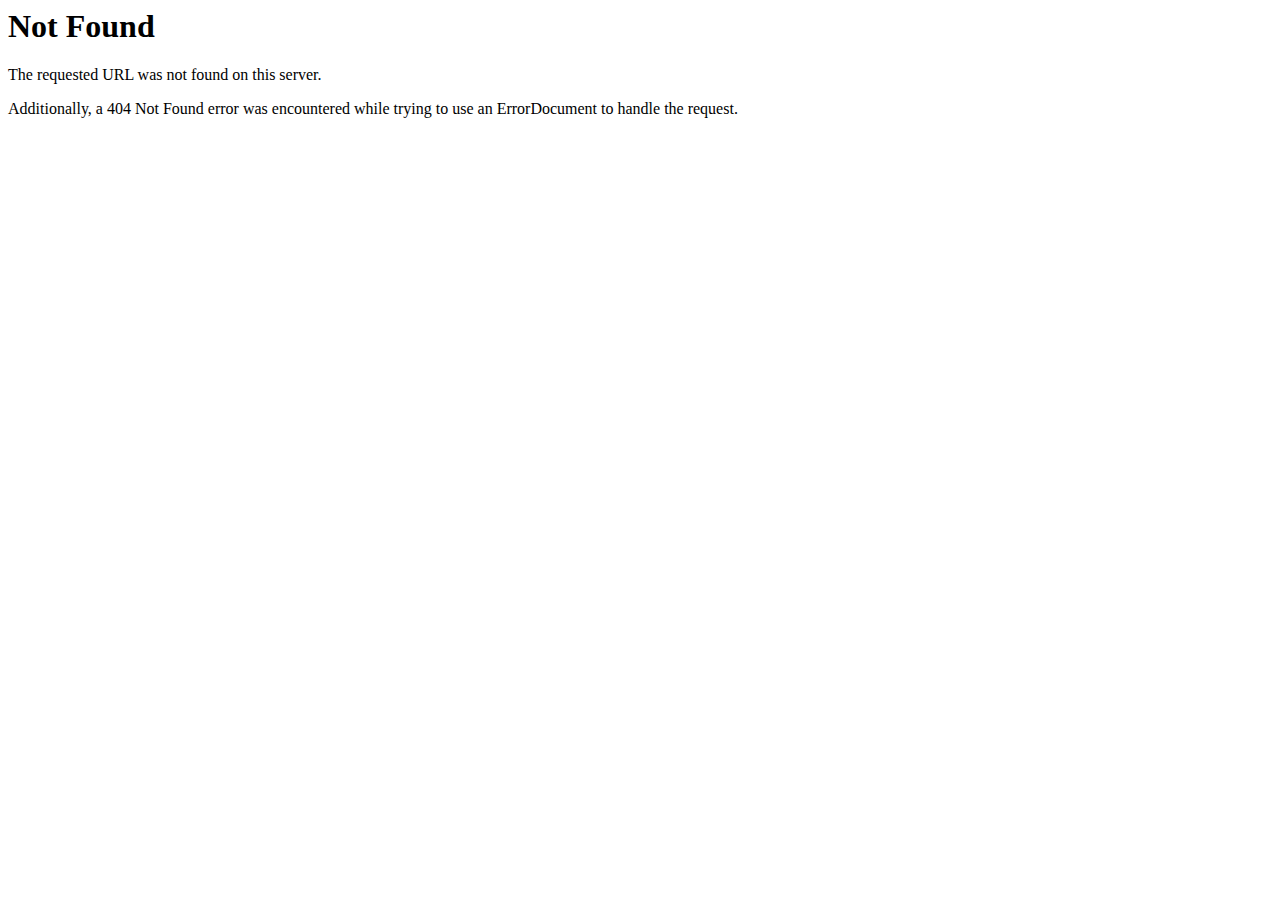
<file: assets/img/bg-contact.html>
<!DOCTYPE HTML PUBLIC "-//IETF//DTD HTML 2.0//EN">
<html><head>
<title>404 Not Found</title>
</head><body>
<h1>Not Found</h1>
<p>The requested URL was not found on this server.</p>
<p>Additionally, a 404 Not Found
error was encountered while trying to use an ErrorDocument to handle the request.</p>
</body></html>
</file>
<file: assets/css/main.css>
/*
    Theme Name: Digicove
    Version: 1.0
    Author: WPThemeBooster
    Author URL: 
    Description: 
    Date: 04-10-2023
*/

/*--------------------------------------------------------------
>>> TABLE OF CONTENTS:
----------------------------------------------------------------
1. Fonts, Icons and Other Styles Import
2. Reset
  2-1. Body, Font, Container, Space
  2-2. Placeholder Customize
  2-3. Social Icons Color
  2-4. Input, Textarea (All forms field) customization
  2-5. Button Styling
-----------------------------------------------------------------*/



@import url('https://fonts.googleapis.com/css2?family=Inter:wght@400;500;600&amp;family=Nunito+Sans:wght@400;600;700&amp;family=Quicksand:wght@500;600;700&amp;family=Plus+Jakarta+Sans:wght@600;700&amp;family=DM+Sans:opsz,wght@9..40,400;9..40,500;9..40,700&amp;family=Lora:wght@400;600;700&amp;family=Poppins:wght@300;400;700&amp;display=swap');

@import url("../fonts/bootstrap-icons/font/bootstrap-icons.css");
@import url("bootstrap.min.css");
@import url("global.css");
@import url("animation.css");
@import url("../../plugins/wow/animate.css");
@import url("../../plugins/swiper/swiper-bundle.min.css");
@import url("../../plugins/odometer/odometer-theme-default.css");
@import url("../../plugins/fancybox/jquery.fancybox.css");
@import url("header.css");
@import url("section-heading.css");
@import url("footer.css");
@import url("style.css");
@import url("seo-dark.css");
@import url("shop.css");
@import url("responsive.css");
</file>
